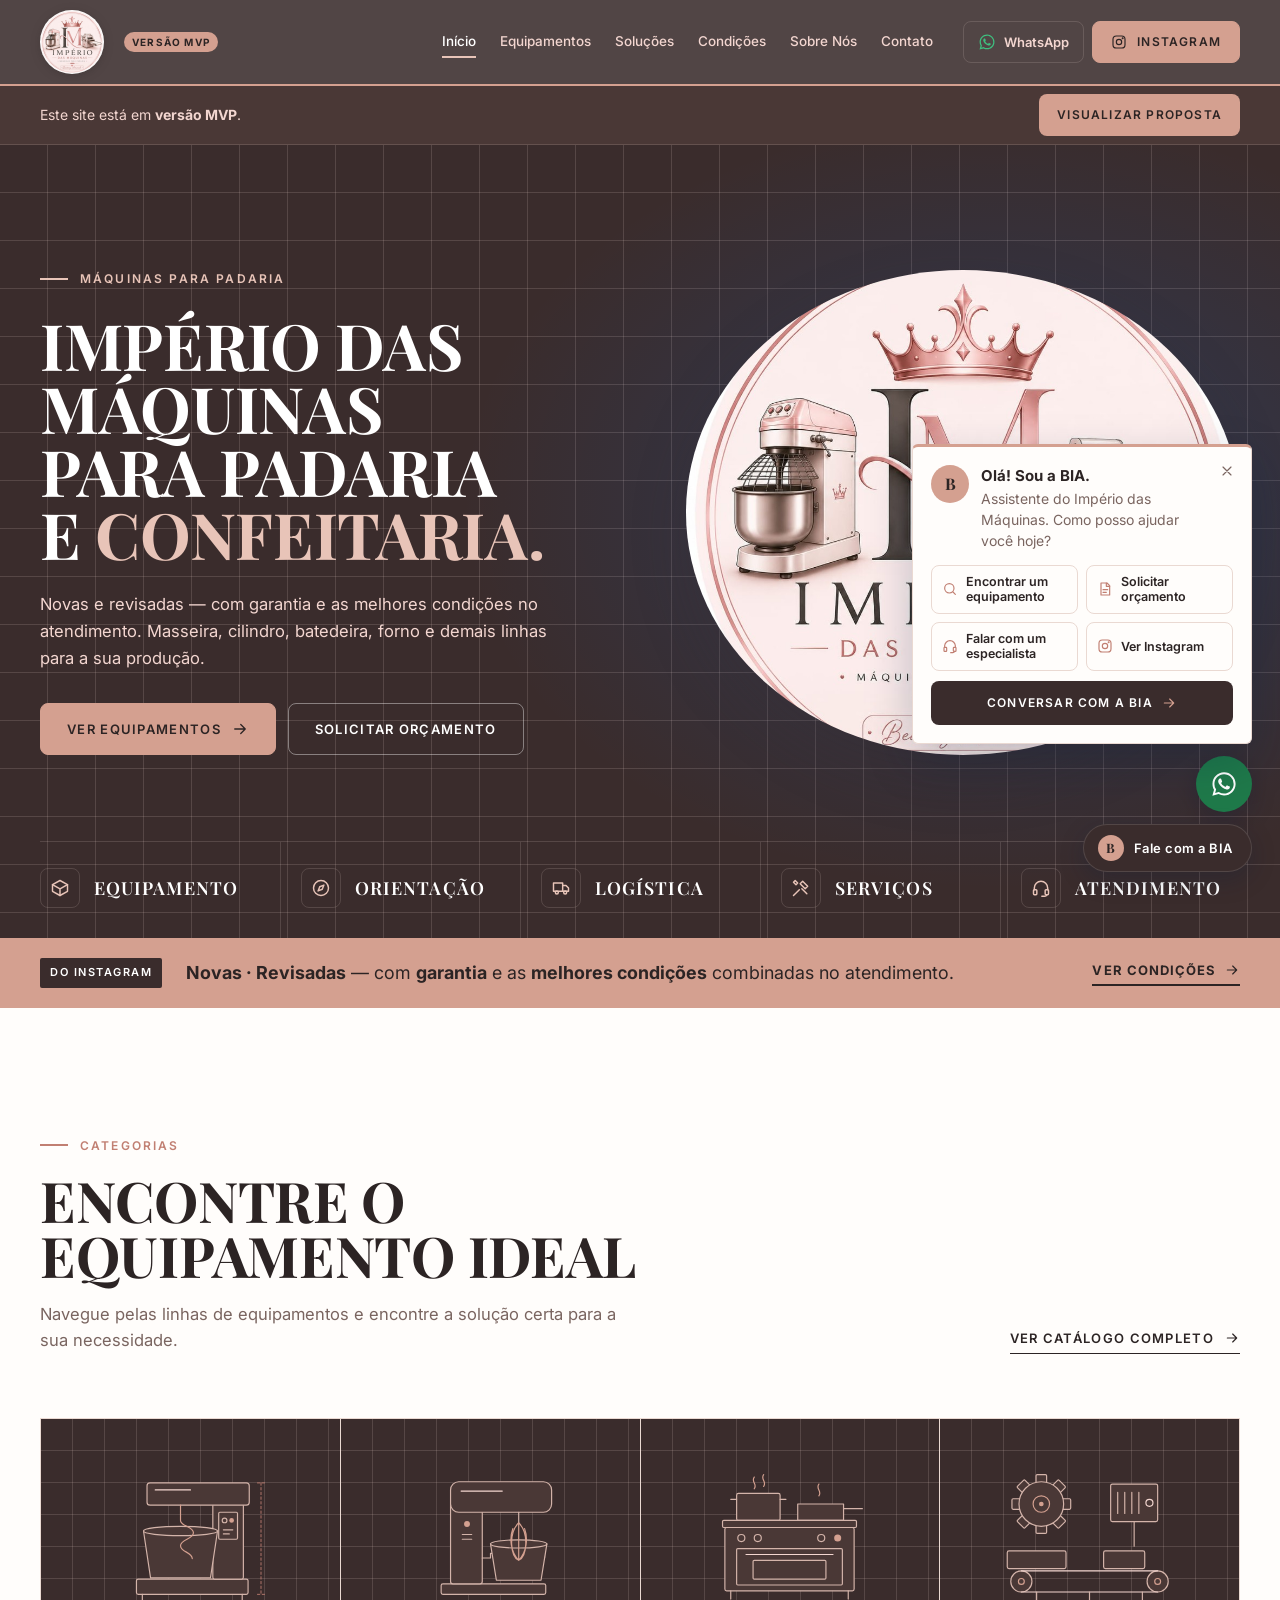
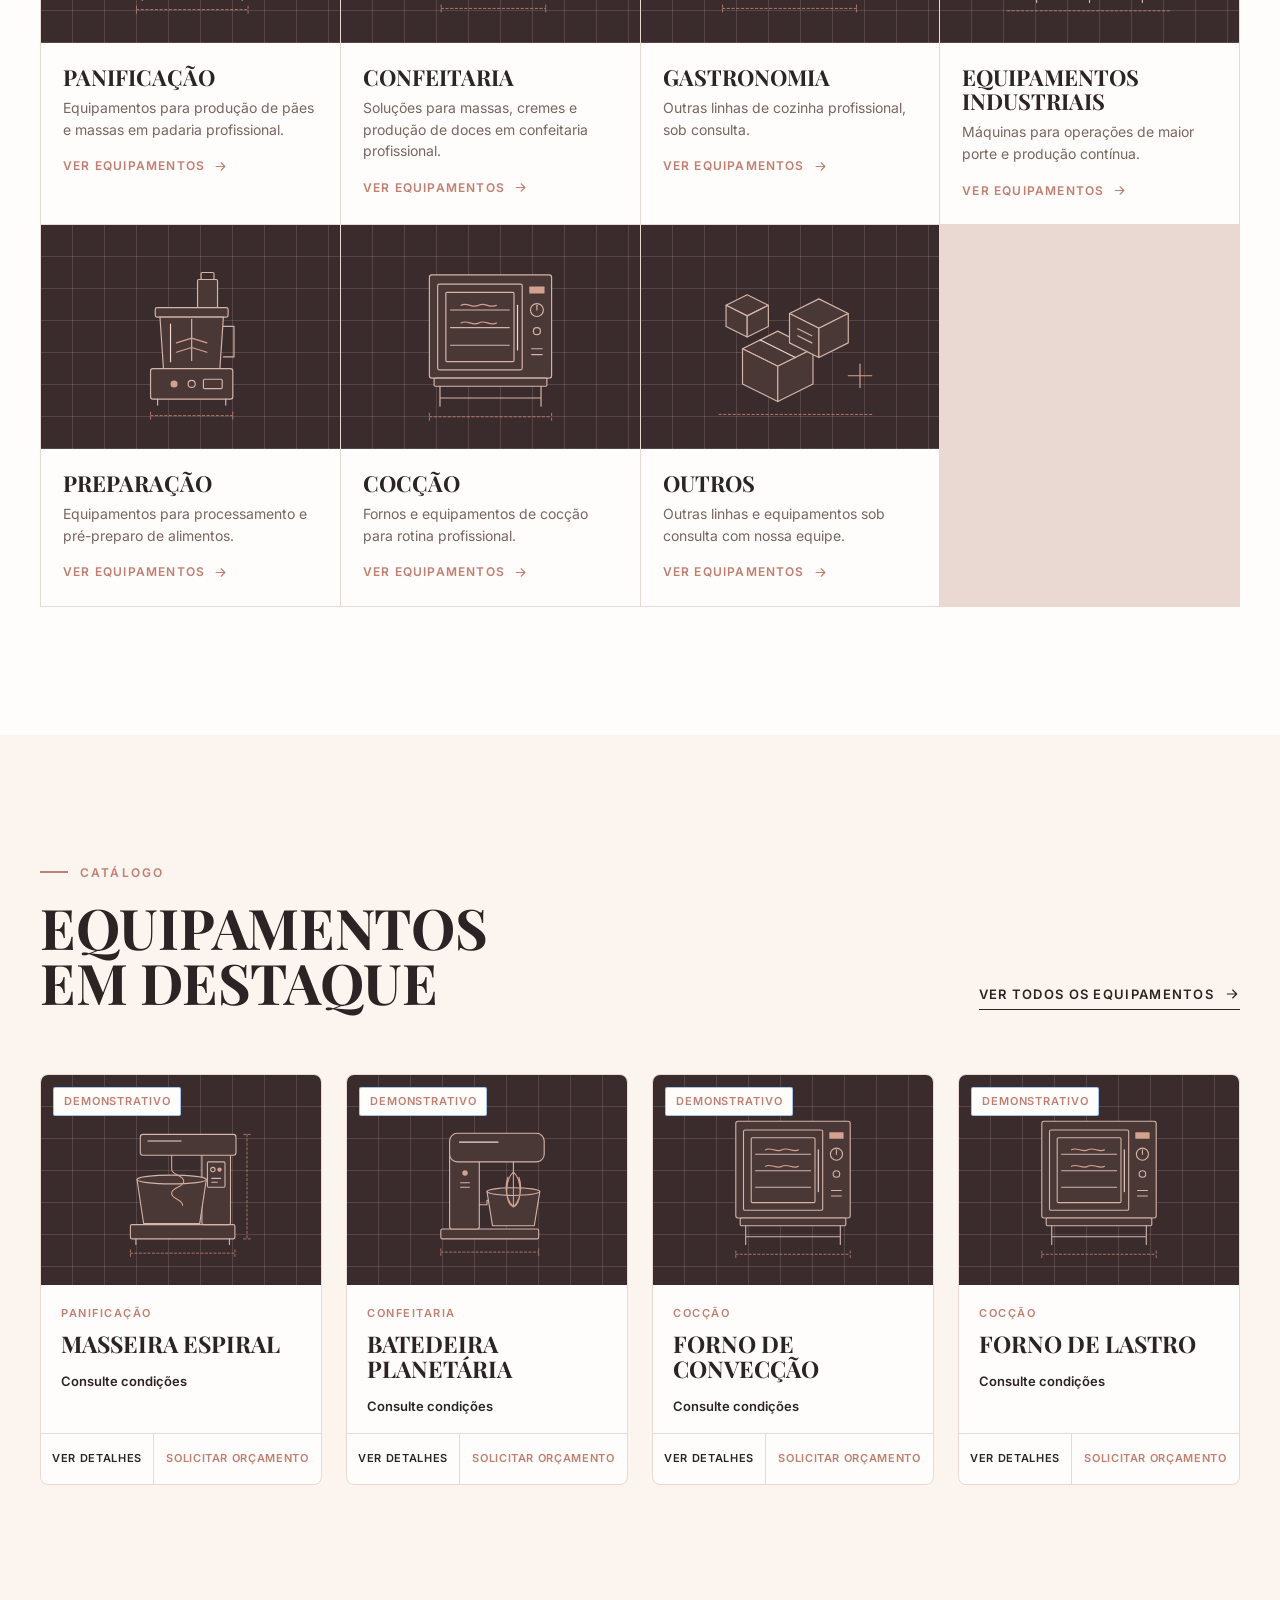
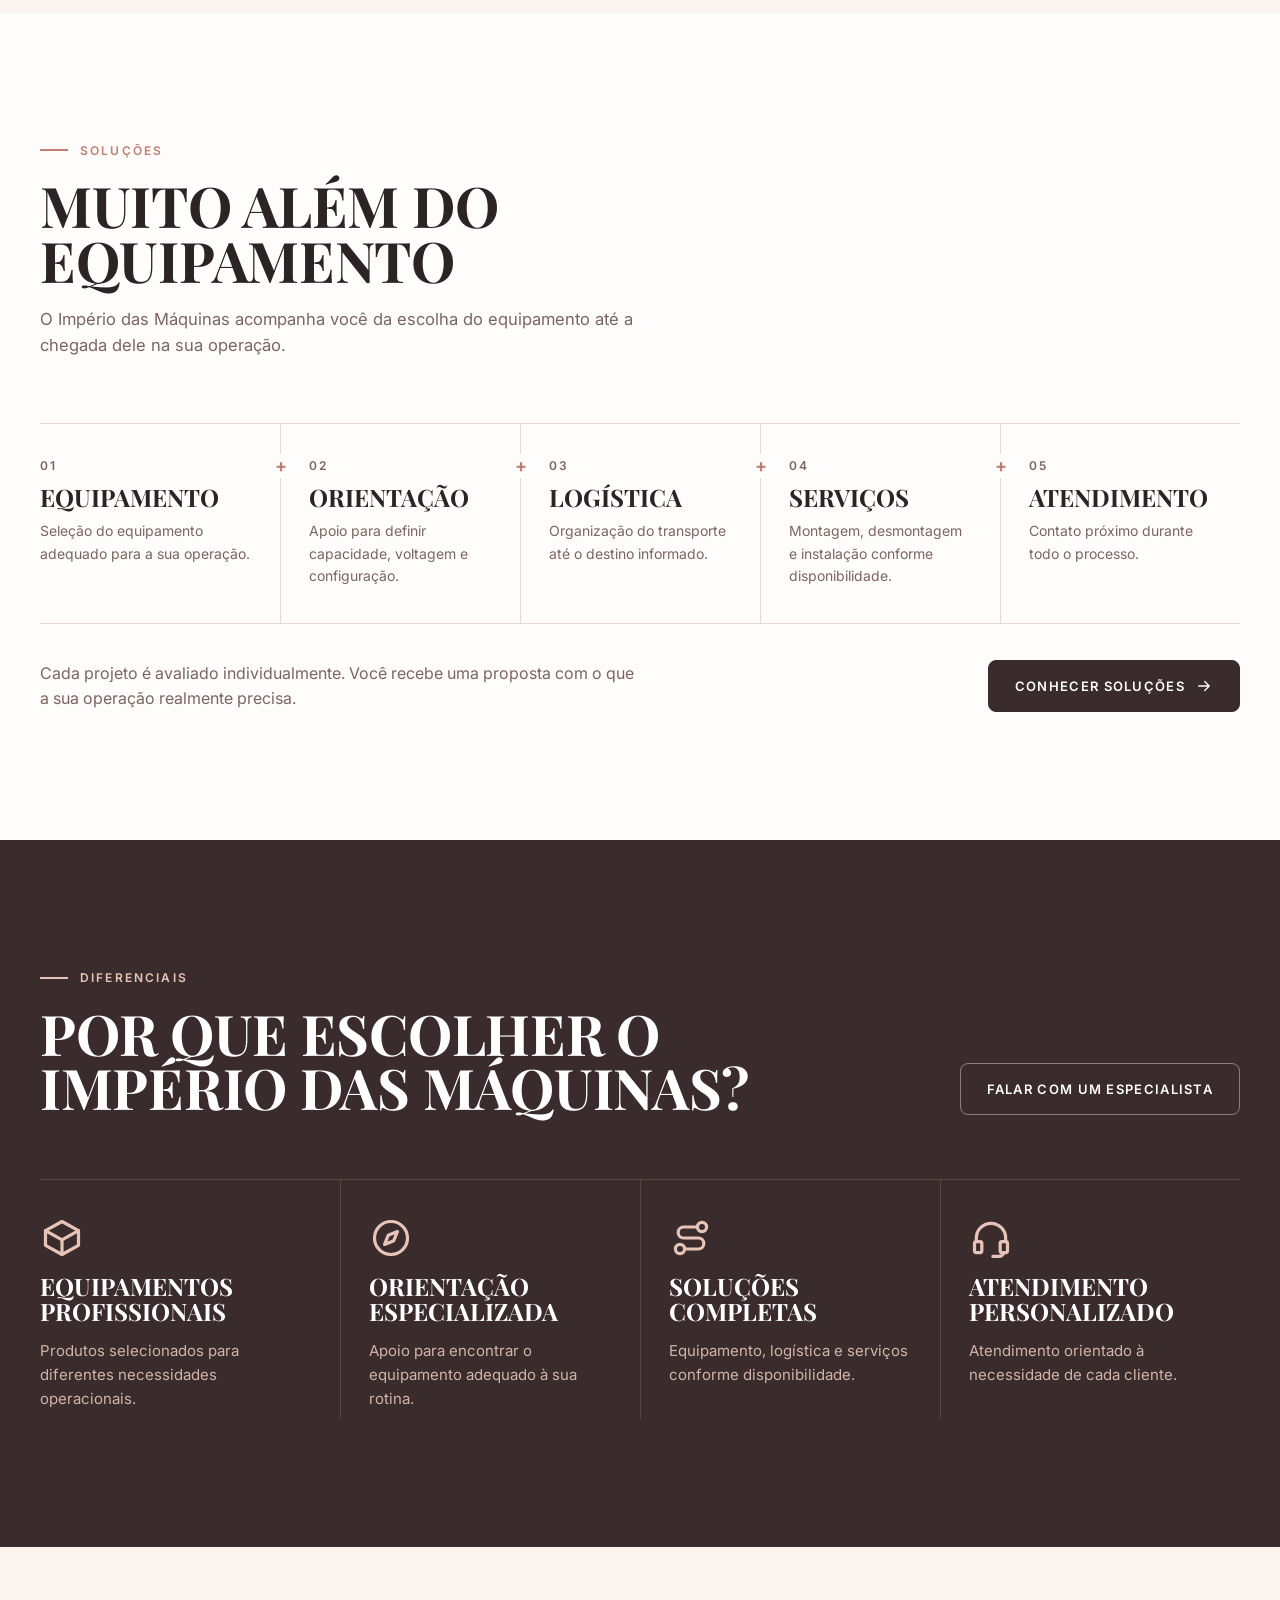
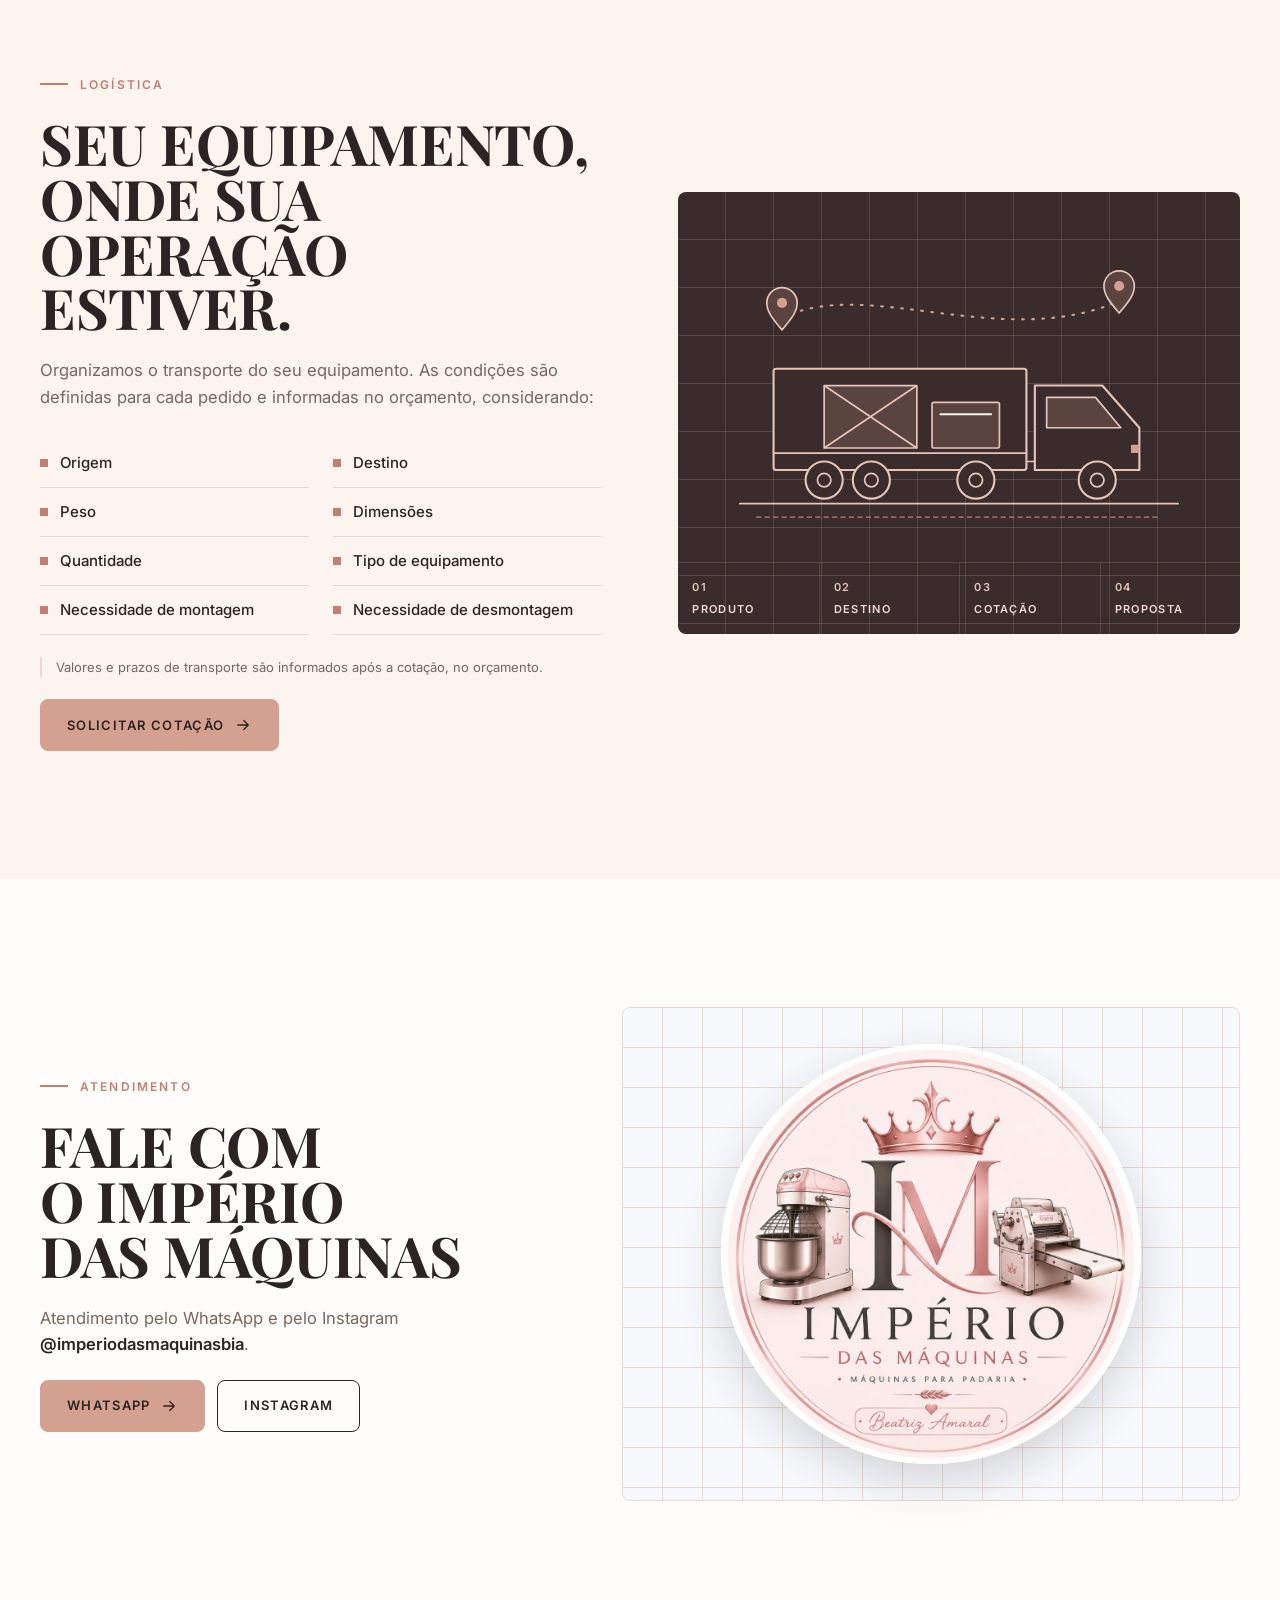
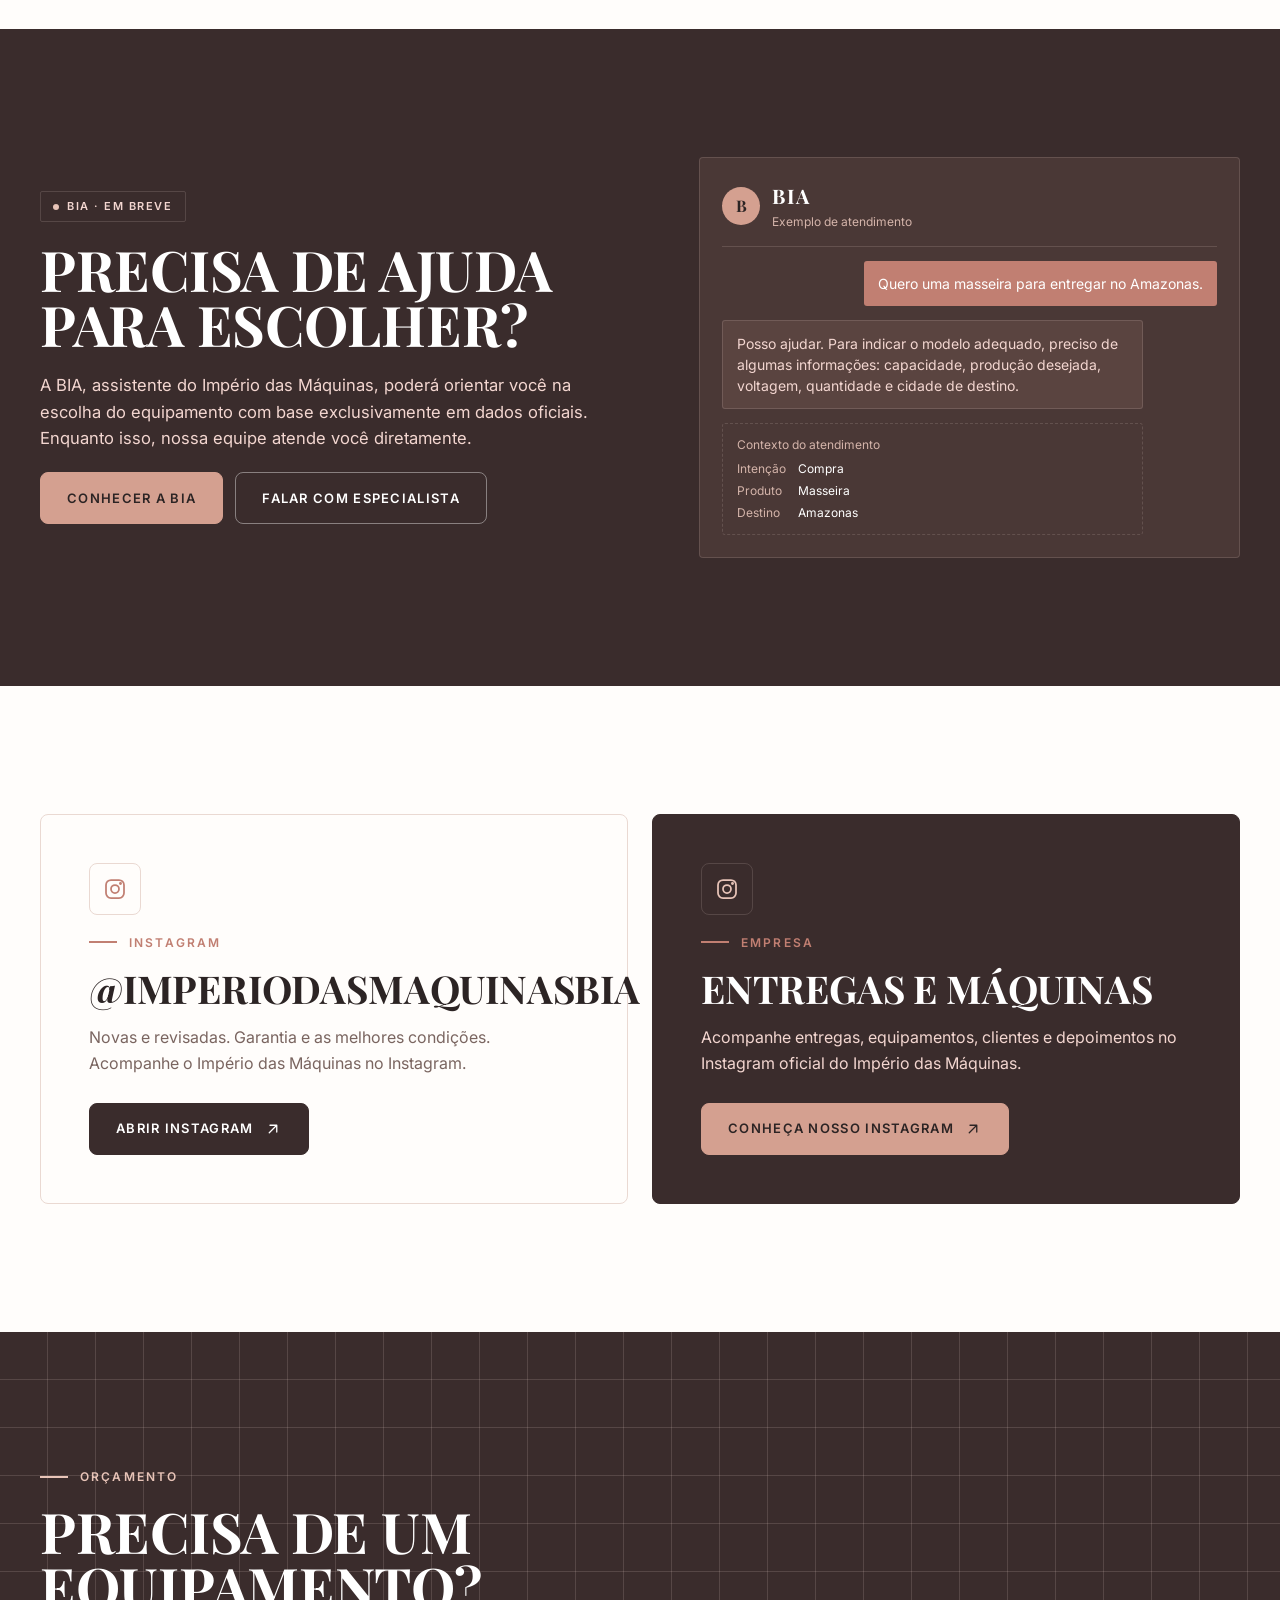
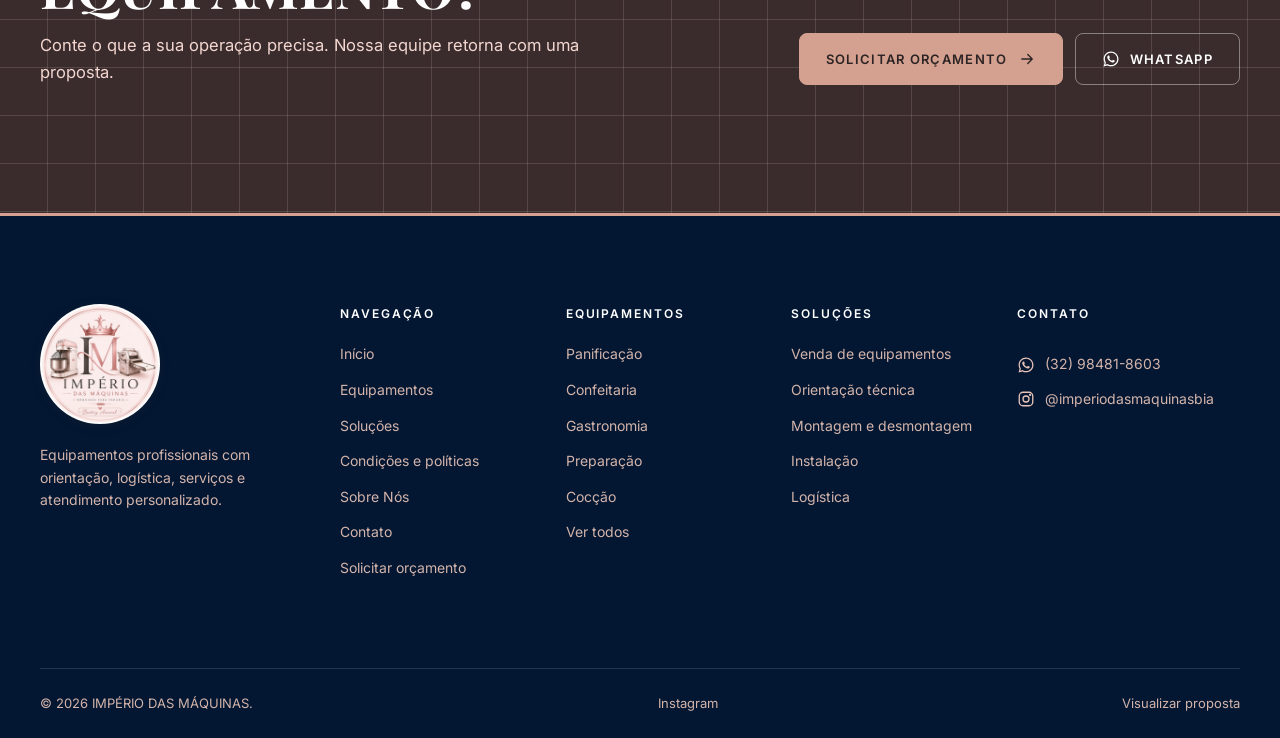
<file: index.html>
<!doctype html>
<html lang="pt-BR" data-root="">
<head>
  <meta charset="utf-8">
  <meta name="viewport" content="width=device-width, initial-scale=1">
  <title>Império das Máquinas | Padaria e confeitaria</title>
  <meta name="description" content="Império das Máquinas — máquinas para padaria. Novas e revisadas, com garantia. Beatriz Amaral. Instagram @imperiodasmaquinasbia.">
  <meta name="theme-color" content="#c48b7c">
  <link rel="icon" href="assets/images/logo-imperio.jpg" type="image/jpeg">
  <link rel="apple-touch-icon" href="assets/images/logo-imperio.jpg">
  <meta property="og:type" content="website">
  <meta property="og:locale" content="pt_BR">
  <meta property="og:site_name" content="Império das Máquinas">
  <meta property="og:title" content="Império das Máquinas | Padaria e confeitaria">
  <meta property="og:description" content="Equipamentos profissionais para padaria e confeitaria, com orientação, logística e serviços.">
  <meta property="og:image" content="assets/images/og-image.png">
  <meta name="twitter:card" content="summary_large_image">
  <link rel="preconnect" href="https://fonts.googleapis.com">
  <link rel="preconnect" href="https://fonts.gstatic.com" crossorigin>
  <link rel="stylesheet" href="https://fonts.googleapis.com/css2?family=Playfair+Display:ital,wght@0,600;0,700;1,500&family=Great+Vibes&family=Inter:wght@400;500;600&display=swap">
  <link rel="preload" as="image" href="assets/illustrations/hero.svg" type="image/svg+xml">
  <script>document.documentElement.classList.add('js');</script>
  <link rel="stylesheet" href="css/global.css">
  <link rel="stylesheet" href="css/header.css">
  <link rel="stylesheet" href="css/home.css">
  <link rel="stylesheet" href="css/products.css">
  <link rel="stylesheet" href="css/axia.css">
  <link rel="stylesheet" href="css/footer.css">
  <link rel="stylesheet" href="css/responsive.css">
</head>
<body data-page="home">
  <a class="skip-link" href="#conteudo">Pular para o conteúdo</a>

  <header class="site-header">
    <div class="container site-header__inner">
      <a class="brand" href="index.html" aria-label="Império das Máquinas — página inicial">
        <img class="brand__logo" src="assets/images/logo-imperio.jpg" width="480" height="445" alt="Império das Máquinas">
      </a>
      <nav class="nav" id="site-nav" aria-label="Navegação principal">
        <ul class="nav__list">
          <li><a class="nav__link" href="index.html" aria-current="page">Início</a></li>
          <li><a class="nav__link" href="pages/equipamentos.html">Equipamentos</a></li>
          <li><a class="nav__link" href="pages/solucoes.html">Soluções</a></li>
          <li><a class="nav__link" href="pages/condicoes.html">Condições</a></li>
          <li><a class="nav__link" href="pages/sobre.html">Sobre Nós</a></li>
          <li><a class="nav__link" href="pages/contato.html">Contato</a></li>
        </ul>
        <div class="nav__mobile-actions">
          <a class="btn btn--whatsapp" href="pages/contato.html#canais" data-whatsapp><span data-icon="whatsapp"></span>Falar pelo WhatsApp</a>
          <a class="btn" href="https://www.instagram.com/imperiodasmaquinasbia/" data-config-link="instagram" target="_blank" rel="noopener"><span data-icon="instagram"></span>Instagram</a>
        </div>
      </nav>
      <div class="header-actions">
        <a class="header-wa" href="pages/contato.html#canais" data-whatsapp><span data-icon="whatsapp"></span>WhatsApp</a>
        <a class="btn btn--sm header-client" href="https://www.instagram.com/imperiodasmaquinasbia/" data-config-link="instagram" target="_blank" rel="noopener"><span data-icon="instagram"></span>Instagram</a>
      </div>
      <button class="nav-toggle" type="button" aria-controls="site-nav" aria-expanded="false" aria-label="Abrir menu"><span></span></button>
    </div>
  </header>

  <main id="conteudo">
    <!-- HERO -->
    <section class="hero blueprint" aria-labelledby="hero-title">
      <div class="container">
        <div class="hero__grid">
          <div class="hero__content on-dark">
            <span class="eyebrow">Máquinas para padaria</span>
            <h1 id="hero-title" class="display h1">Império das Máquinas para padaria e <em>confeitaria.</em></h1>
            <p class="lead">Novas e revisadas — com garantia e as melhores condições no atendimento. Masseira, cilindro, batedeira, forno e demais linhas para a sua produção.</p>
            <div class="btn-row">
              <a class="btn" href="pages/equipamentos.html">Ver equipamentos <span class="arrow" data-icon="arrow"></span></a>
              <a class="btn btn--ghost-light" href="pages/orcamento.html">Solicitar orçamento</a>
            </div>
          </div>
          <!-- Para usar foto real: troque o src por assets/images/hero.webp e adicione a classe hero__visual--photo -->
          <div class="hero__visual hero__visual--photo">
            <img src="assets/images/logo-imperio.jpg" alt="Logo Império das Máquinas — Beatriz Amaral" width="640" height="640" fetchpriority="high">
          </div>
        </div>
        <ul class="pillars" aria-label="O que o Império das Máquinas oferece">
          <li class="pillar"><span class="pillar__icon" data-icon="box"></span><span class="pillar__label">Equipamento</span></li>
          <li class="pillar"><span class="pillar__icon" data-icon="compass"></span><span class="pillar__label">Orientação</span></li>
          <li class="pillar"><span class="pillar__icon" data-icon="truck"></span><span class="pillar__label">Logística</span></li>
          <li class="pillar"><span class="pillar__icon" data-icon="tools"></span><span class="pillar__label">Serviços</span></li>
          <li class="pillar"><span class="pillar__icon" data-icon="headset"></span><span class="pillar__label">Atendimento</span></li>
        </ul>
      </div>
    </section>

    <!-- CONDIÇÃO DE PAGAMENTO -->
    <section class="paybar" aria-label="Condição de pagamento">
      <div class="container paybar__inner">
        <span class="paybar__badge">Do Instagram</span>
        <p class="paybar__text"><strong>Novas · Revisadas</strong> — com <strong>garantia</strong> e as <strong>melhores condições</strong> combinadas no atendimento.</p>
        <a class="paybar__link" href="pages/condicoes.html">Ver condições <span data-icon="arrow"></span></a>
      </div>
    </section>

    <!-- CATEGORIAS -->
    <section class="section" aria-labelledby="cat-title">
      <div class="container">
        <div class="section-head section-head--split">
          <div class="section-head reveal" style="margin:0">
            <span class="eyebrow">Categorias</span>
            <h2 id="cat-title" class="display h2">Encontre o equipamento ideal</h2>
            <p class="lead">Navegue pelas linhas de equipamentos e encontre a solução certa para a sua necessidade.</p>
          </div>
          <a class="link-arrow reveal" href="pages/equipamentos.html">Ver catálogo completo <span data-icon="arrow"></span></a>
        </div>
        <div class="cat-grid" data-categories></div>
      </div>
    </section>

    <!-- DESTAQUES -->
    <section class="section section--muted" aria-labelledby="feat-title">
      <div class="container">
        <div class="section-head section-head--split">
          <div class="section-head reveal" style="margin:0">
            <span class="eyebrow">Catálogo</span>
            <h2 id="feat-title" class="display h2">Equipamentos em destaque</h2>
          </div>
          <a class="link-arrow reveal" href="pages/equipamentos.html">Ver todos os equipamentos <span data-icon="arrow"></span></a>
        </div>
        <div class="product-grid product-grid--4" data-featured></div>
      </div>
    </section>

    <!-- MUITO ALÉM DO EQUIPAMENTO -->
    <section class="section" aria-labelledby="sol-title">
      <div class="container">
        <div class="section-head reveal">
          <span class="eyebrow">Soluções</span>
          <h2 id="sol-title" class="display h2">Muito além do equipamento</h2>
          <p class="lead">O Império das Máquinas acompanha você da escolha do equipamento até a chegada dele na sua operação.</p>
        </div>
        <ol class="chain">
          <li class="chain__item reveal"><span class="chain__index">01</span><h3 class="chain__title">Equipamento</h3><p class="chain__text">Seleção do equipamento adequado para a sua operação.</p></li>
          <li class="chain__item reveal" style="--delay:.06s"><span class="chain__index">02</span><h3 class="chain__title">Orientação</h3><p class="chain__text">Apoio para definir capacidade, voltagem e configuração.</p></li>
          <li class="chain__item reveal" style="--delay:.12s"><span class="chain__index">03</span><h3 class="chain__title">Logística</h3><p class="chain__text">Organização do transporte até o destino informado.</p></li>
          <li class="chain__item reveal" style="--delay:.18s"><span class="chain__index">04</span><h3 class="chain__title">Serviços</h3><p class="chain__text">Montagem, desmontagem e instalação conforme disponibilidade.</p></li>
          <li class="chain__item reveal" style="--delay:.24s"><span class="chain__index">05</span><h3 class="chain__title">Atendimento</h3><p class="chain__text">Contato próximo durante todo o processo.</p></li>
        </ol>
        <div class="chain-foot reveal">
          <p>Cada projeto é avaliado individualmente. Você recebe uma proposta com o que a sua operação realmente precisa.</p>
          <a class="btn btn--dark" href="pages/solucoes.html">Conhecer soluções <span class="arrow" data-icon="arrow"></span></a>
        </div>
      </div>
    </section>

    <!-- DIFERENCIAIS -->
    <section class="section section--dark" aria-labelledby="diff-title">
      <div class="container">
        <div class="section-head section-head--split">
          <div class="section-head reveal" style="margin:0">
            <span class="eyebrow">Diferenciais</span>
            <h2 id="diff-title" class="display h2">Por que escolher o Império das Máquinas?</h2>
          </div>
          <a class="btn btn--ghost-light reveal" href="pages/contato.html#canais" data-whatsapp>Falar com um especialista</a>
        </div>
        <div class="diff-grid">
          <article class="diff reveal"><span class="diff__icon" data-icon="box"></span><h3 class="diff__title">Equipamentos profissionais</h3><p class="diff__text">Produtos selecionados para diferentes necessidades operacionais.</p></article>
          <article class="diff reveal" style="--delay:.06s"><span class="diff__icon" data-icon="compass"></span><h3 class="diff__title">Orientação especializada</h3><p class="diff__text">Apoio para encontrar o equipamento adequado à sua rotina.</p></article>
          <article class="diff reveal" style="--delay:.12s"><span class="diff__icon" data-icon="route"></span><h3 class="diff__title">Soluções completas</h3><p class="diff__text">Equipamento, logística e serviços conforme disponibilidade.</p></article>
          <article class="diff reveal" style="--delay:.18s"><span class="diff__icon" data-icon="headset"></span><h3 class="diff__title">Atendimento personalizado</h3><p class="diff__text">Atendimento orientado à necessidade de cada cliente.</p></article>
        </div>
      </div>
    </section>

    <!-- LOGÍSTICA -->
    <section class="section section--muted" aria-labelledby="log-title">
      <div class="container logistics">
        <div class="logistics__content reveal">
          <span class="eyebrow">Logística</span>
          <h2 id="log-title" class="display h2">Seu equipamento, onde sua operação estiver.</h2>
          <p class="lead">Organizamos o transporte do seu equipamento. As condições são definidas para cada pedido e informadas no orçamento, considerando:</p>
          <ul class="factor-list">
            <li>Origem</li><li>Destino</li><li>Peso</li><li>Dimensões</li><li>Quantidade</li><li>Tipo de equipamento</li><li>Necessidade de montagem</li><li>Necessidade de desmontagem</li>
          </ul>
          <p class="note">Valores e prazos de transporte são informados após a cotação, no orçamento.</p>
          <a class="btn" href="pages/orcamento.html">Solicitar cotação <span class="arrow" data-icon="arrow"></span></a>
        </div>
        <div class="logistics__visual blueprint reveal" style="--delay:.1s">
          <img src="assets/illustrations/logistica.svg" alt="Ilustração de caminhão transportando equipamentos entre origem e destino" width="560" height="320" loading="lazy">
          <ol class="flow">
            <li><span>01</span>Produto</li>
            <li><span>02</span>Destino</li>
            <li><span>03</span>Cotação</li>
            <li><span>04</span>Proposta</li>
          </ol>
        </div>
      </div>
    </section>

    <section class="section" aria-labelledby="presence-title">
      <div class="container presence">
        <div class="presence__content reveal">
          <span class="eyebrow">Atendimento</span>
          <h2 id="presence-title" class="display h2">Fale com o Império das Máquinas</h2>
          <p class="lead">Atendimento pelo WhatsApp e pelo Instagram <strong>@imperiodasmaquinasbia</strong>.</p>
          <div class="btn-row">
            <a class="btn" href="pages/contato.html#canais" data-whatsapp>WhatsApp <span class="arrow" data-icon="arrow"></span></a>
            <a class="btn btn--ghost" href="https://www.instagram.com/imperiodasmaquinasbia/" data-config-link="instagram" target="_blank" rel="noopener">Instagram</a>
          </div>
        </div>
        <div class="presence__map reveal" style="--delay:.1s">
          <img src="assets/images/logo-imperio.jpg" alt="Logo circular Império das Máquinas" width="480" height="480" loading="lazy" style="width:min(420px,100%);height:auto;border-radius:50%;margin:0 auto;display:block;box-shadow:0 16px 48px rgba(58,44,44,.18)">
        </div>
      </div>
    </section>

    <!-- BIA -->
    <section class="section section--dark" aria-labelledby="axia-title-home">
      <div class="container axia-band">
        <div class="axia-band__content reveal">
          <span class="badge-soon">BIA · Em breve</span>
          <h2 id="axia-title-home" class="display h2" style="color:#fff">Precisa de ajuda para escolher?</h2>
          <p class="lead">A BIA, assistente do Império das Máquinas, poderá orientar você na escolha do equipamento com base exclusivamente em dados oficiais. Enquanto isso, nossa equipe atende você diretamente.</p>
          <div class="btn-row">
            <button type="button" class="btn" data-axia-open>Conhecer a BIA</button>
            <a class="btn btn--ghost-light" href="pages/contato.html#canais" data-whatsapp>Falar com especialista</a>
          </div>
        </div>
        <div class="axia-mock reveal" style="--delay:.1s" aria-label="Exemplo ilustrativo de atendimento da BIA" role="img">
          <div class="axia-mock__head"><span class="axia__avatar" aria-hidden="true">B</span><div><strong>BIA</strong><small>Exemplo de atendimento</small></div></div>
          <p class="bubble bubble--user">Quero uma masseira para entregar no Amazonas.</p>
          <p class="bubble bubble--bot">Posso ajudar. Para indicar o modelo adequado, preciso de algumas informações: capacidade, produção desejada, voltagem, quantidade e cidade de destino.</p>
          <div class="bubble bubble--meta">
            Contexto do atendimento
            <dl><dt>Intenção</dt><dd>Compra</dd><dt>Produto</dt><dd>Masseira</dd><dt>Destino</dt><dd>Amazonas</dd></dl>
          </div>
        </div>
      </div>
    </section>

    <!-- CLIENTES + INSTAGRAM -->
    <section class="section" aria-label="Instagram">
      <div class="container duo">
        <article class="panel reveal">
          <span class="panel__icon" data-icon="instagram"></span>
          <span class="eyebrow">Instagram</span>
          <h2 class="display">@imperiodasmaquinasbia</h2>
          <p>Novas e revisadas. Garantia e as melhores condições. Acompanhe o Império das Máquinas no Instagram.</p>
          <div class="btn-row">
            <a class="btn btn--dark" href="https://www.instagram.com/imperiodasmaquinasbia/" data-config-link="instagram" target="_blank" rel="noopener">Abrir Instagram <span class="arrow" data-icon="arrow-up-right"></span></a>
          </div>
        </article>
        <article class="panel panel--dark reveal" style="--delay:.08s">
          <span class="panel__icon" data-icon="instagram"></span>
          <span class="eyebrow">Empresa</span>
          <h2 class="display">Entregas e máquinas</h2>
          <p>Acompanhe entregas, equipamentos, clientes e depoimentos no Instagram oficial do Império das Máquinas.</p>
          <div class="btn-row">
            <a class="btn" href="https://www.instagram.com/imperiodasmaquinasbia/" data-config-link="instagram" target="_blank" rel="noopener">Conheça nosso Instagram <span class="arrow" data-icon="arrow-up-right"></span></a>
          </div>
        </article>
      </div>
    </section>

    <!-- CTA FINAL -->
    <section class="section cta-final blueprint" aria-labelledby="cta-title">
      <div class="container cta-final__inner on-dark">
        <div class="reveal">
          <span class="eyebrow">Orçamento</span>
          <h2 id="cta-title" class="display h2" style="margin-top:18px">Precisa de um equipamento?</h2>
          <p class="lead">Conte o que a sua operação precisa. Nossa equipe retorna com uma proposta.</p>
        </div>
        <div class="btn-row reveal" style="--delay:.08s">
          <a class="btn" href="pages/orcamento.html">Solicitar orçamento <span class="arrow" data-icon="arrow"></span></a>
          <a class="btn btn--ghost-light" href="pages/contato.html#canais" data-whatsapp><span data-icon="whatsapp"></span>WhatsApp</a>
        </div>
      </div>
    </section>
  </main>

  <footer class="site-footer">
    <div class="container">
      <div class="footer-top">
        <div class="footer-brand">
          <a class="brand" href="index.html" aria-label="Império das Máquinas — página inicial">
            <img class="brand__logo brand__logo--footer" src="assets/images/logo-imperio.jpg" width="480" height="445" alt="Império das Máquinas">
          </a>
          <p>Equipamentos profissionais com orientação, logística, serviços e atendimento personalizado.</p>
        </div>
        <nav class="footer-col" aria-label="Navegação do rodapé">
          <h2>Navegação</h2>
          <ul>
            <li><a href="index.html">Início</a></li>
            <li><a href="pages/equipamentos.html">Equipamentos</a></li>
            <li><a href="pages/solucoes.html">Soluções</a></li>
            <li><a href="pages/condicoes.html">Condições e políticas</a></li>
            <li><a href="pages/sobre.html">Sobre Nós</a></li>
            <li><a href="pages/contato.html">Contato</a></li>
            <li><a href="pages/orcamento.html">Solicitar orçamento</a></li>
          </ul>
        </nav>
        <div class="footer-col">
          <h2>Equipamentos</h2>
          <ul>
            <li><a href="pages/equipamentos.html?categoria=panificacao">Panificação</a></li>
            <li><a href="pages/equipamentos.html?categoria=confeitaria">Confeitaria</a></li>
            <li><a href="pages/equipamentos.html?categoria=gastronomia">Gastronomia</a></li>
            <li><a href="pages/equipamentos.html?categoria=preparacao">Preparação</a></li>
            <li><a href="pages/equipamentos.html?categoria=coccao">Cocção</a></li>
            <li><a href="pages/equipamentos.html">Ver todos</a></li>
          </ul>
        </div>
        <div class="footer-col">
          <h2>Soluções</h2>
          <ul>
            <li><a href="pages/solucoes.html#venda">Venda de equipamentos</a></li>
            <li><a href="pages/solucoes.html#orientacao">Orientação técnica</a></li>
            <li><a href="pages/solucoes.html#montagem">Montagem e desmontagem</a></li>
            <li><a href="pages/solucoes.html#instalacao">Instalação</a></li>
            <li><a href="pages/solucoes.html#logistica">Logística</a></li>
          </ul>
        </div>
        <div class="footer-col footer-contact">
          <h2>Contato</h2>
          <a href="pages/contato.html#canais" data-whatsapp><span data-icon="whatsapp"></span><span data-whatsapp-number>WhatsApp</span></a>
          <a data-config-link="email" hidden><span data-icon="mail"></span><span data-label></span></a>
          <a data-config-link="telefone" hidden><span data-icon="phone"></span><span data-label></span></a>
          <a href="https://www.instagram.com/imperiodasmaquinasbia/" data-config-link="instagram" target="_blank" rel="noopener"><span data-icon="instagram"></span>@imperiodasmaquinasbia</a>
        </div>
      </div>
      <div class="footer-bottom">
        <p>© <span data-year>2026</span> IMPÉRIO DAS MÁQUINAS. <span data-empresa-cnpj></span></p>
        <a href="https://www.instagram.com/imperiodasmaquinasbia/" data-config-link="instagram" target="_blank" rel="noopener">Instagram</a>
      </div>
    </div>
  </footer>

  <script src="js/config.js"></script>
  <script src="js/icons.js"></script>
  <script src="js/whatsapp.js"></script>
  <script src="js/data/categories.js"></script>
  <script src="js/data/products.js"></script>
  <script src="js/services/product-service.js"></script>
  <script src="js/services/axia-service.js"></script>
  <script src="js/data/brasil-mapa.js"></script>
  <script src="js/main.js"></script>
  <script src="js/products.js"></script>
  <script src="js/map.js"></script>
  <script src="js/axia.js"></script>
</body>
</html>
</file>
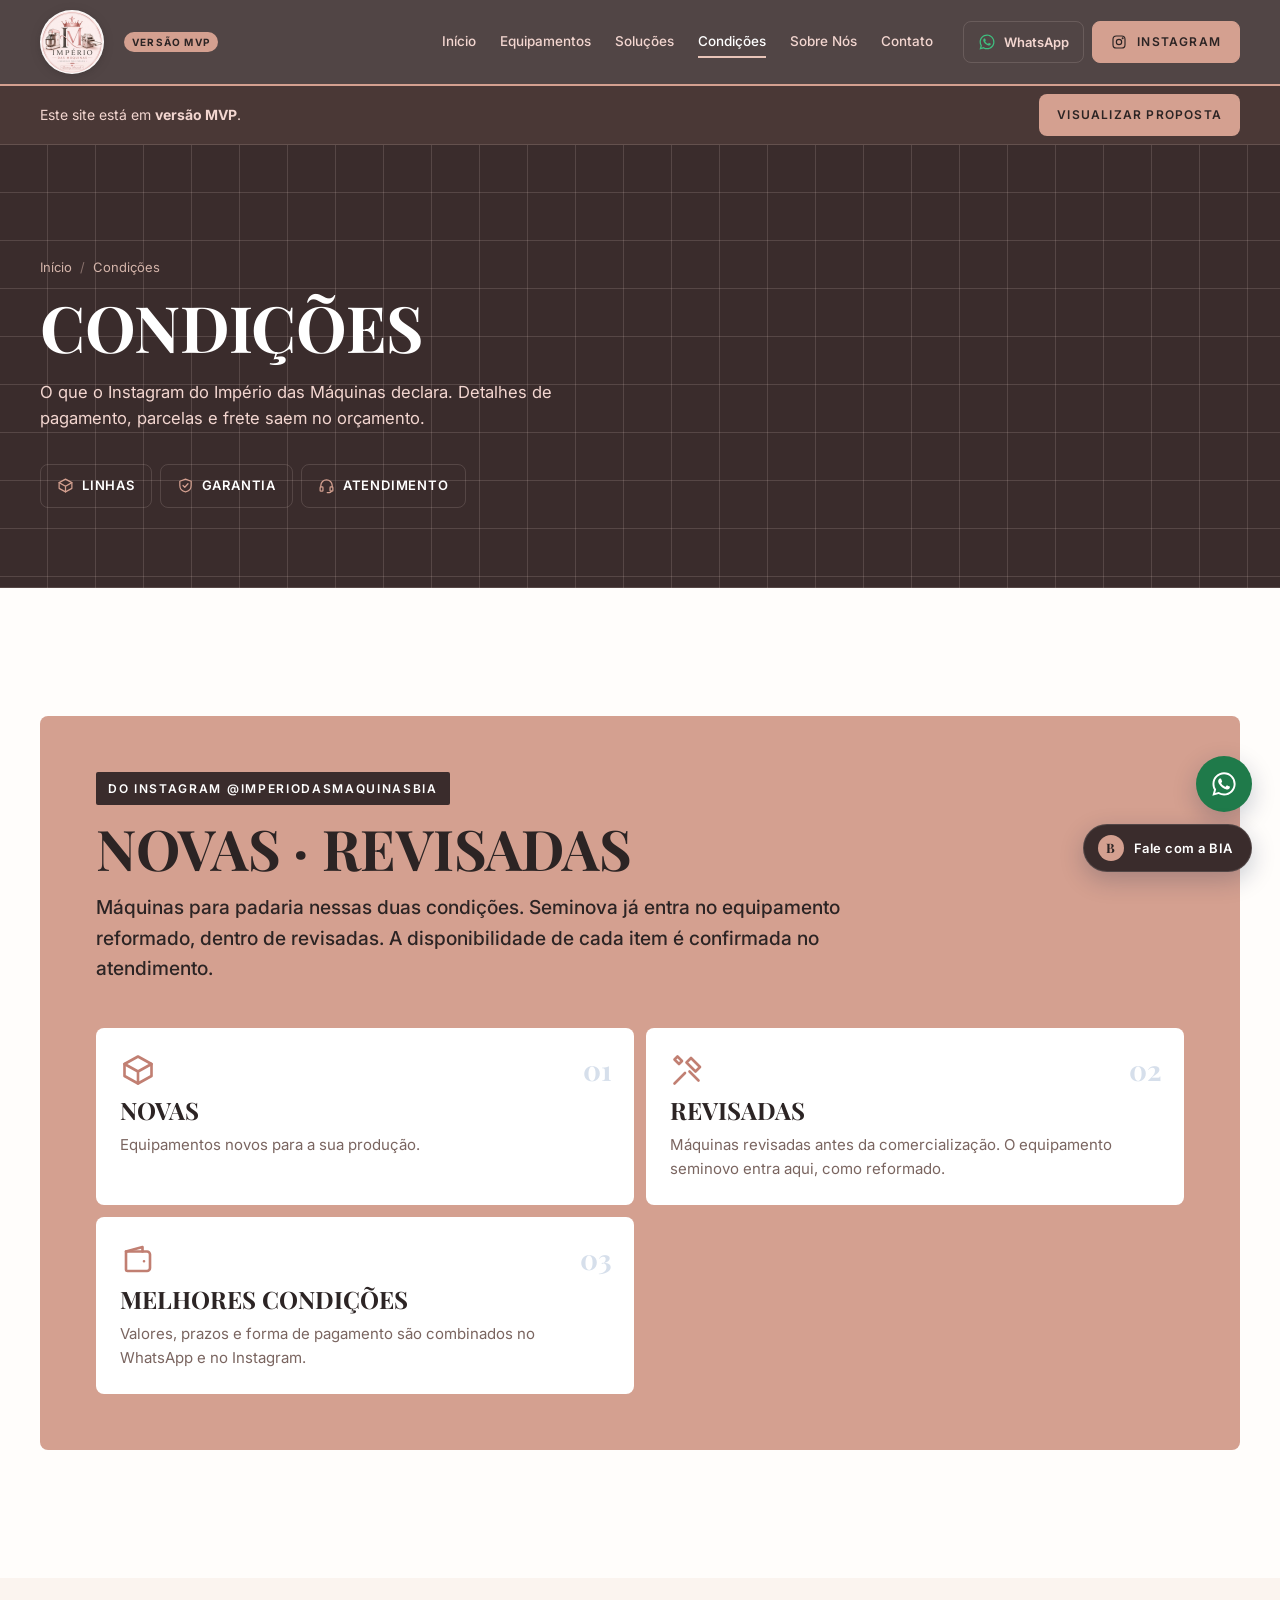
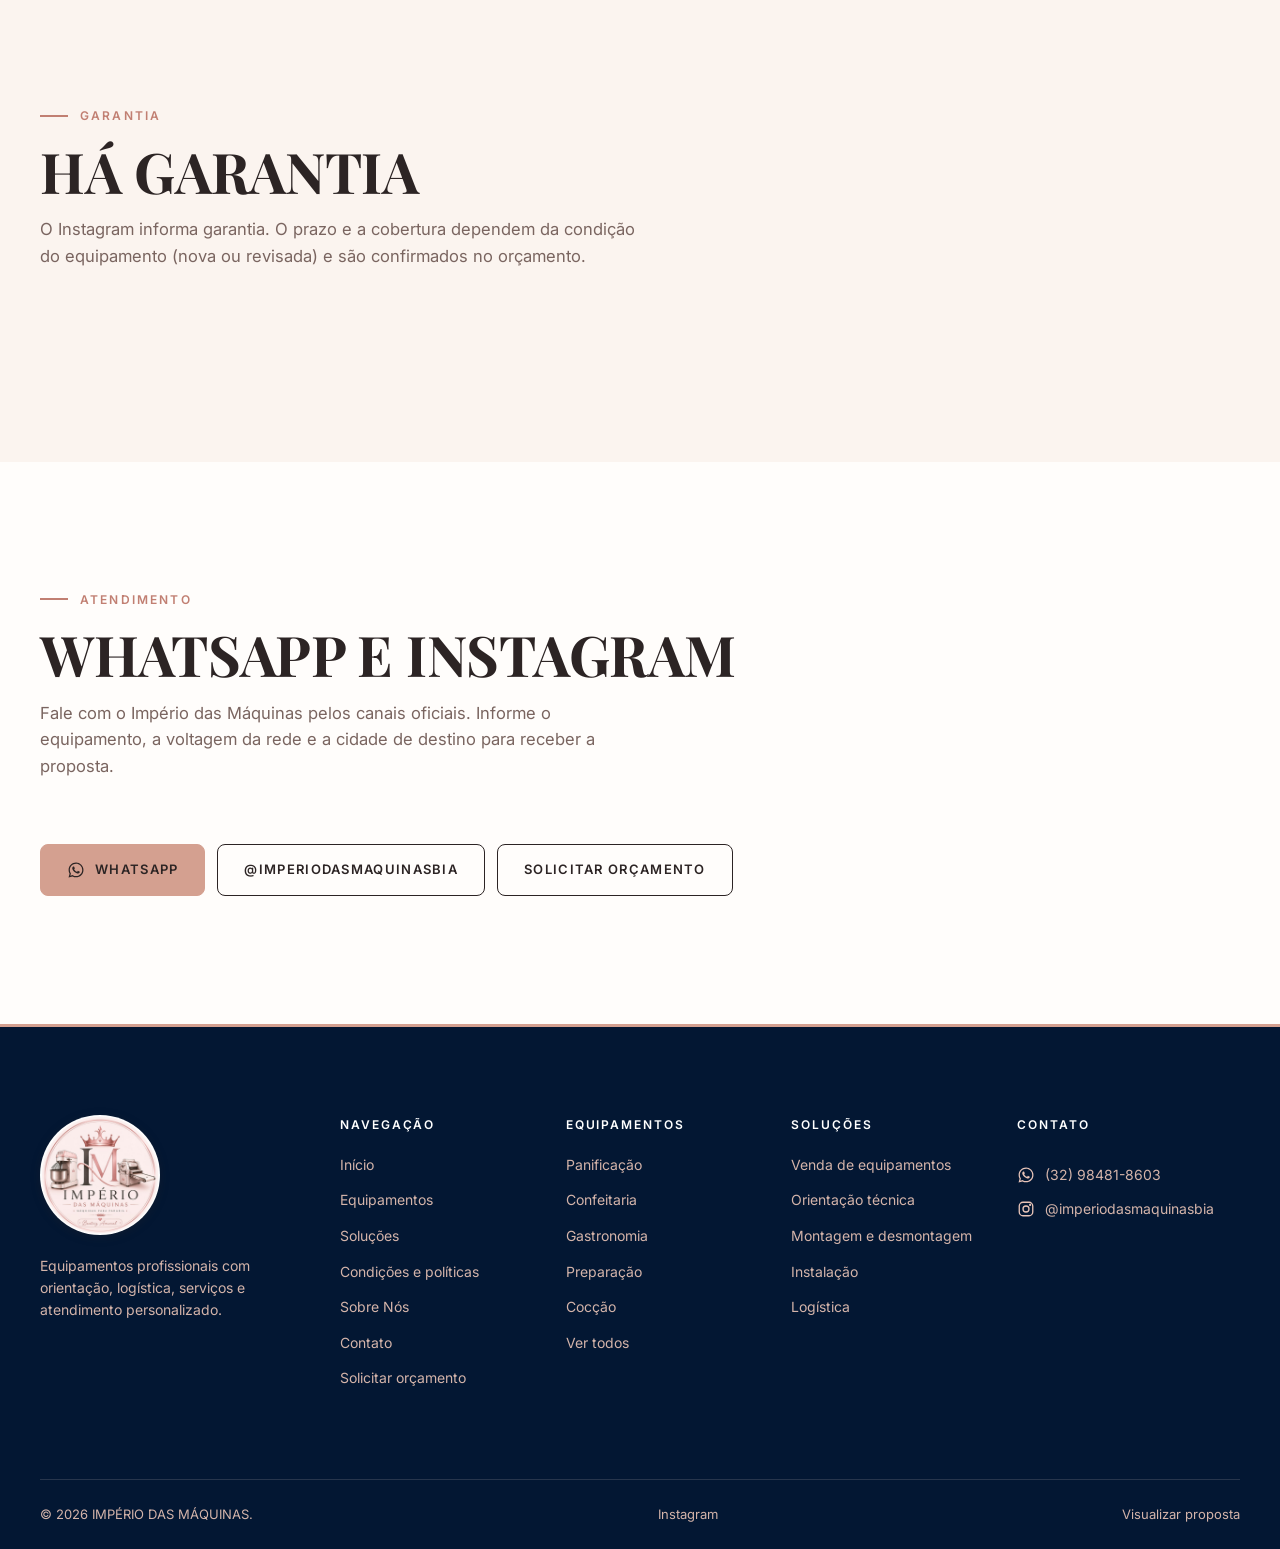
<file: pages/condicoes.html>
<!doctype html>
<html lang="pt-BR" data-root="../">
<head>
  <meta charset="utf-8">
  <meta name="viewport" content="width=device-width, initial-scale=1">
  <title>Condições e Políticas | Império das Máquinas</title>
  <meta name="description" content="Império das Máquinas: novas e revisadas, com garantia e as melhores condições no atendimento.">
  <meta name="theme-color" content="#c48b7c">
  <link rel="icon" href="../assets/images/logo-imperio.jpg" type="image/jpeg">
  <link rel="apple-touch-icon" href="../assets/images/logo-imperio.jpg">
  <meta property="og:type" content="website">
  <meta property="og:locale" content="pt_BR">
  <meta property="og:site_name" content="Império das Máquinas">
  <meta property="og:title" content="Condições e Políticas | Império das Máquinas">
  <meta property="og:description" content="Pagamento, frete, recebimento, garantia e regras de manuseio dos equipamentos Império das Máquinas.">
  <meta property="og:image" content="../assets/images/og-image.png">
  <meta name="twitter:card" content="summary_large_image">
  <link rel="preconnect" href="https://fonts.googleapis.com">
  <link rel="preconnect" href="https://fonts.gstatic.com" crossorigin>
  <link rel="stylesheet" href="https://fonts.googleapis.com/css2?family=Playfair+Display:ital,wght@0,600;0,700;1,500&family=Great+Vibes&family=Inter:wght@400;500;600&display=swap">
  <script>document.documentElement.classList.add('js');</script>
  <link rel="stylesheet" href="../css/global.css">
  <link rel="stylesheet" href="../css/header.css">
  <link rel="stylesheet" href="../css/home.css">
  <link rel="stylesheet" href="../css/policies.css">
  <link rel="stylesheet" href="../css/axia.css">
  <link rel="stylesheet" href="../css/footer.css">
  <link rel="stylesheet" href="../css/responsive.css">
</head>
<body data-page="condicoes">
  <a class="skip-link" href="#conteudo">Pular para o conteúdo</a>

  <header class="site-header">
    <div class="container site-header__inner">
      <a class="brand" href="../index.html" aria-label="Império das Máquinas — página inicial">
        <img class="brand__logo" src="../assets/images/logo-imperio.jpg" width="480" height="445" alt="Império das Máquinas">
      </a>
      <nav class="nav" id="site-nav" aria-label="Navegação principal">
        <ul class="nav__list">
          <li><a class="nav__link" href="../index.html">Início</a></li>
          <li><a class="nav__link" href="equipamentos.html">Equipamentos</a></li>
          <li><a class="nav__link" href="solucoes.html">Soluções</a></li>
          <li><a class="nav__link" href="condicoes.html" aria-current="page">Condições</a></li>
          <li><a class="nav__link" href="sobre.html">Sobre Nós</a></li>
          <li><a class="nav__link" href="contato.html">Contato</a></li>
        </ul>
        <div class="nav__mobile-actions">
          <a class="btn btn--whatsapp" href="contato.html#canais" data-whatsapp><span data-icon="whatsapp"></span>Falar pelo WhatsApp</a>
          <a class="btn" href="https://www.instagram.com/imperiodasmaquinasbia/" data-config-link="instagram" target="_blank" rel="noopener"><span data-icon="instagram"></span>Instagram</a>
        </div>
      </nav>
      <div class="header-actions">
        <a class="header-wa" href="contato.html#canais" data-whatsapp><span data-icon="whatsapp"></span>WhatsApp</a>
        <a class="btn btn--sm header-client" href="https://www.instagram.com/imperiodasmaquinasbia/" data-config-link="instagram" target="_blank" rel="noopener"><span data-icon="instagram"></span>Instagram</a>
      </div>
      <button class="nav-toggle" type="button" aria-controls="site-nav" aria-expanded="false" aria-label="Abrir menu"><span></span></button>
    </div>
  </header>

  <main id="conteudo">
    <section class="page-hero blueprint">
      <div class="container on-dark">
        <ol class="breadcrumb" aria-label="Você está em">
          <li><a href="../index.html">Início</a></li>
          <li aria-current="page">Condições</li>
        </ol>
        <h1 class="display h1">Condições</h1>
        <p class="lead">O que o Instagram do Império das Máquinas declara. Detalhes de pagamento, parcelas e frete saem no orçamento.</p>
        <nav class="policy-nav" aria-label="Seções desta página">
          <a href="#linhas"><span data-icon="box"></span>Linhas</a>
          <a href="#garantia"><span data-icon="shield"></span>Garantia</a>
          <a href="#atendimento"><span data-icon="headset"></span>Atendimento</a>
        </nav>
      </div>
    </section>

    <section class="section" id="linhas" aria-labelledby="pay-title">
      <div class="container">
        <div class="pay reveal">
          <div class="pay__intro">
            <span class="pay__badge">Do Instagram @imperiodasmaquinasbia</span>
            <h2 id="pay-title" class="display h2">Novas · Revisadas</h2>
            <p>Máquinas para padaria nessas duas condições. Seminova já entra no equipamento reformado, dentro de revisadas. A disponibilidade de cada item é confirmada no atendimento.</p>
          </div>
          <ol class="pay__steps">
            <li>
              <span class="pay__num">01</span>
              <span data-icon="box"></span>
              <h3>Novas</h3>
              <p>Equipamentos novos para a sua produção.</p>
            </li>
            <li>
              <span class="pay__num">02</span>
              <span data-icon="tools"></span>
              <h3>Revisadas</h3>
              <p>Máquinas revisadas antes da comercialização. O equipamento seminovo entra aqui, como reformado.</p>
            </li>
            <li>
              <span class="pay__num">03</span>
              <span data-icon="wallet"></span>
              <h3>Melhores condições</h3>
              <p>Valores, prazos e forma de pagamento são combinados no WhatsApp e no Instagram.</p>
            </li>
          </ol>
        </div>
      </div>
    </section>

    <section class="section section--muted" id="garantia" aria-labelledby="gar-title">
      <div class="container">
        <div class="section-head reveal">
          <span class="eyebrow">Garantia</span>
          <h2 id="gar-title" class="display h2">Há garantia</h2>
          <p class="lead">O Instagram informa garantia. O prazo e a cobertura dependem da condição do equipamento (nova ou revisada) e são confirmados no orçamento.</p>
        </div>
      </div>
    </section>

    <section class="section" id="atendimento" aria-labelledby="at-title">
      <div class="container">
        <div class="section-head reveal">
          <span class="eyebrow">Atendimento</span>
          <h2 id="at-title" class="display h2">WhatsApp e Instagram</h2>
          <p class="lead">Fale com o Império das Máquinas pelos canais oficiais. Informe o equipamento, a voltagem da rede e a cidade de destino para receber a proposta.</p>
        </div>
        <div class="btn-row reveal">
          <a class="btn" href="contato.html#canais" data-whatsapp><span data-icon="whatsapp"></span>WhatsApp</a>
          <a class="btn btn--ghost" href="https://www.instagram.com/imperiodasmaquinasbia/" data-config-link="instagram" target="_blank" rel="noopener">@imperiodasmaquinasbia</a>
          <a class="btn btn--ghost" href="orcamento.html">Solicitar orçamento</a>
        </div>
      </div>
    </section>
  </main>

  <footer class="site-footer">
    <div class="container">
      <div class="footer-top">
        <div class="footer-brand">
          <a class="brand" href="../index.html" aria-label="Império das Máquinas — página inicial">
            <img class="brand__logo brand__logo--footer" src="../assets/images/logo-imperio.jpg" width="480" height="445" alt="Império das Máquinas">
          </a>
          <p>Equipamentos profissionais com orientação, logística, serviços e atendimento personalizado.</p>
        </div>
        <nav class="footer-col" aria-label="Navegação do rodapé">
          <h2>Navegação</h2>
          <ul>
            <li><a href="../index.html">Início</a></li>
            <li><a href="equipamentos.html">Equipamentos</a></li>
            <li><a href="solucoes.html">Soluções</a></li>
            <li><a href="condicoes.html">Condições e políticas</a></li>
            <li><a href="sobre.html">Sobre Nós</a></li>
            <li><a href="contato.html">Contato</a></li>
            <li><a href="orcamento.html">Solicitar orçamento</a></li>
          </ul>
        </nav>
        <div class="footer-col">
          <h2>Equipamentos</h2>
          <ul>
            <li><a href="equipamentos.html?categoria=panificacao">Panificação</a></li>
            <li><a href="equipamentos.html?categoria=confeitaria">Confeitaria</a></li>
            <li><a href="equipamentos.html?categoria=gastronomia">Gastronomia</a></li>
            <li><a href="equipamentos.html?categoria=preparacao">Preparação</a></li>
            <li><a href="equipamentos.html?categoria=coccao">Cocção</a></li>
            <li><a href="equipamentos.html">Ver todos</a></li>
          </ul>
        </div>
        <div class="footer-col">
          <h2>Soluções</h2>
          <ul>
            <li><a href="solucoes.html#venda">Venda de equipamentos</a></li>
            <li><a href="solucoes.html#orientacao">Orientação técnica</a></li>
            <li><a href="solucoes.html#montagem">Montagem e desmontagem</a></li>
            <li><a href="solucoes.html#instalacao">Instalação</a></li>
            <li><a href="solucoes.html#logistica">Logística</a></li>
          </ul>
        </div>
        <div class="footer-col footer-contact">
          <h2>Contato</h2>
          <a href="contato.html#canais" data-whatsapp><span data-icon="whatsapp"></span><span data-whatsapp-number>WhatsApp</span></a>
          <a data-config-link="email" hidden><span data-icon="mail"></span><span data-label></span></a>
          <a data-config-link="telefone" hidden><span data-icon="phone"></span><span data-label></span></a>
          <a href="https://www.instagram.com/imperiodasmaquinasbia/" data-config-link="instagram" target="_blank" rel="noopener"><span data-icon="instagram"></span>@imperiodasmaquinasbia</a>
        </div>
      </div>
      <div class="footer-bottom">
        <p>© <span data-year>2026</span> IMPÉRIO DAS MÁQUINAS. <span data-empresa-cnpj></span></p>
        <a href="https://www.instagram.com/imperiodasmaquinasbia/" data-config-link="instagram" target="_blank" rel="noopener">Instagram</a>
      </div>
    </div>
  </footer>

  <script src="../js/config.js"></script>
  <script src="../js/icons.js"></script>
  <script src="../js/whatsapp.js"></script>
  <script src="../js/services/axia-service.js"></script>
  <script src="../js/main.js"></script>
  <script src="../js/axia.js"></script>
</body>
</html>
</file>
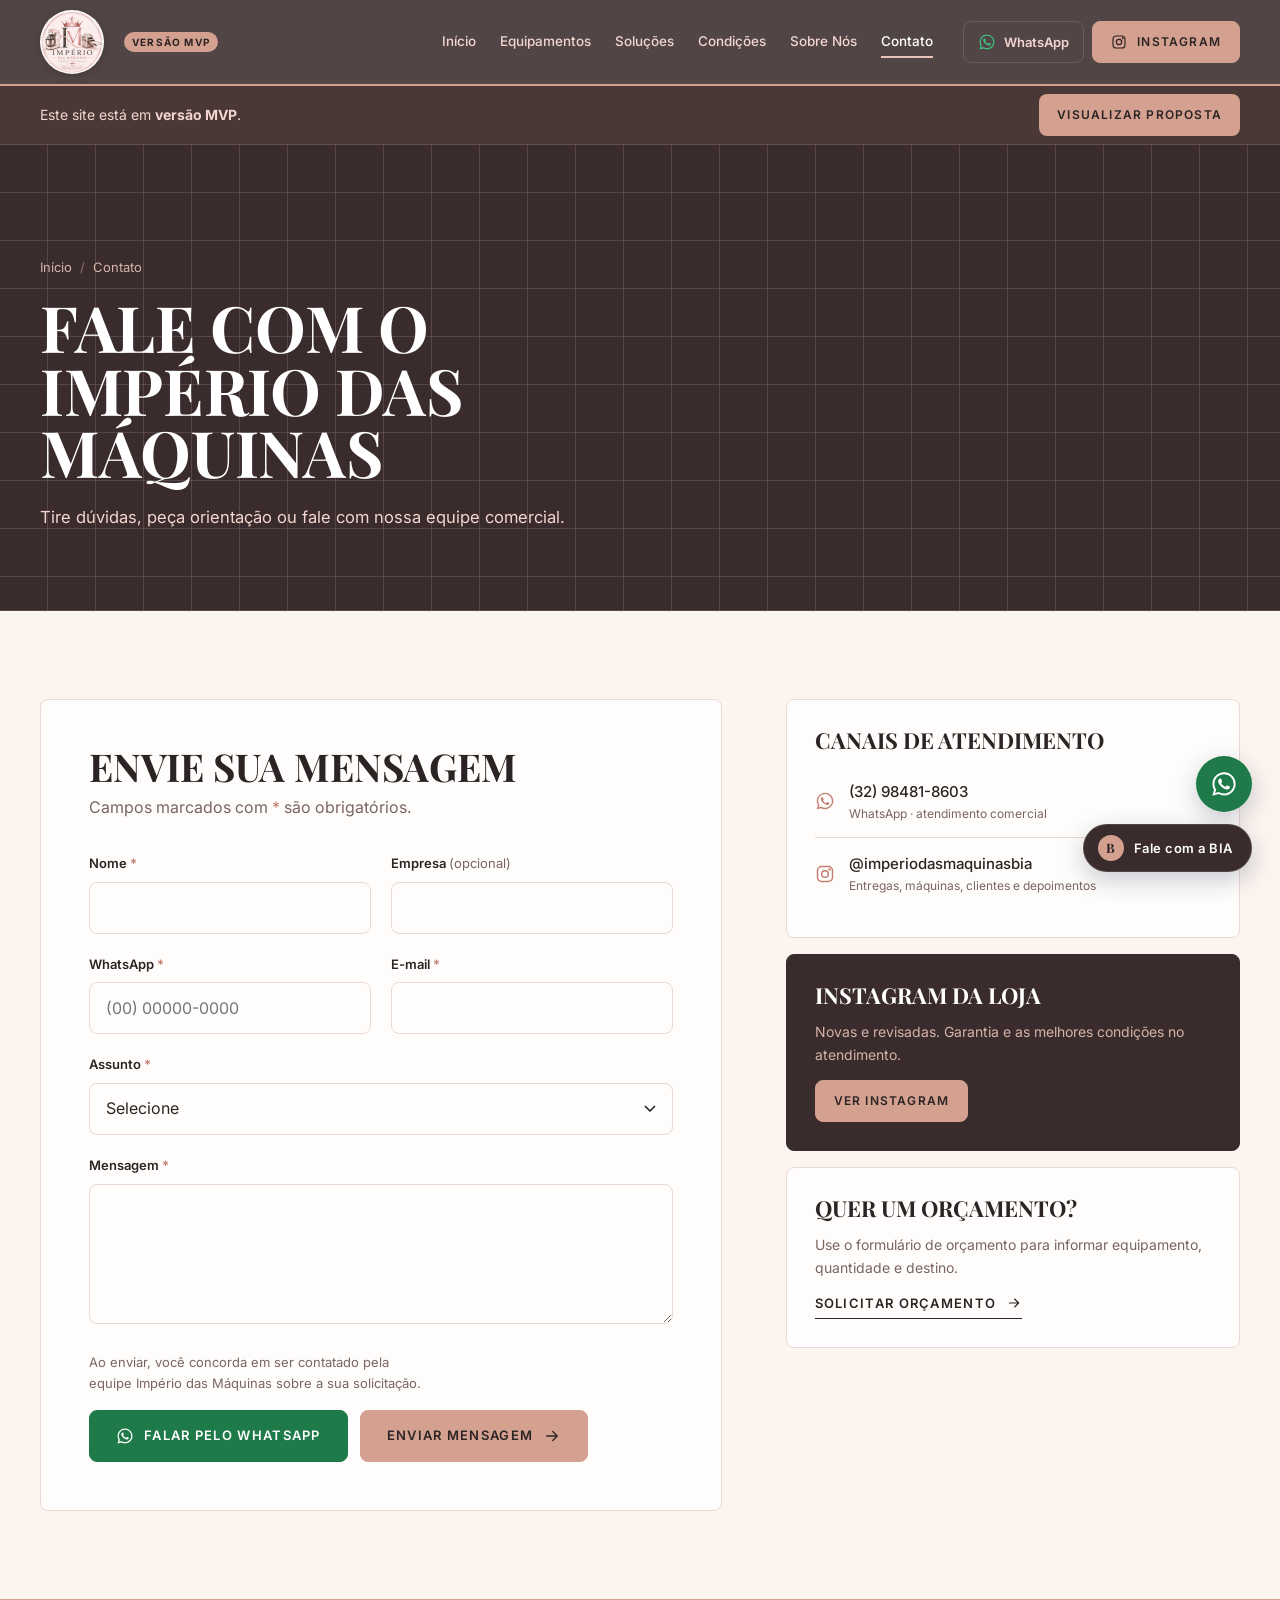
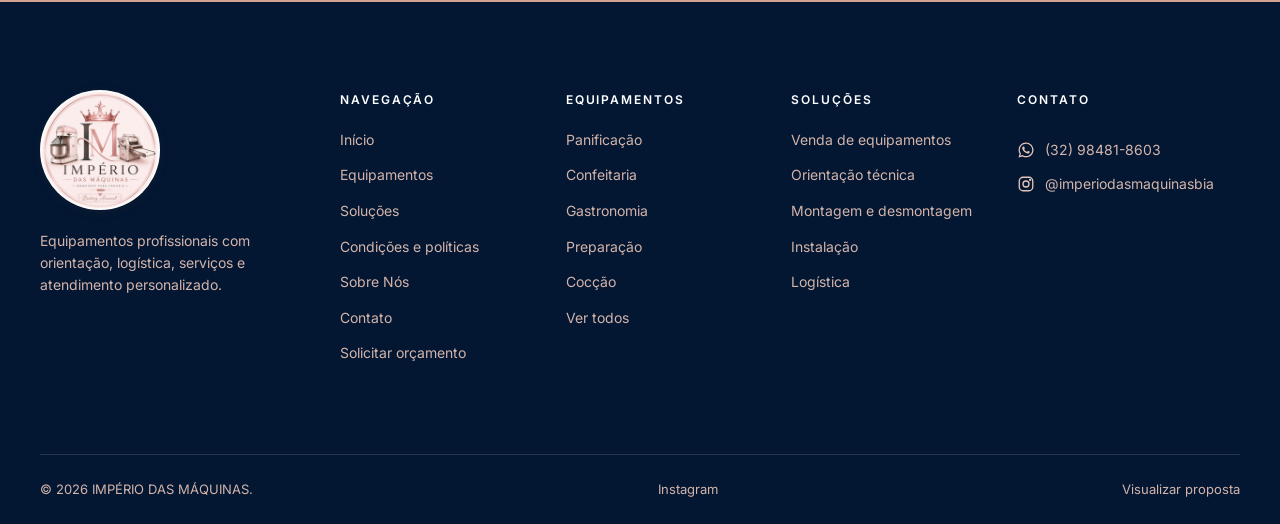
<file: pages/contato.html>
<!doctype html>
<html lang="pt-BR" data-root="../">
<head>
  <meta charset="utf-8">
  <meta name="viewport" content="width=device-width, initial-scale=1">
  <title>Contato | Império das Máquinas</title>
  <meta name="description" content="Fale com a Império das Máquinas. Tire dúvidas, solicite orientação ou peça um orçamento para o seu equipamento.">
  <meta name="theme-color" content="#c48b7c">
  <link rel="icon" href="../assets/images/logo-imperio.jpg" type="image/jpeg">
  <link rel="apple-touch-icon" href="../assets/images/logo-imperio.jpg">
  <meta property="og:type" content="website">
  <meta property="og:locale" content="pt_BR">
  <meta property="og:site_name" content="Império das Máquinas">
  <meta property="og:title" content="Contato | Império das Máquinas">
  <meta property="og:description" content="Fale com a Império das Máquinas.">
  <meta property="og:image" content="../assets/images/og-image.png">
  <meta name="twitter:card" content="summary_large_image">
  <link rel="preconnect" href="https://fonts.googleapis.com">
  <link rel="preconnect" href="https://fonts.gstatic.com" crossorigin>
  <link rel="stylesheet" href="https://fonts.googleapis.com/css2?family=Playfair+Display:ital,wght@0,600;0,700;1,500&family=Great+Vibes&family=Inter:wght@400;500;600&display=swap">
  <script>document.documentElement.classList.add('js');</script>
  <link rel="stylesheet" href="../css/global.css">
  <link rel="stylesheet" href="../css/header.css">
  <link rel="stylesheet" href="../css/forms.css">
  <link rel="stylesheet" href="../css/axia.css">
  <link rel="stylesheet" href="../css/footer.css">
  <link rel="stylesheet" href="../css/responsive.css">
</head>
<body data-page="contato">
  <a class="skip-link" href="#conteudo">Pular para o conteúdo</a>

  <header class="site-header">
    <div class="container site-header__inner">
      <a class="brand" href="../index.html" aria-label="Império das Máquinas — página inicial">
        <img class="brand__logo" src="../assets/images/logo-imperio.jpg" width="480" height="445" alt="Império das Máquinas">
      </a>
      <nav class="nav" id="site-nav" aria-label="Navegação principal">
        <ul class="nav__list">
          <li><a class="nav__link" href="../index.html">Início</a></li>
          <li><a class="nav__link" href="equipamentos.html">Equipamentos</a></li>
          <li><a class="nav__link" href="solucoes.html">Soluções</a></li>
          <li><a class="nav__link" href="condicoes.html">Condições</a></li>
          <li><a class="nav__link" href="sobre.html">Sobre Nós</a></li>
          <li><a class="nav__link" href="contato.html" aria-current="page">Contato</a></li>
        </ul>
        <div class="nav__mobile-actions">
          <a class="btn btn--whatsapp" href="contato.html#canais" data-whatsapp><span data-icon="whatsapp"></span>Falar pelo WhatsApp</a>
          <a class="btn" href="https://www.instagram.com/imperiodasmaquinasbia/" data-config-link="instagram" target="_blank" rel="noopener"><span data-icon="instagram"></span>Instagram</a>
        </div>
      </nav>
      <div class="header-actions">
        <a class="header-wa" href="contato.html#canais" data-whatsapp><span data-icon="whatsapp"></span>WhatsApp</a>
        <a class="btn btn--sm header-client" href="https://www.instagram.com/imperiodasmaquinasbia/" data-config-link="instagram" target="_blank" rel="noopener"><span data-icon="instagram"></span>Instagram</a>
      </div>
      <button class="nav-toggle" type="button" aria-controls="site-nav" aria-expanded="false" aria-label="Abrir menu"><span></span></button>
    </div>
  </header>

  <main id="conteudo">
    <section class="page-hero blueprint">
      <div class="container on-dark">
        <ol class="breadcrumb" aria-label="Você está em">
          <li><a href="../index.html">Início</a></li>
          <li aria-current="page">Contato</li>
        </ol>
        <h1 class="display h1">Fale com o Império das Máquinas</h1>
        <p class="lead">Tire dúvidas, peça orientação ou fale com nossa equipe comercial.</p>
      </div>
    </section>

    <section class="section section--muted section--tight">
      <div class="container form-layout">
        <form class="form-card" data-lead-form="contato" aria-labelledby="form-title">
          <div class="form-card__head">
            <h2 id="form-title" class="display">Envie sua mensagem</h2>
            <p>Campos marcados com <span class="req" style="color:var(--c-accent)">*</span> são obrigatórios.</p>
          </div>
          <div class="form-grid">
            <div class="field">
              <label for="c-nome">Nome <span class="req" aria-hidden="true">*</span></label>
              <input class="input" id="c-nome" name="nome" type="text" autocomplete="name" required aria-describedby="c-nome-err">
              <p class="field__error" id="c-nome-err"></p>
            </div>
            <div class="field">
              <label for="c-empresa">Empresa <span class="opt">(opcional)</span></label>
              <input class="input" id="c-empresa" name="empresa" type="text" autocomplete="organization">
            </div>
            <div class="field">
              <label for="c-whatsapp">WhatsApp <span class="req" aria-hidden="true">*</span></label>
              <input class="input" id="c-whatsapp" name="whatsapp" type="tel" inputmode="tel" autocomplete="tel" placeholder="(00) 00000-0000" required data-type="phone" aria-describedby="c-whatsapp-err">
              <p class="field__error" id="c-whatsapp-err"></p>
            </div>
            <div class="field">
              <label for="c-email">E-mail <span class="req" aria-hidden="true">*</span></label>
              <input class="input" id="c-email" name="email" type="email" autocomplete="email" required aria-describedby="c-email-err">
              <p class="field__error" id="c-email-err"></p>
            </div>
            <div class="field field--full">
              <label for="c-assunto">Assunto <span class="req" aria-hidden="true">*</span></label>
              <select id="c-assunto" name="assunto" required aria-describedby="c-assunto-err" data-msg-required="Selecione um assunto.">
                <option value="">Selecione</option>
                <option>Orçamento de equipamento</option>
                <option>Dúvida técnica</option>
                <option>Logística e transporte</option>
                <option>Montagem ou instalação</option>
                <option>Pós-venda</option>
                <option>Outro assunto</option>
              </select>
              <p class="field__error" id="c-assunto-err"></p>
            </div>
            <div class="field field--full">
              <label for="c-mensagem">Mensagem <span class="req" aria-hidden="true">*</span></label>
              <textarea class="textarea" id="c-mensagem" name="mensagem" required aria-describedby="c-mensagem-err" maxlength="2000"></textarea>
              <p class="field__error" id="c-mensagem-err"></p>
            </div>
          </div>
          <div class="hp" aria-hidden="true"><label for="c-website">Não preencha</label><input id="c-website" name="website" type="text" tabindex="-1" autocomplete="off"></div>
          <div class="form-foot">
            <small>Ao enviar, você concorda em ser contatado pela equipe Império das Máquinas sobre a sua solicitação.</small>
            <div class="form-actions">
              <a class="btn btn--whatsapp" href="#canais" data-whatsapp data-whatsapp-optional><span data-icon="whatsapp"></span>Falar pelo WhatsApp</a>
              <button class="btn" type="submit">Enviar mensagem <span class="arrow" data-icon="arrow"></span></button>
            </div>
          </div>
          <div class="form-status" role="status" tabindex="-1"></div>
        </form>

        <aside class="aside" id="canais" aria-label="Canais de atendimento">
          <div class="aside-card">
            <h3>Canais de atendimento</h3>
            <div class="channel-list">
              <a class="channel" href="#" data-whatsapp data-whatsapp-optional><span data-icon="whatsapp"></span><span><span data-whatsapp-number>WhatsApp</span><small>WhatsApp · atendimento comercial</small></span></a>
              <a class="channel" data-config-link="email" hidden><span data-icon="mail"></span><span><span data-label></span><small>E-mail</small></span></a>
              <a class="channel" data-config-link="telefone" hidden><span data-icon="phone"></span><span><span data-label></span><small>Telefone</small></span></a>
              <a class="channel" href="https://www.instagram.com/imperiodasmaquinasbia/" data-config-link="instagram" target="_blank" rel="noopener"><span data-icon="instagram"></span><span><span data-config-text="instagramUsuario">@imperiodasmaquinasbia</span><small>Entregas, máquinas, clientes e depoimentos</small></span></a>
            </div>
          </div>
          <div class="aside-card aside-card--dark">
            <h3>Instagram da loja</h3>
            <p>Novas e revisadas. Garantia e as melhores condições no atendimento.</p>
            <a class="btn btn--sm" href="https://www.instagram.com/imperiodasmaquinasbia/" data-config-link="instagram" target="_blank" rel="noopener" style="justify-self:start">Ver Instagram</a>
          </div>
          <div class="aside-card">
            <h3>Quer um orçamento?</h3>
            <p>Use o formulário de orçamento para informar equipamento, quantidade e destino.</p>
            <a class="link-arrow" href="orcamento.html" style="justify-self:start">Solicitar orçamento <span data-icon="arrow"></span></a>
          </div>
        </aside>
      </div>
    </section>
  </main>

  <footer class="site-footer">
    <div class="container">
      <div class="footer-top">
        <div class="footer-brand">
          <a class="brand" href="../index.html" aria-label="Império das Máquinas — página inicial">
            <img class="brand__logo brand__logo--footer" src="../assets/images/logo-imperio.jpg" width="480" height="445" alt="Império das Máquinas">
          </a>
          <p>Equipamentos profissionais com orientação, logística, serviços e atendimento personalizado.</p>
        </div>
        <nav class="footer-col" aria-label="Navegação do rodapé">
          <h2>Navegação</h2>
          <ul>
            <li><a href="../index.html">Início</a></li>
            <li><a href="equipamentos.html">Equipamentos</a></li>
            <li><a href="solucoes.html">Soluções</a></li>
            <li><a href="condicoes.html">Condições e políticas</a></li>
            <li><a href="sobre.html">Sobre Nós</a></li>
            <li><a href="contato.html">Contato</a></li>
            <li><a href="orcamento.html">Solicitar orçamento</a></li>
          </ul>
        </nav>
        <div class="footer-col">
          <h2>Equipamentos</h2>
          <ul>
            <li><a href="equipamentos.html?categoria=panificacao">Panificação</a></li>
            <li><a href="equipamentos.html?categoria=confeitaria">Confeitaria</a></li>
            <li><a href="equipamentos.html?categoria=gastronomia">Gastronomia</a></li>
            <li><a href="equipamentos.html?categoria=preparacao">Preparação</a></li>
            <li><a href="equipamentos.html?categoria=coccao">Cocção</a></li>
            <li><a href="equipamentos.html">Ver todos</a></li>
          </ul>
        </div>
        <div class="footer-col">
          <h2>Soluções</h2>
          <ul>
            <li><a href="solucoes.html#venda">Venda de equipamentos</a></li>
            <li><a href="solucoes.html#orientacao">Orientação técnica</a></li>
            <li><a href="solucoes.html#montagem">Montagem e desmontagem</a></li>
            <li><a href="solucoes.html#instalacao">Instalação</a></li>
            <li><a href="solucoes.html#logistica">Logística</a></li>
          </ul>
        </div>
        <div class="footer-col footer-contact">
          <h2>Contato</h2>
          <a href="contato.html#canais" data-whatsapp><span data-icon="whatsapp"></span><span data-whatsapp-number>WhatsApp</span></a>
          <a data-config-link="email" hidden><span data-icon="mail"></span><span data-label></span></a>
          <a data-config-link="telefone" hidden><span data-icon="phone"></span><span data-label></span></a>
          <a href="https://www.instagram.com/imperiodasmaquinasbia/" data-config-link="instagram" target="_blank" rel="noopener"><span data-icon="instagram"></span>@imperiodasmaquinasbia</a>
        </div>
      </div>
      <div class="footer-bottom">
        <p>© <span data-year>2026</span> IMPÉRIO DAS MÁQUINAS. <span data-empresa-cnpj></span></p>
        <a href="https://www.instagram.com/imperiodasmaquinasbia/" data-config-link="instagram" target="_blank" rel="noopener">Instagram</a>
      </div>
    </div>
  </footer>

  <script src="../js/config.js"></script>
  <script src="../js/icons.js"></script>
  <script src="../js/whatsapp.js"></script>
  <script src="../js/services/lead-service.js"></script>
  <script src="../js/services/axia-service.js"></script>
  <script src="../js/main.js"></script>
  <script src="../js/forms.js"></script>
  <script src="../js/axia.js"></script>
</body>
</html>
</file>
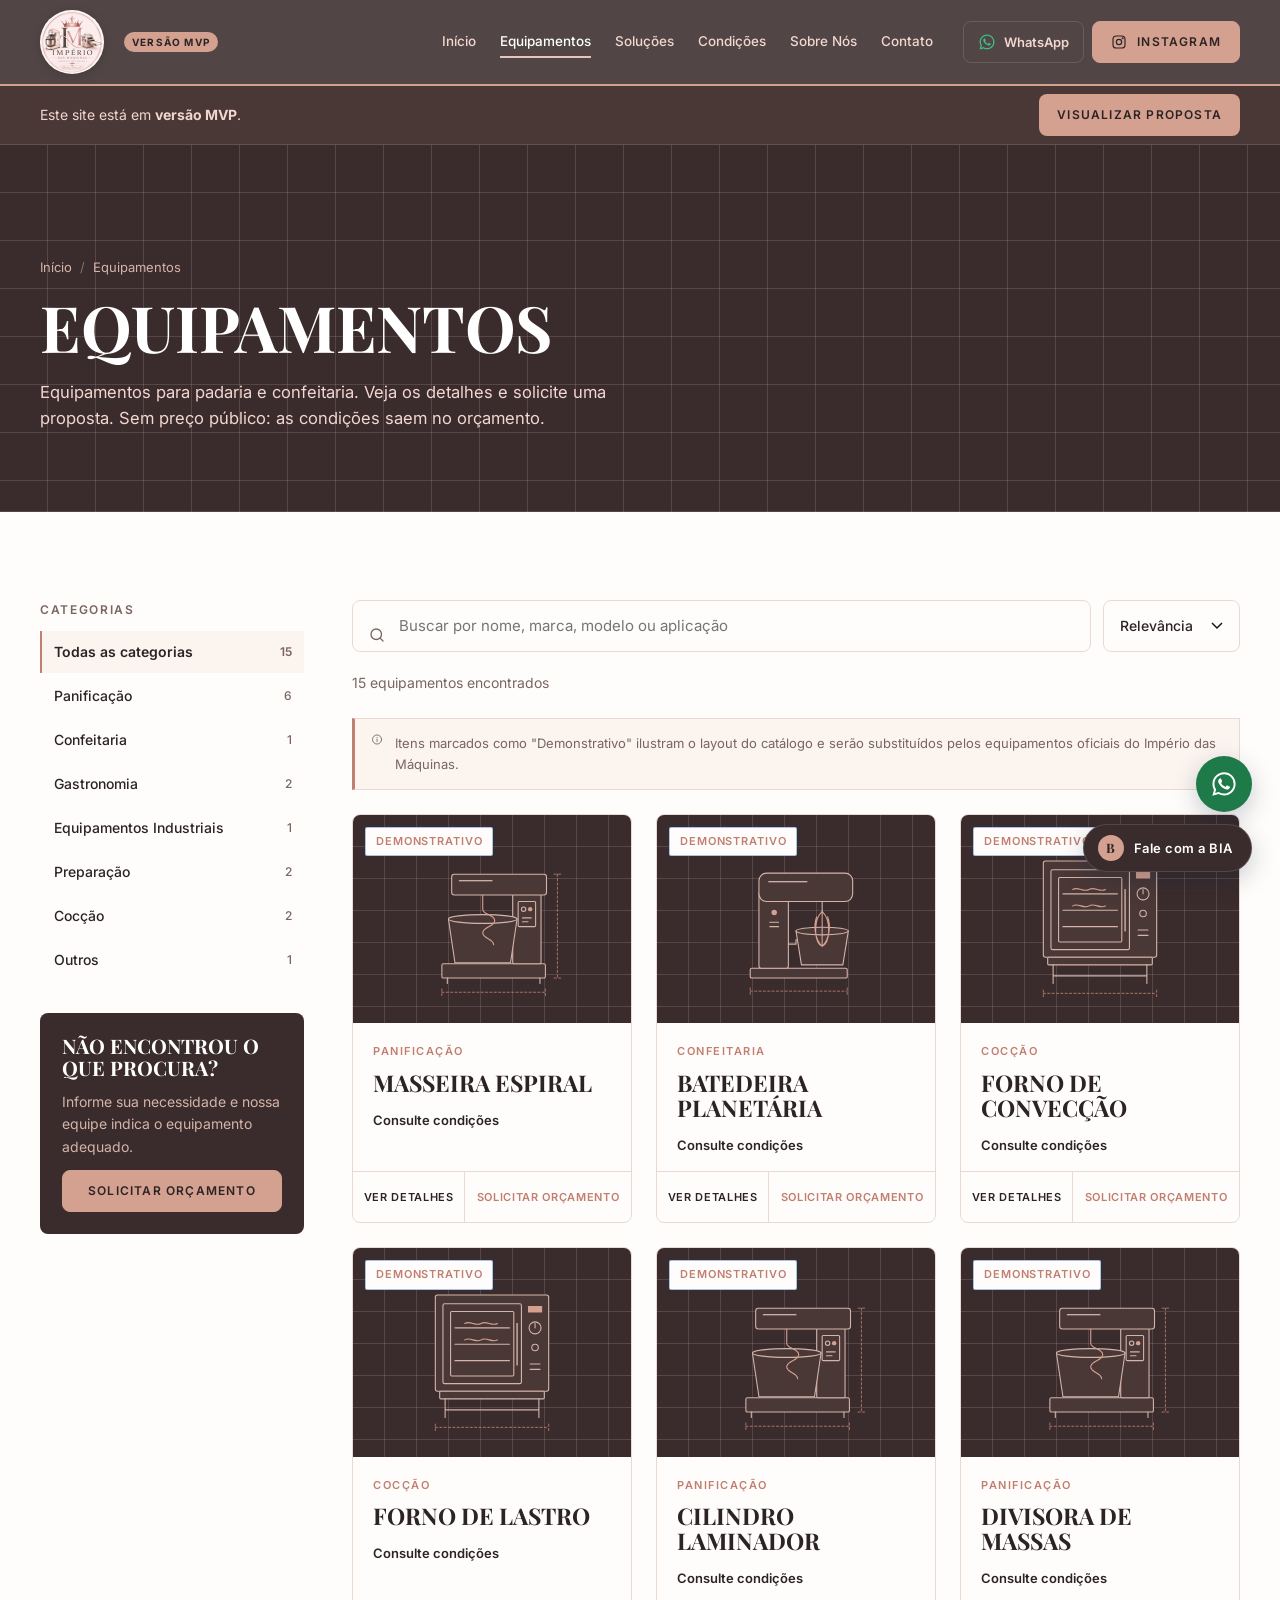
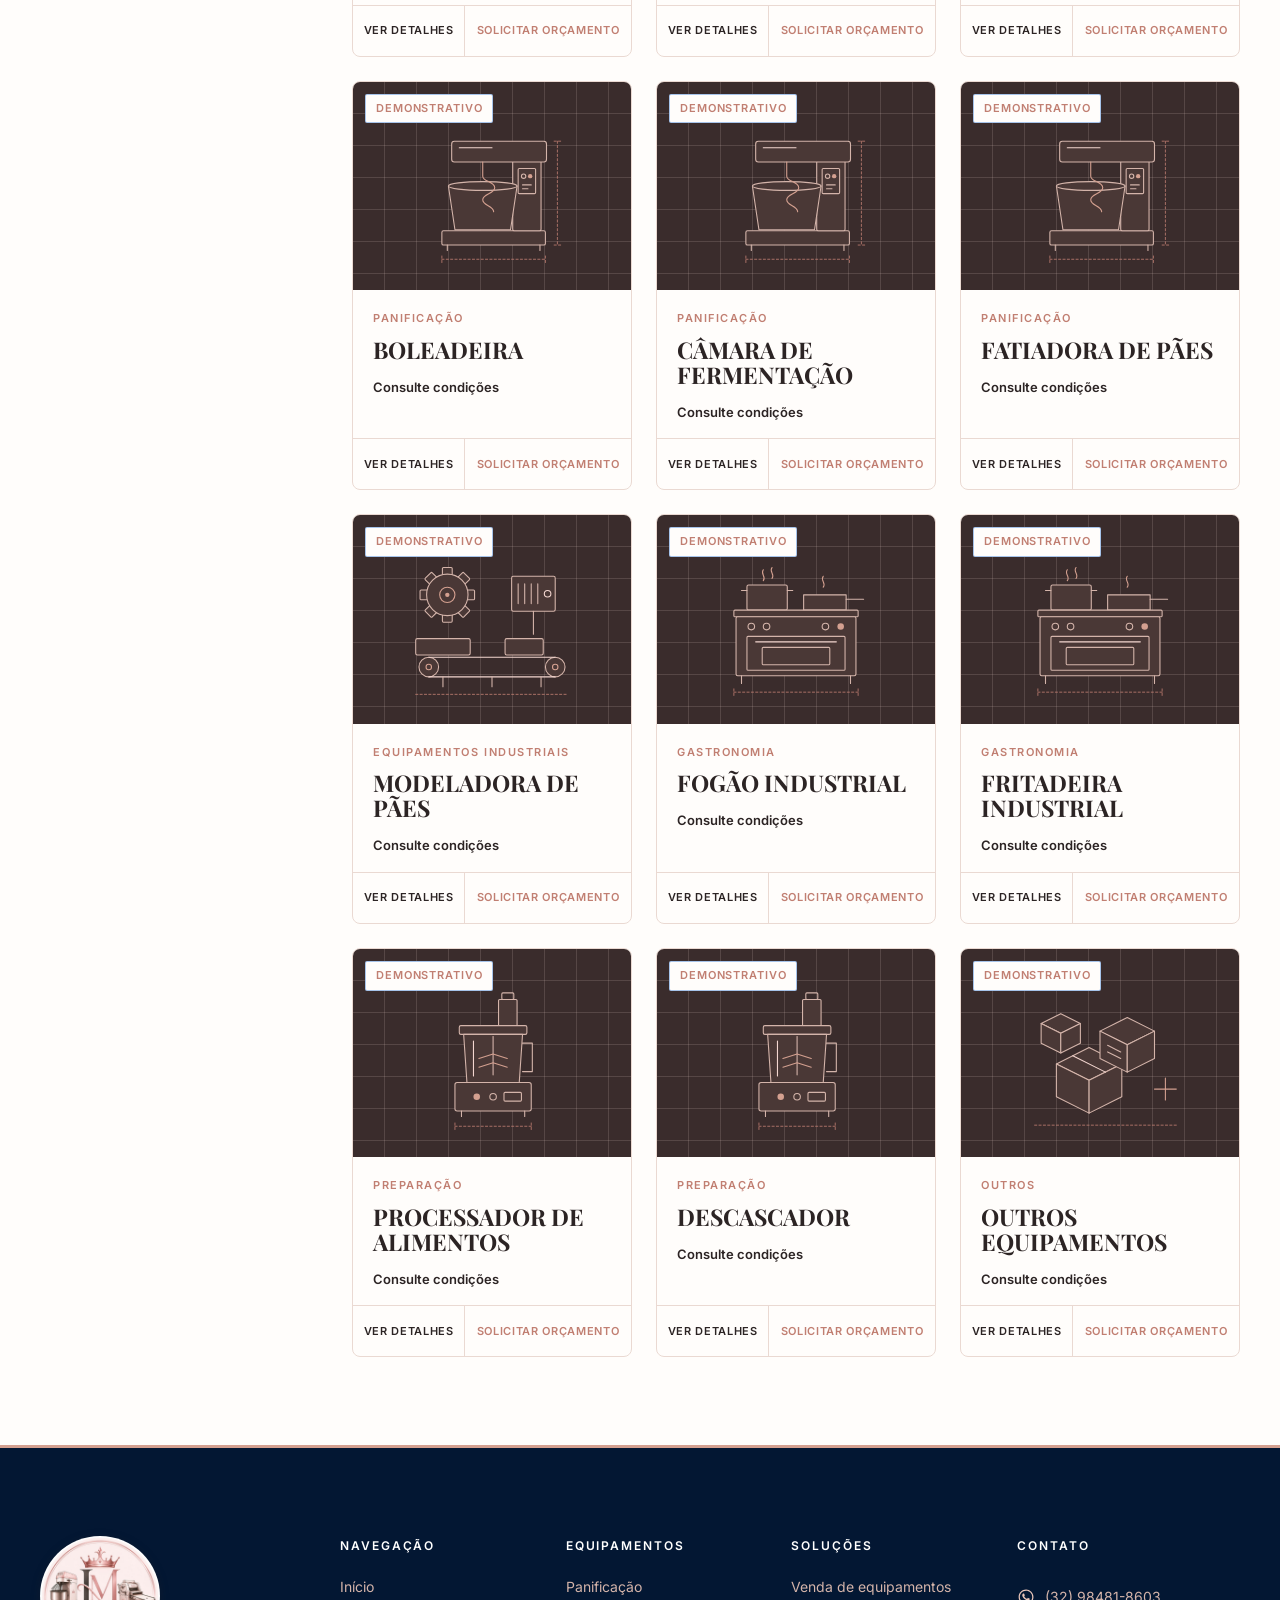
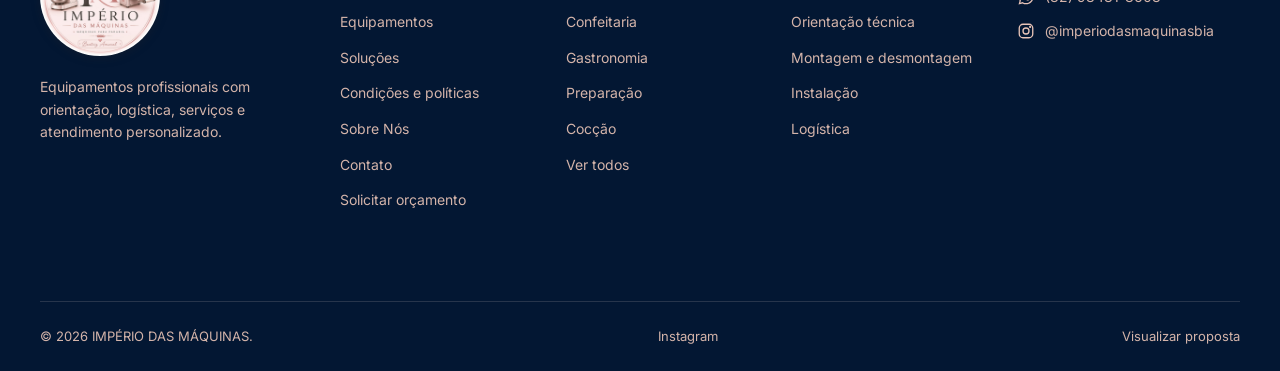
<file: pages/equipamentos.html>
<!doctype html>
<html lang="pt-BR" data-root="../">
<head>
  <meta charset="utf-8">
  <meta name="viewport" content="width=device-width, initial-scale=1">
  <title>Equipamentos | Império das Máquinas</title>
  <meta name="description" content="Catálogo de equipamentos profissionais Império das Máquinas. Busque por categoria, veja detalhes e solicite um orçamento.">
  <meta name="theme-color" content="#c48b7c">
  <link rel="icon" href="../assets/images/logo-imperio.jpg" type="image/jpeg">
  <link rel="apple-touch-icon" href="../assets/images/logo-imperio.jpg">
  <meta property="og:type" content="website">
  <meta property="og:locale" content="pt_BR">
  <meta property="og:site_name" content="Império das Máquinas">
  <meta property="og:title" content="Equipamentos | Império das Máquinas">
  <meta property="og:description" content="Catálogo de equipamentos profissionais Império das Máquinas.">
  <meta property="og:image" content="../assets/images/og-image.png">
  <meta name="twitter:card" content="summary_large_image">
  <link rel="preconnect" href="https://fonts.googleapis.com">
  <link rel="preconnect" href="https://fonts.gstatic.com" crossorigin>
  <link rel="stylesheet" href="https://fonts.googleapis.com/css2?family=Playfair+Display:ital,wght@0,600;0,700;1,500&family=Great+Vibes&family=Inter:wght@400;500;600&display=swap">
  <script>document.documentElement.classList.add('js');</script>
  <link rel="stylesheet" href="../css/global.css">
  <link rel="stylesheet" href="../css/header.css">
  <link rel="stylesheet" href="../css/products.css">
  <link rel="stylesheet" href="../css/axia.css">
  <link rel="stylesheet" href="../css/footer.css">
  <link rel="stylesheet" href="../css/responsive.css">
</head>
<body data-page="catalogo">
  <a class="skip-link" href="#conteudo">Pular para o conteúdo</a>

  <header class="site-header">
    <div class="container site-header__inner">
      <a class="brand" href="../index.html" aria-label="Império das Máquinas — página inicial">
        <img class="brand__logo" src="../assets/images/logo-imperio.jpg" width="480" height="445" alt="Império das Máquinas">
      </a>
      <nav class="nav" id="site-nav" aria-label="Navegação principal">
        <ul class="nav__list">
          <li><a class="nav__link" href="../index.html">Início</a></li>
          <li><a class="nav__link" href="equipamentos.html" aria-current="page">Equipamentos</a></li>
          <li><a class="nav__link" href="solucoes.html">Soluções</a></li>
          <li><a class="nav__link" href="condicoes.html">Condições</a></li>
          <li><a class="nav__link" href="sobre.html">Sobre Nós</a></li>
          <li><a class="nav__link" href="contato.html">Contato</a></li>
        </ul>
        <div class="nav__mobile-actions">
          <a class="btn btn--whatsapp" href="contato.html#canais" data-whatsapp><span data-icon="whatsapp"></span>Falar pelo WhatsApp</a>
          <a class="btn" href="https://www.instagram.com/imperiodasmaquinasbia/" data-config-link="instagram" target="_blank" rel="noopener"><span data-icon="instagram"></span>Instagram</a>
        </div>
      </nav>
      <div class="header-actions">
        <a class="header-wa" href="contato.html#canais" data-whatsapp><span data-icon="whatsapp"></span>WhatsApp</a>
        <a class="btn btn--sm header-client" href="https://www.instagram.com/imperiodasmaquinasbia/" data-config-link="instagram" target="_blank" rel="noopener"><span data-icon="instagram"></span>Instagram</a>
      </div>
      <button class="nav-toggle" type="button" aria-controls="site-nav" aria-expanded="false" aria-label="Abrir menu"><span></span></button>
    </div>
  </header>

  <main id="conteudo">
    <section class="page-hero blueprint">
      <div class="container on-dark">
        <ol class="breadcrumb" aria-label="Você está em">
          <li><a href="../index.html">Início</a></li>
          <li aria-current="page">Equipamentos</li>
        </ol>
        <h1 class="display h1" data-catalog-title>Equipamentos</h1>
        <p class="lead" data-catalog-lead>Equipamentos para padaria e confeitaria. Veja os detalhes e solicite uma proposta. Sem preço público: as condições saem no orçamento.</p>
      </div>
    </section>

    <section class="section section--tight">
      <div class="container catalog">
        <aside class="filters" data-filters aria-label="Filtros do catálogo"></aside>

        <div>
          <form class="toolbar" role="search" data-search-form>
            <div class="search">
              <span data-icon="search"></span>
              <label class="sr-only" for="catalog-search">Buscar equipamentos</label>
              <input id="catalog-search" type="search" placeholder="Buscar por nome, marca, modelo ou aplicação" autocomplete="off">
            </div>
            <div>
              <label class="sr-only" for="catalog-sort">Ordenar por</label>
              <select id="catalog-sort" class="select">
                <option value="relevancia">Relevância</option>
                <option value="nome-asc">Nome (A–Z)</option>
                <option value="nome-desc">Nome (Z–A)</option>
                <option value="categoria">Categoria</option>
              </select>
            </div>
          </form>

          <div class="chips" data-chips role="group" aria-label="Categorias"></div>

          <div class="results-bar">
            <p data-results-count aria-live="polite"></p>
            <button type="button" data-clear-filters hidden>Limpar filtros</button>
          </div>

          <p class="demo-notice" data-demo-notice hidden>
            <span data-icon="info"></span>
            Itens marcados como "Demonstrativo" ilustram o layout do catálogo e serão substituídos pelos equipamentos oficiais do Império das Máquinas.
          </p>

          <div class="product-grid" data-catalog-grid>
            <div class="skeleton" style="aspect-ratio:3/4"></div>
            <div class="skeleton" style="aspect-ratio:3/4"></div>
            <div class="skeleton" style="aspect-ratio:3/4"></div>
          </div>
        </div>
      </div>
    </section>
  </main>

  <footer class="site-footer">
    <div class="container">
      <div class="footer-top">
        <div class="footer-brand">
          <a class="brand" href="../index.html" aria-label="Império das Máquinas — página inicial">
            <img class="brand__logo brand__logo--footer" src="../assets/images/logo-imperio.jpg" width="480" height="445" alt="Império das Máquinas">
          </a>
          <p>Equipamentos profissionais com orientação, logística, serviços e atendimento personalizado.</p>
        </div>
        <nav class="footer-col" aria-label="Navegação do rodapé">
          <h2>Navegação</h2>
          <ul>
            <li><a href="../index.html">Início</a></li>
            <li><a href="equipamentos.html">Equipamentos</a></li>
            <li><a href="solucoes.html">Soluções</a></li>
            <li><a href="condicoes.html">Condições e políticas</a></li>
            <li><a href="sobre.html">Sobre Nós</a></li>
            <li><a href="contato.html">Contato</a></li>
            <li><a href="orcamento.html">Solicitar orçamento</a></li>
          </ul>
        </nav>
        <div class="footer-col">
          <h2>Equipamentos</h2>
          <ul>
            <li><a href="equipamentos.html?categoria=panificacao">Panificação</a></li>
            <li><a href="equipamentos.html?categoria=confeitaria">Confeitaria</a></li>
            <li><a href="equipamentos.html?categoria=gastronomia">Gastronomia</a></li>
            <li><a href="equipamentos.html?categoria=preparacao">Preparação</a></li>
            <li><a href="equipamentos.html?categoria=coccao">Cocção</a></li>
            <li><a href="equipamentos.html">Ver todos</a></li>
          </ul>
        </div>
        <div class="footer-col">
          <h2>Soluções</h2>
          <ul>
            <li><a href="solucoes.html#venda">Venda de equipamentos</a></li>
            <li><a href="solucoes.html#orientacao">Orientação técnica</a></li>
            <li><a href="solucoes.html#montagem">Montagem e desmontagem</a></li>
            <li><a href="solucoes.html#instalacao">Instalação</a></li>
            <li><a href="solucoes.html#logistica">Logística</a></li>
          </ul>
        </div>
        <div class="footer-col footer-contact">
          <h2>Contato</h2>
          <a href="contato.html#canais" data-whatsapp><span data-icon="whatsapp"></span><span data-whatsapp-number>WhatsApp</span></a>
          <a data-config-link="email" hidden><span data-icon="mail"></span><span data-label></span></a>
          <a data-config-link="telefone" hidden><span data-icon="phone"></span><span data-label></span></a>
          <a href="https://www.instagram.com/imperiodasmaquinasbia/" data-config-link="instagram" target="_blank" rel="noopener"><span data-icon="instagram"></span>@imperiodasmaquinasbia</a>
        </div>
      </div>
      <div class="footer-bottom">
        <p>© <span data-year>2026</span> IMPÉRIO DAS MÁQUINAS. <span data-empresa-cnpj></span></p>
        <a href="https://www.instagram.com/imperiodasmaquinasbia/" data-config-link="instagram" target="_blank" rel="noopener">Instagram</a>
      </div>
    </div>
  </footer>

  <script src="../js/config.js"></script>
  <script src="../js/icons.js"></script>
  <script src="../js/whatsapp.js"></script>
  <script src="../js/data/categories.js"></script>
  <script src="../js/data/products.js"></script>
  <script src="../js/services/product-service.js"></script>
  <script src="../js/services/axia-service.js"></script>
  <script src="../js/main.js"></script>
  <script src="../js/products.js"></script>
  <script src="../js/axia.js"></script>
</body>
</html>
</file>
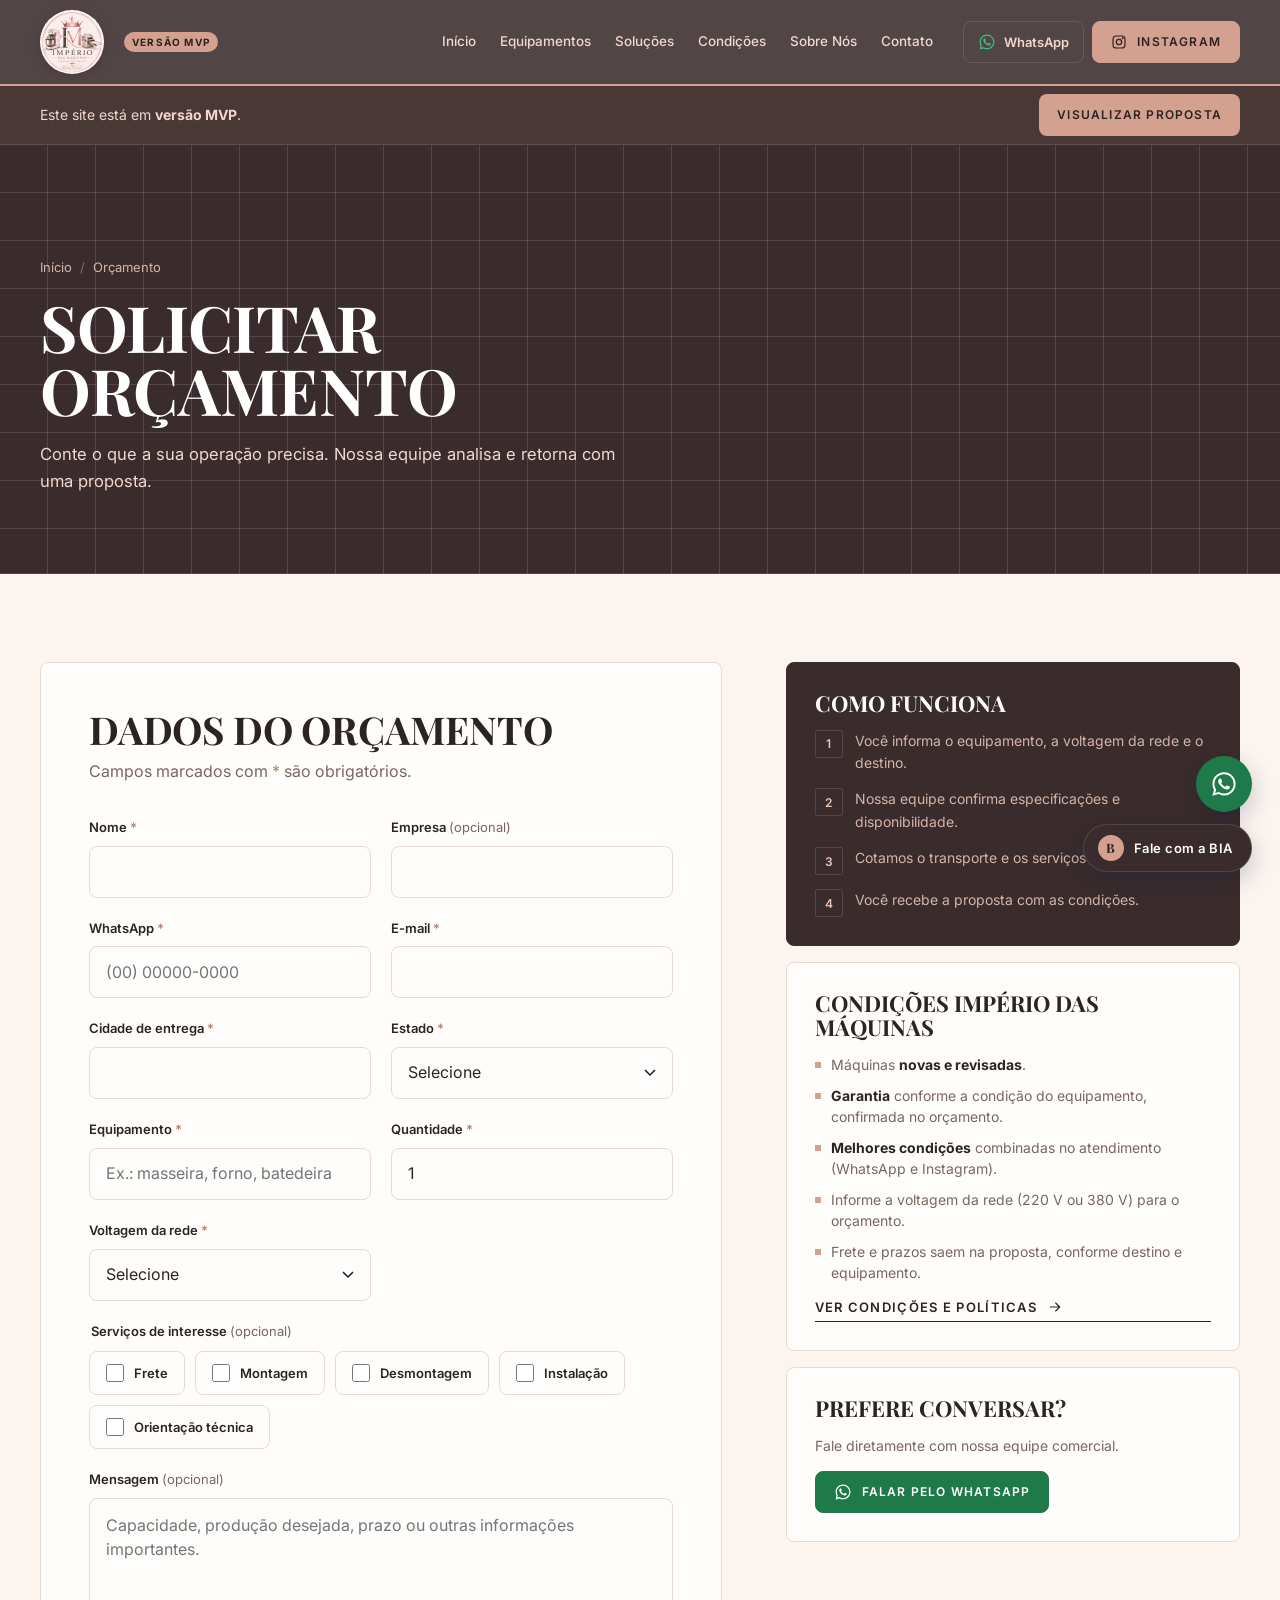
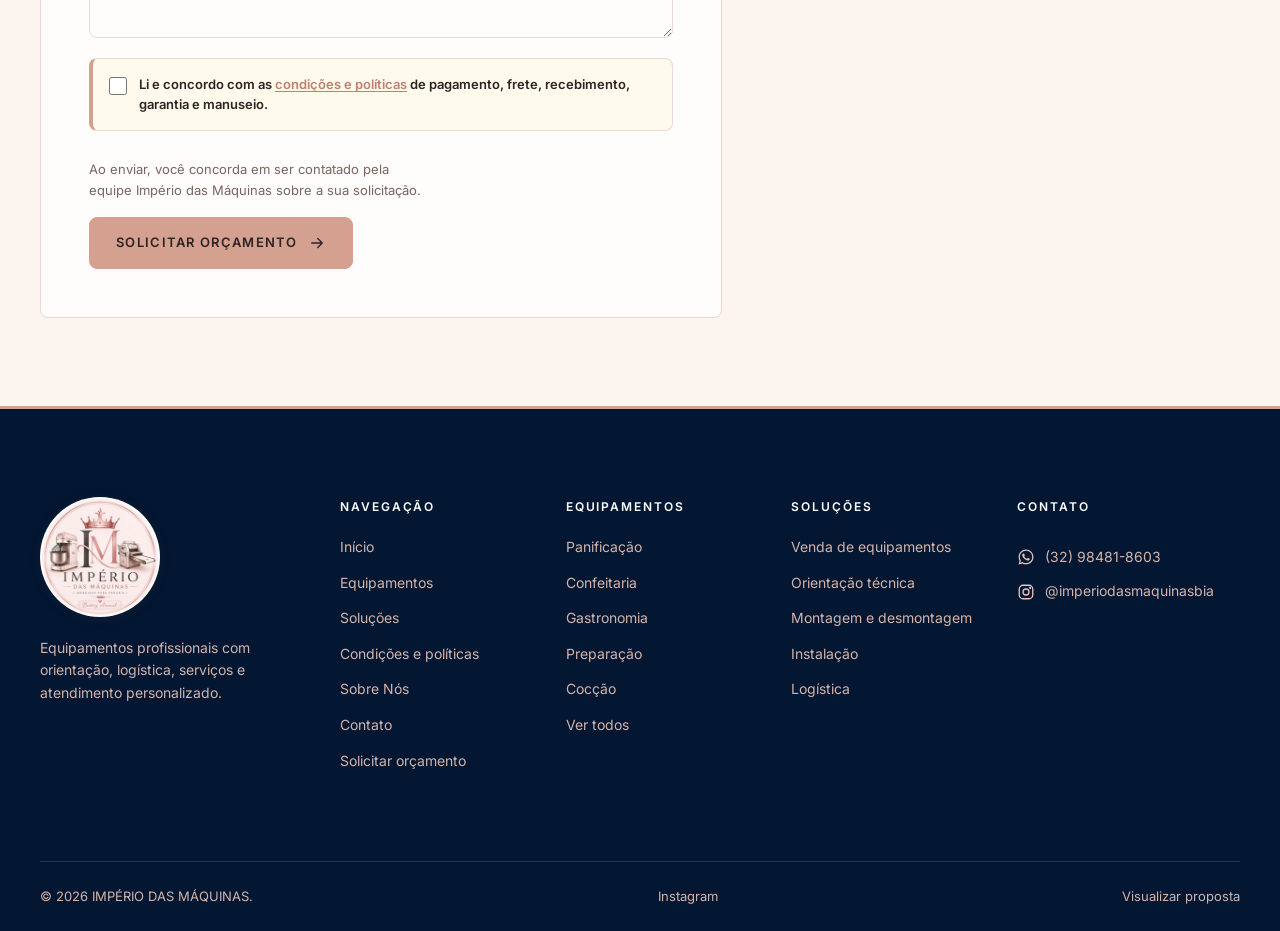
<file: pages/orcamento.html>
<!doctype html>
<html lang="pt-BR" data-root="../">
<head>
  <meta charset="utf-8">
  <meta name="viewport" content="width=device-width, initial-scale=1">
  <title>Solicitar Orçamento | Império das Máquinas</title>
  <meta name="description" content="Solicite um orçamento de equipamento com o Império das Máquinas. Informe equipamento, quantidade, destino e serviços de interesse.">
  <meta name="theme-color" content="#c48b7c">
  <link rel="icon" href="../assets/images/logo-imperio.jpg" type="image/jpeg">
  <link rel="apple-touch-icon" href="../assets/images/logo-imperio.jpg">
  <meta property="og:type" content="website">
  <meta property="og:locale" content="pt_BR">
  <meta property="og:site_name" content="Império das Máquinas">
  <meta property="og:title" content="Solicitar Orçamento | Império das Máquinas">
  <meta property="og:description" content="Solicite um orçamento de equipamento com o Império das Máquinas.">
  <meta property="og:image" content="../assets/images/og-image.png">
  <meta name="twitter:card" content="summary_large_image">
  <link rel="preconnect" href="https://fonts.googleapis.com">
  <link rel="preconnect" href="https://fonts.gstatic.com" crossorigin>
  <link rel="stylesheet" href="https://fonts.googleapis.com/css2?family=Playfair+Display:ital,wght@0,600;0,700;1,500&family=Great+Vibes&family=Inter:wght@400;500;600&display=swap">
  <script>document.documentElement.classList.add('js');</script>
  <link rel="stylesheet" href="../css/global.css">
  <link rel="stylesheet" href="../css/header.css">
  <link rel="stylesheet" href="../css/forms.css">
  <link rel="stylesheet" href="../css/axia.css">
  <link rel="stylesheet" href="../css/footer.css">
  <link rel="stylesheet" href="../css/responsive.css">
</head>
<body data-page="orcamento">
  <a class="skip-link" href="#conteudo">Pular para o conteúdo</a>

  <header class="site-header">
    <div class="container site-header__inner">
      <a class="brand" href="../index.html" aria-label="Império das Máquinas — página inicial">
        <img class="brand__logo" src="../assets/images/logo-imperio.jpg" width="480" height="445" alt="Império das Máquinas">
      </a>
      <nav class="nav" id="site-nav" aria-label="Navegação principal">
        <ul class="nav__list">
          <li><a class="nav__link" href="../index.html">Início</a></li>
          <li><a class="nav__link" href="equipamentos.html">Equipamentos</a></li>
          <li><a class="nav__link" href="solucoes.html">Soluções</a></li>
          <li><a class="nav__link" href="condicoes.html">Condições</a></li>
          <li><a class="nav__link" href="sobre.html">Sobre Nós</a></li>
          <li><a class="nav__link" href="contato.html">Contato</a></li>
        </ul>
        <div class="nav__mobile-actions">
          <a class="btn btn--whatsapp" href="contato.html#canais" data-whatsapp><span data-icon="whatsapp"></span>Falar pelo WhatsApp</a>
          <a class="btn" href="https://www.instagram.com/imperiodasmaquinasbia/" data-config-link="instagram" target="_blank" rel="noopener"><span data-icon="instagram"></span>Instagram</a>
        </div>
      </nav>
      <div class="header-actions">
        <a class="header-wa" href="contato.html#canais" data-whatsapp><span data-icon="whatsapp"></span>WhatsApp</a>
        <a class="btn btn--sm header-client" href="https://www.instagram.com/imperiodasmaquinasbia/" data-config-link="instagram" target="_blank" rel="noopener"><span data-icon="instagram"></span>Instagram</a>
      </div>
      <button class="nav-toggle" type="button" aria-controls="site-nav" aria-expanded="false" aria-label="Abrir menu"><span></span></button>
    </div>
  </header>

  <main id="conteudo">
    <section class="page-hero blueprint">
      <div class="container on-dark">
        <ol class="breadcrumb" aria-label="Você está em">
          <li><a href="../index.html">Início</a></li>
          <li aria-current="page">Orçamento</li>
        </ol>
        <h1 class="display h1">Solicitar orçamento</h1>
        <p class="lead">Conte o que a sua operação precisa. Nossa equipe analisa e retorna com uma proposta.</p>
      </div>
    </section>

    <section class="section section--muted section--tight">
      <div class="container form-layout">
        <form class="form-card" data-lead-form="orcamento" aria-labelledby="form-title">
          <div class="form-card__head">
            <h2 id="form-title" class="display">Dados do orçamento</h2>
            <p>Campos marcados com <span style="color:var(--c-accent)">*</span> são obrigatórios.</p>
          </div>
          <input type="hidden" name="produtoId">
          <div class="form-grid">
            <div class="field">
              <label for="o-nome">Nome <span class="req" aria-hidden="true">*</span></label>
              <input class="input" id="o-nome" name="nome" type="text" autocomplete="name" required aria-describedby="o-nome-err">
              <p class="field__error" id="o-nome-err"></p>
            </div>
            <div class="field">
              <label for="o-empresa">Empresa <span class="opt">(opcional)</span></label>
              <input class="input" id="o-empresa" name="empresa" type="text" autocomplete="organization">
            </div>
            <div class="field">
              <label for="o-whatsapp">WhatsApp <span class="req" aria-hidden="true">*</span></label>
              <input class="input" id="o-whatsapp" name="whatsapp" type="tel" inputmode="tel" autocomplete="tel" placeholder="(00) 00000-0000" required data-type="phone" aria-describedby="o-whatsapp-err">
              <p class="field__error" id="o-whatsapp-err"></p>
            </div>
            <div class="field">
              <label for="o-email">E-mail <span class="req" aria-hidden="true">*</span></label>
              <input class="input" id="o-email" name="email" type="email" autocomplete="email" required aria-describedby="o-email-err">
              <p class="field__error" id="o-email-err"></p>
            </div>
            <div class="field">
              <label for="o-cidade">Cidade de entrega <span class="req" aria-hidden="true">*</span></label>
              <input class="input" id="o-cidade" name="cidade" type="text" autocomplete="address-level2" required aria-describedby="o-cidade-err">
              <p class="field__error" id="o-cidade-err"></p>
            </div>
            <div class="field">
              <label for="o-estado">Estado <span class="req" aria-hidden="true">*</span></label>
              <select id="o-estado" name="estado" required data-uf autocomplete="address-level1" aria-describedby="o-estado-err" data-msg-required="Selecione o estado.">
                <option value="">Selecione</option>
              </select>
              <p class="field__error" id="o-estado-err"></p>
            </div>
            <div class="field">
              <label for="o-equipamento">Equipamento <span class="req" aria-hidden="true">*</span></label>
              <input class="input" id="o-equipamento" name="equipamento" type="text" required placeholder="Ex.: masseira, forno, batedeira" aria-describedby="o-equipamento-err">
              <p class="field__error" id="o-equipamento-err"></p>
            </div>
            <div class="field">
              <label for="o-quantidade">Quantidade <span class="req" aria-hidden="true">*</span></label>
              <input class="input" id="o-quantidade" name="quantidade" type="number" min="1" step="1" value="1" inputmode="numeric" required aria-describedby="o-quantidade-err">
              <p class="field__error" id="o-quantidade-err"></p>
            </div>
            <div class="field">
              <label for="o-voltagem">Voltagem da rede <span class="req" aria-hidden="true">*</span></label>
              <select class="input" id="o-voltagem" name="voltagem" required aria-describedby="o-voltagem-err" data-msg-required="Informe se a rede é 220 V ou 380 V.">
                <option value="">Selecione</option>
                <option value="220 V">220 V</option>
                <option value="380 V">380 V</option>
                <option value="Não sei — preciso de orientação">Não sei — preciso de orientação</option>
              </select>
              <p class="field__error" id="o-voltagem-err"></p>
            </div>
            <fieldset class="field field--full checks">
              <legend>Serviços de interesse <span class="opt">(opcional)</span></legend>
              <label class="check"><input type="checkbox" name="servicos" value="Frete">Frete</label>
              <label class="check"><input type="checkbox" name="servicos" value="Montagem">Montagem</label>
              <label class="check"><input type="checkbox" name="servicos" value="Desmontagem">Desmontagem</label>
              <label class="check"><input type="checkbox" name="servicos" value="Instalação">Instalação</label>
              <label class="check"><input type="checkbox" name="servicos" value="Orientação técnica">Orientação técnica</label>
            </fieldset>
            <div class="field field--full">
              <label for="o-mensagem">Mensagem <span class="opt">(opcional)</span></label>
              <textarea class="textarea" id="o-mensagem" name="mensagem" maxlength="2000" placeholder="Capacidade, produção desejada, prazo ou outras informações importantes."></textarea>
            </div>
            <div class="field field--full field--accept">
              <label class="check check--accept"><input type="checkbox" id="o-aceite" name="aceite" value="Sim" required data-validate data-msg-required="Para continuar, confirme que leu as condições e políticas." aria-describedby="o-aceite-err"><span>Li e concordo com as <a href="condicoes.html" target="_blank" rel="noopener">condições e políticas</a> de pagamento, frete, recebimento, garantia e manuseio.</span></label>
              <p class="field__error" id="o-aceite-err"></p>
            </div>
          </div>
          <div class="hp" aria-hidden="true"><label for="o-website">Não preencha</label><input id="o-website" name="website" type="text" tabindex="-1" autocomplete="off"></div>
          <div class="form-foot">
            <small>Ao enviar, você concorda em ser contatado pela equipe Império das Máquinas sobre a sua solicitação.</small>
            <div class="form-actions">
              <button class="btn" type="submit">Solicitar orçamento <span class="arrow" data-icon="arrow"></span></button>
            </div>
          </div>
          <div class="form-status" role="status" tabindex="-1"></div>
        </form>

        <aside class="aside" aria-label="Informações sobre o orçamento">
          <div class="aside-card aside-card--dark">
            <h3>Como funciona</h3>
            <ol class="steps-mini">
              <li>Você informa o equipamento, a voltagem da rede e o destino.</li>
              <li>Nossa equipe confirma especificações e disponibilidade.</li>
              <li>Cotamos o transporte e os serviços solicitados.</li>
              <li>Você recebe a proposta com as condições.</li>
            </ol>
          </div>
          <div class="aside-card aside-card--terms">
            <h3>Condições Império das Máquinas</h3>
            <ul class="terms-mini">
              <li>Máquinas <strong>novas e revisadas</strong>.</li>
              <li><strong>Garantia</strong> conforme a condição do equipamento, confirmada no orçamento.</li>
              <li><strong>Melhores condições</strong> combinadas no atendimento (WhatsApp e Instagram).</li>
              <li>Informe a voltagem da rede (220 V ou 380 V) para o orçamento.</li>
              <li>Frete e prazos saem na proposta, conforme destino e equipamento.</li>
            </ul>
            <a class="link-arrow" href="condicoes.html">Ver condições e políticas <span data-icon="arrow"></span></a>
          </div>
          <div class="aside-card">
            <h3>Prefere conversar?</h3>
            <p>Fale diretamente com nossa equipe comercial.</p>
            <a class="btn btn--whatsapp btn--sm" href="contato.html#canais" data-whatsapp style="justify-self:start"><span data-icon="whatsapp"></span>Falar pelo WhatsApp</a>
          </div>
        </aside>
      </div>
    </section>
  </main>

  <footer class="site-footer">
    <div class="container">
      <div class="footer-top">
        <div class="footer-brand">
          <a class="brand" href="../index.html" aria-label="Império das Máquinas — página inicial">
            <img class="brand__logo brand__logo--footer" src="../assets/images/logo-imperio.jpg" width="480" height="445" alt="Império das Máquinas">
          </a>
          <p>Equipamentos profissionais com orientação, logística, serviços e atendimento personalizado.</p>
        </div>
        <nav class="footer-col" aria-label="Navegação do rodapé">
          <h2>Navegação</h2>
          <ul>
            <li><a href="../index.html">Início</a></li>
            <li><a href="equipamentos.html">Equipamentos</a></li>
            <li><a href="solucoes.html">Soluções</a></li>
            <li><a href="condicoes.html">Condições e políticas</a></li>
            <li><a href="sobre.html">Sobre Nós</a></li>
            <li><a href="contato.html">Contato</a></li>
            <li><a href="orcamento.html">Solicitar orçamento</a></li>
          </ul>
        </nav>
        <div class="footer-col">
          <h2>Equipamentos</h2>
          <ul>
            <li><a href="equipamentos.html?categoria=panificacao">Panificação</a></li>
            <li><a href="equipamentos.html?categoria=confeitaria">Confeitaria</a></li>
            <li><a href="equipamentos.html?categoria=gastronomia">Gastronomia</a></li>
            <li><a href="equipamentos.html?categoria=preparacao">Preparação</a></li>
            <li><a href="equipamentos.html?categoria=coccao">Cocção</a></li>
            <li><a href="equipamentos.html">Ver todos</a></li>
          </ul>
        </div>
        <div class="footer-col">
          <h2>Soluções</h2>
          <ul>
            <li><a href="solucoes.html#venda">Venda de equipamentos</a></li>
            <li><a href="solucoes.html#orientacao">Orientação técnica</a></li>
            <li><a href="solucoes.html#montagem">Montagem e desmontagem</a></li>
            <li><a href="solucoes.html#instalacao">Instalação</a></li>
            <li><a href="solucoes.html#logistica">Logística</a></li>
          </ul>
        </div>
        <div class="footer-col footer-contact">
          <h2>Contato</h2>
          <a href="contato.html#canais" data-whatsapp><span data-icon="whatsapp"></span><span data-whatsapp-number>WhatsApp</span></a>
          <a data-config-link="email" hidden><span data-icon="mail"></span><span data-label></span></a>
          <a data-config-link="telefone" hidden><span data-icon="phone"></span><span data-label></span></a>
          <a href="https://www.instagram.com/imperiodasmaquinasbia/" data-config-link="instagram" target="_blank" rel="noopener"><span data-icon="instagram"></span>@imperiodasmaquinasbia</a>
        </div>
      </div>
      <div class="footer-bottom">
        <p>© <span data-year>2026</span> IMPÉRIO DAS MÁQUINAS. <span data-empresa-cnpj></span></p>
        <a href="https://www.instagram.com/imperiodasmaquinasbia/" data-config-link="instagram" target="_blank" rel="noopener">Instagram</a>
      </div>
    </div>
  </footer>

  <script src="../js/config.js"></script>
  <script src="../js/icons.js"></script>
  <script src="../js/whatsapp.js"></script>
  <script src="../js/data/categories.js"></script>
  <script src="../js/data/products.js"></script>
  <script src="../js/services/product-service.js"></script>
  <script src="../js/services/logistics-service.js"></script>
  <script src="../js/services/lead-service.js"></script>
  <script src="../js/services/axia-service.js"></script>
  <script src="../js/main.js"></script>
  <script src="../js/forms.js"></script>
  <script src="../js/axia.js"></script>
</body>
</html>
</file>
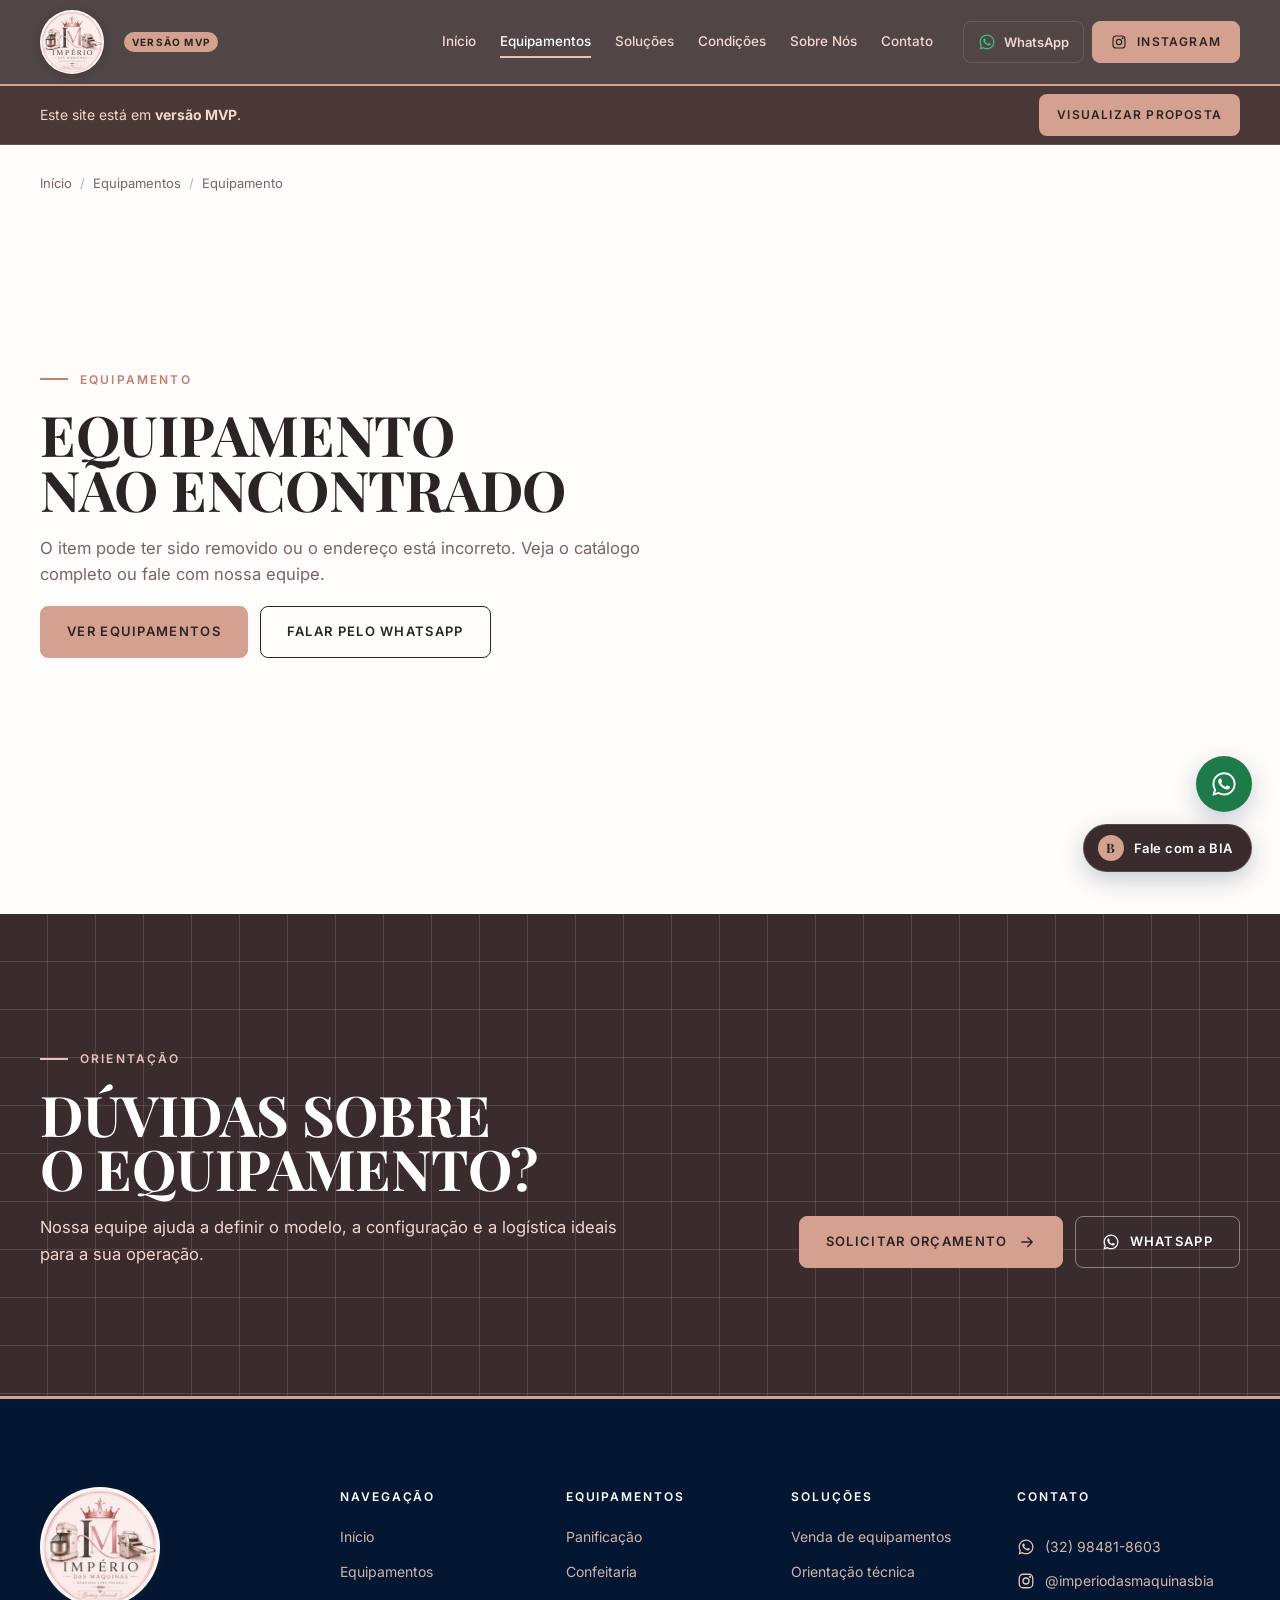
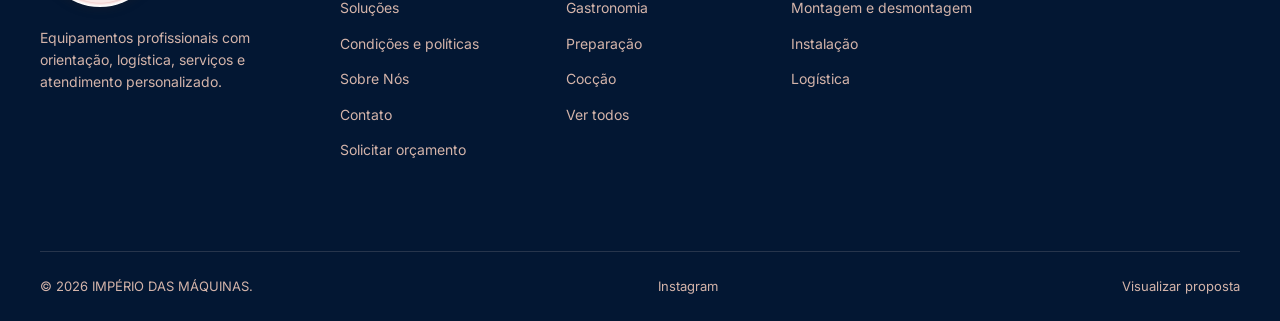
<file: pages/produto.html>
<!doctype html>
<html lang="pt-BR" data-root="../">
<head>
  <meta charset="utf-8">
  <meta name="viewport" content="width=device-width, initial-scale=1">
  <title>Equipamento | Império das Máquinas</title>
  <meta name="description" content="Detalhes, especificações e aplicações do equipamento. Solicite um orçamento com a Império das Máquinas.">
  <meta name="theme-color" content="#c48b7c">
  <link rel="icon" href="../assets/images/logo-imperio.jpg" type="image/jpeg">
  <link rel="apple-touch-icon" href="../assets/images/logo-imperio.jpg">
  <meta property="og:type" content="product">
  <meta property="og:locale" content="pt_BR">
  <meta property="og:site_name" content="Império das Máquinas">
  <meta property="og:title" content="Equipamento | Império das Máquinas">
  <meta property="og:description" content="Detalhes e especificações do equipamento.">
  <meta property="og:image" content="../assets/images/og-image.png">
  <meta name="twitter:card" content="summary_large_image">
  <link rel="preconnect" href="https://fonts.googleapis.com">
  <link rel="preconnect" href="https://fonts.gstatic.com" crossorigin>
  <link rel="stylesheet" href="https://fonts.googleapis.com/css2?family=Playfair+Display:ital,wght@0,600;0,700;1,500&family=Great+Vibes&family=Inter:wght@400;500;600&display=swap">
  <script>document.documentElement.classList.add('js');</script>
  <link rel="stylesheet" href="../css/global.css">
  <link rel="stylesheet" href="../css/header.css">
  <link rel="stylesheet" href="../css/home.css">
  <link rel="stylesheet" href="../css/products.css">
  <link rel="stylesheet" href="../css/axia.css">
  <link rel="stylesheet" href="../css/footer.css">
  <link rel="stylesheet" href="../css/responsive.css">
</head>
<body data-page="produto">
  <a class="skip-link" href="#conteudo">Pular para o conteúdo</a>

  <header class="site-header">
    <div class="container site-header__inner">
      <a class="brand" href="../index.html" aria-label="Império das Máquinas — página inicial">
        <img class="brand__logo" src="../assets/images/logo-imperio.jpg" width="480" height="445" alt="Império das Máquinas">
      </a>
      <nav class="nav" id="site-nav" aria-label="Navegação principal">
        <ul class="nav__list">
          <li><a class="nav__link" href="../index.html">Início</a></li>
          <li><a class="nav__link" href="equipamentos.html" aria-current="page">Equipamentos</a></li>
          <li><a class="nav__link" href="solucoes.html">Soluções</a></li>
          <li><a class="nav__link" href="condicoes.html">Condições</a></li>
          <li><a class="nav__link" href="sobre.html">Sobre Nós</a></li>
          <li><a class="nav__link" href="contato.html">Contato</a></li>
        </ul>
        <div class="nav__mobile-actions">
          <a class="btn btn--whatsapp" href="contato.html#canais" data-whatsapp><span data-icon="whatsapp"></span>Falar pelo WhatsApp</a>
          <a class="btn" href="https://www.instagram.com/imperiodasmaquinasbia/" data-config-link="instagram" target="_blank" rel="noopener"><span data-icon="instagram"></span>Instagram</a>
        </div>
      </nav>
      <div class="header-actions">
        <a class="header-wa" href="contato.html#canais" data-whatsapp><span data-icon="whatsapp"></span>WhatsApp</a>
        <a class="btn btn--sm header-client" href="https://www.instagram.com/imperiodasmaquinasbia/" data-config-link="instagram" target="_blank" rel="noopener"><span data-icon="instagram"></span>Instagram</a>
      </div>
      <button class="nav-toggle" type="button" aria-controls="site-nav" aria-expanded="false" aria-label="Abrir menu"><span></span></button>
    </div>
  </header>

  <main id="conteudo">
    <div class="container">
      <ol class="breadcrumb breadcrumb--light" aria-label="Você está em" style="padding-top:28px">
        <li><a href="../index.html">Início</a></li>
        <li><a href="equipamentos.html">Equipamentos</a></li>
        <li data-crumb-category hidden></li>
        <li aria-current="page" data-crumb-name>Equipamento</li>
      </ol>

      <div class="product" data-product>
        <div class="skeleton" style="aspect-ratio:4/3"></div>
        <div style="display:grid;gap:16px">
          <div class="skeleton" style="height:18px;width:30%"></div>
          <div class="skeleton" style="height:56px;width:80%"></div>
          <div class="skeleton" style="height:90px"></div>
          <div class="skeleton" style="height:52px"></div>
        </div>
      </div>
    </div>

    <section class="specs-section" data-specs-section aria-labelledby="specs-title">
      <div class="container">
        <div class="section-head" style="margin-bottom:28px">
          <span class="eyebrow">Ficha técnica</span>
          <h2 id="specs-title" class="display h2">Especificações técnicas</h2>
        </div>
        <div data-specs></div>
      </div>
    </section>

    <section class="section section--muted" data-related-section aria-labelledby="related-title">
      <div class="container">
        <div class="section-head section-head--split">
          <div class="section-head" style="margin:0">
            <span class="eyebrow">Catálogo</span>
            <h2 id="related-title" class="display h2">Veja também</h2>
          </div>
          <a class="link-arrow" href="equipamentos.html">Ver todos os equipamentos <span data-icon="arrow"></span></a>
        </div>
        <div class="product-grid" data-related></div>
      </div>
    </section>

    <section class="section cta-final blueprint" aria-labelledby="cta-title">
      <div class="container cta-final__inner on-dark">
        <div>
          <span class="eyebrow">Orientação</span>
          <h2 id="cta-title" class="display h2" style="margin-top:18px">Dúvidas sobre o equipamento?</h2>
          <p class="lead">Nossa equipe ajuda a definir o modelo, a configuração e a logística ideais para a sua operação.</p>
        </div>
        <div class="btn-row">
          <a class="btn" href="orcamento.html">Solicitar orçamento <span class="arrow" data-icon="arrow"></span></a>
          <a class="btn btn--ghost-light" href="contato.html#canais" data-whatsapp><span data-icon="whatsapp"></span>WhatsApp</a>
        </div>
      </div>
    </section>
  </main>

  <footer class="site-footer">
    <div class="container">
      <div class="footer-top">
        <div class="footer-brand">
          <a class="brand" href="../index.html" aria-label="Império das Máquinas — página inicial">
            <img class="brand__logo brand__logo--footer" src="../assets/images/logo-imperio.jpg" width="480" height="445" alt="Império das Máquinas">
          </a>
          <p>Equipamentos profissionais com orientação, logística, serviços e atendimento personalizado.</p>
        </div>
        <nav class="footer-col" aria-label="Navegação do rodapé">
          <h2>Navegação</h2>
          <ul>
            <li><a href="../index.html">Início</a></li>
            <li><a href="equipamentos.html">Equipamentos</a></li>
            <li><a href="solucoes.html">Soluções</a></li>
            <li><a href="condicoes.html">Condições e políticas</a></li>
            <li><a href="sobre.html">Sobre Nós</a></li>
            <li><a href="contato.html">Contato</a></li>
            <li><a href="orcamento.html">Solicitar orçamento</a></li>
          </ul>
        </nav>
        <div class="footer-col">
          <h2>Equipamentos</h2>
          <ul>
            <li><a href="equipamentos.html?categoria=panificacao">Panificação</a></li>
            <li><a href="equipamentos.html?categoria=confeitaria">Confeitaria</a></li>
            <li><a href="equipamentos.html?categoria=gastronomia">Gastronomia</a></li>
            <li><a href="equipamentos.html?categoria=preparacao">Preparação</a></li>
            <li><a href="equipamentos.html?categoria=coccao">Cocção</a></li>
            <li><a href="equipamentos.html">Ver todos</a></li>
          </ul>
        </div>
        <div class="footer-col">
          <h2>Soluções</h2>
          <ul>
            <li><a href="solucoes.html#venda">Venda de equipamentos</a></li>
            <li><a href="solucoes.html#orientacao">Orientação técnica</a></li>
            <li><a href="solucoes.html#montagem">Montagem e desmontagem</a></li>
            <li><a href="solucoes.html#instalacao">Instalação</a></li>
            <li><a href="solucoes.html#logistica">Logística</a></li>
          </ul>
        </div>
        <div class="footer-col footer-contact">
          <h2>Contato</h2>
          <a href="contato.html#canais" data-whatsapp><span data-icon="whatsapp"></span><span data-whatsapp-number>WhatsApp</span></a>
          <a data-config-link="email" hidden><span data-icon="mail"></span><span data-label></span></a>
          <a data-config-link="telefone" hidden><span data-icon="phone"></span><span data-label></span></a>
          <a href="https://www.instagram.com/imperiodasmaquinasbia/" data-config-link="instagram" target="_blank" rel="noopener"><span data-icon="instagram"></span>@imperiodasmaquinasbia</a>
        </div>
      </div>
      <div class="footer-bottom">
        <p>© <span data-year>2026</span> IMPÉRIO DAS MÁQUINAS. <span data-empresa-cnpj></span></p>
        <a href="https://www.instagram.com/imperiodasmaquinasbia/" data-config-link="instagram" target="_blank" rel="noopener">Instagram</a>
      </div>
    </div>
  </footer>

  <script src="../js/config.js"></script>
  <script src="../js/icons.js"></script>
  <script src="../js/whatsapp.js"></script>
  <script src="../js/data/categories.js"></script>
  <script src="../js/data/products.js"></script>
  <script src="../js/services/product-service.js"></script>
  <script src="../js/services/axia-service.js"></script>
  <script src="../js/main.js"></script>
  <script src="../js/products.js"></script>
  <script src="../js/axia.js"></script>
</body>
</html>
</file>
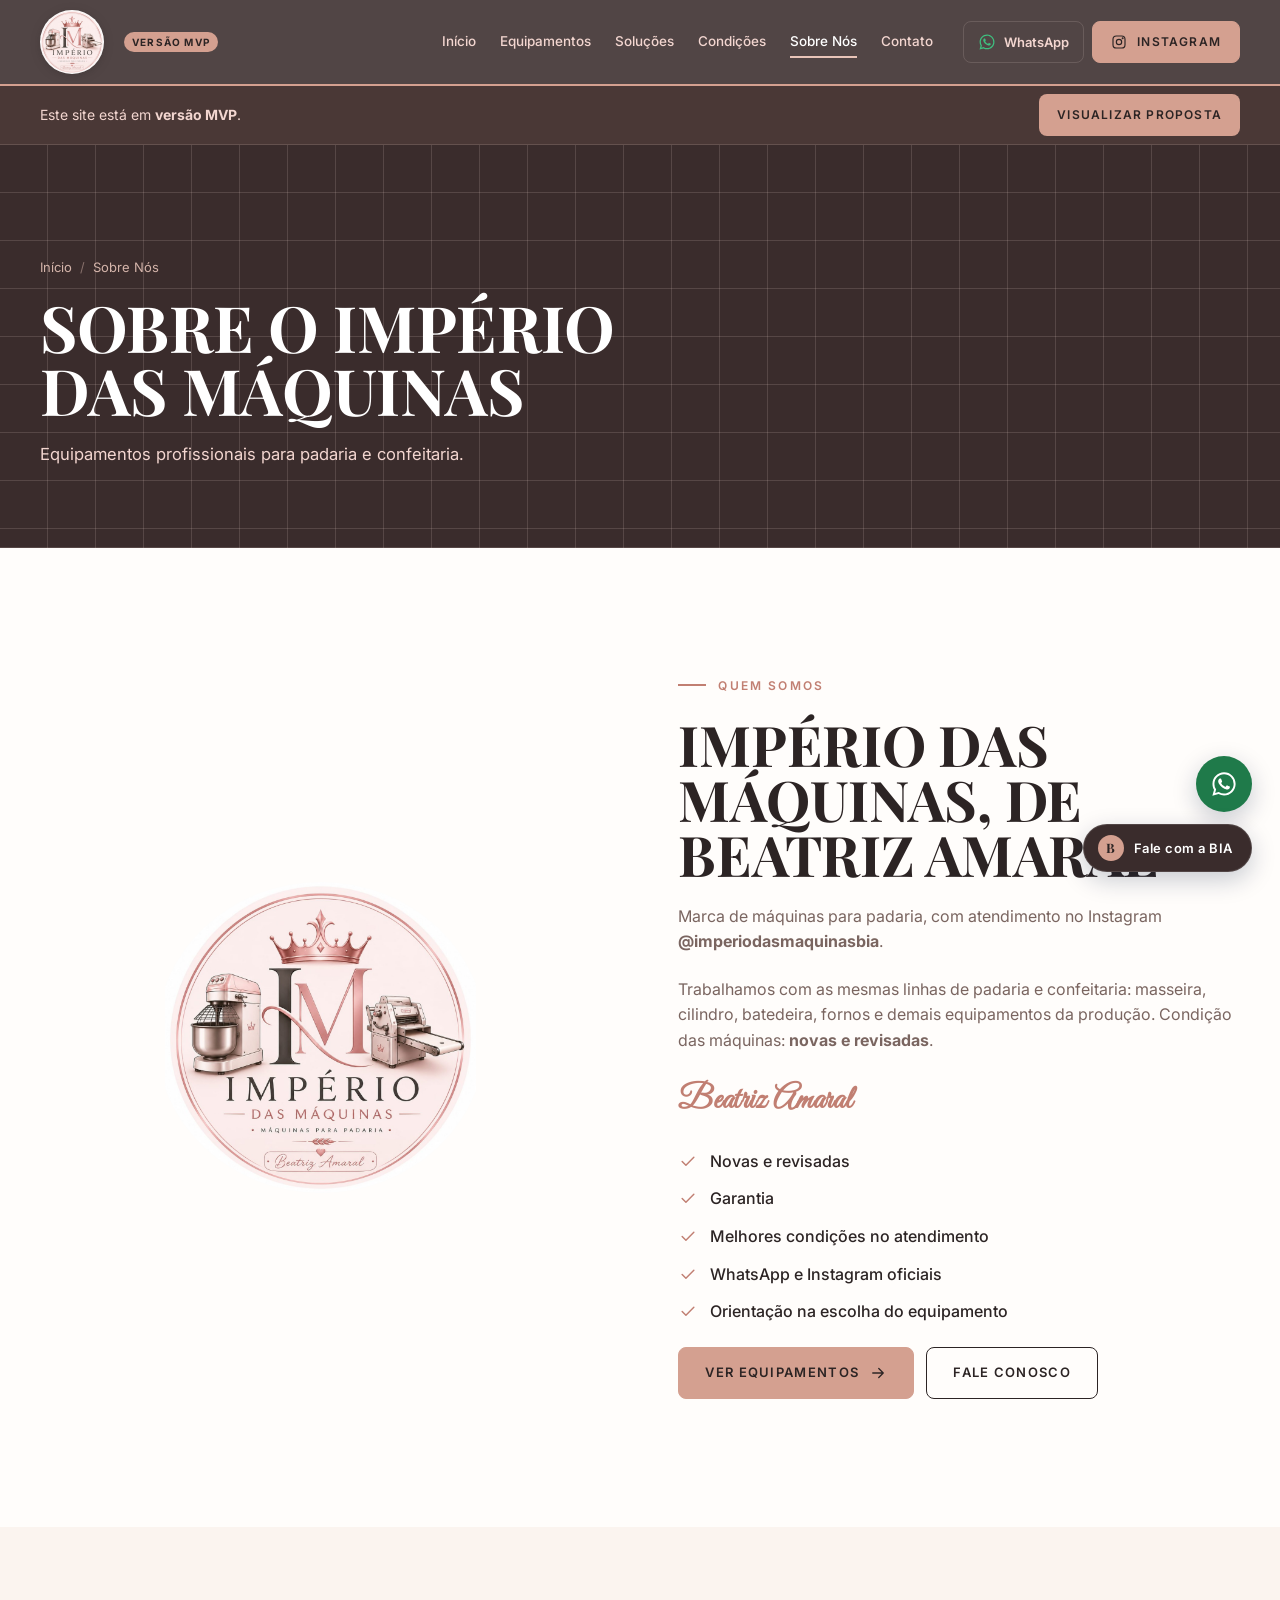
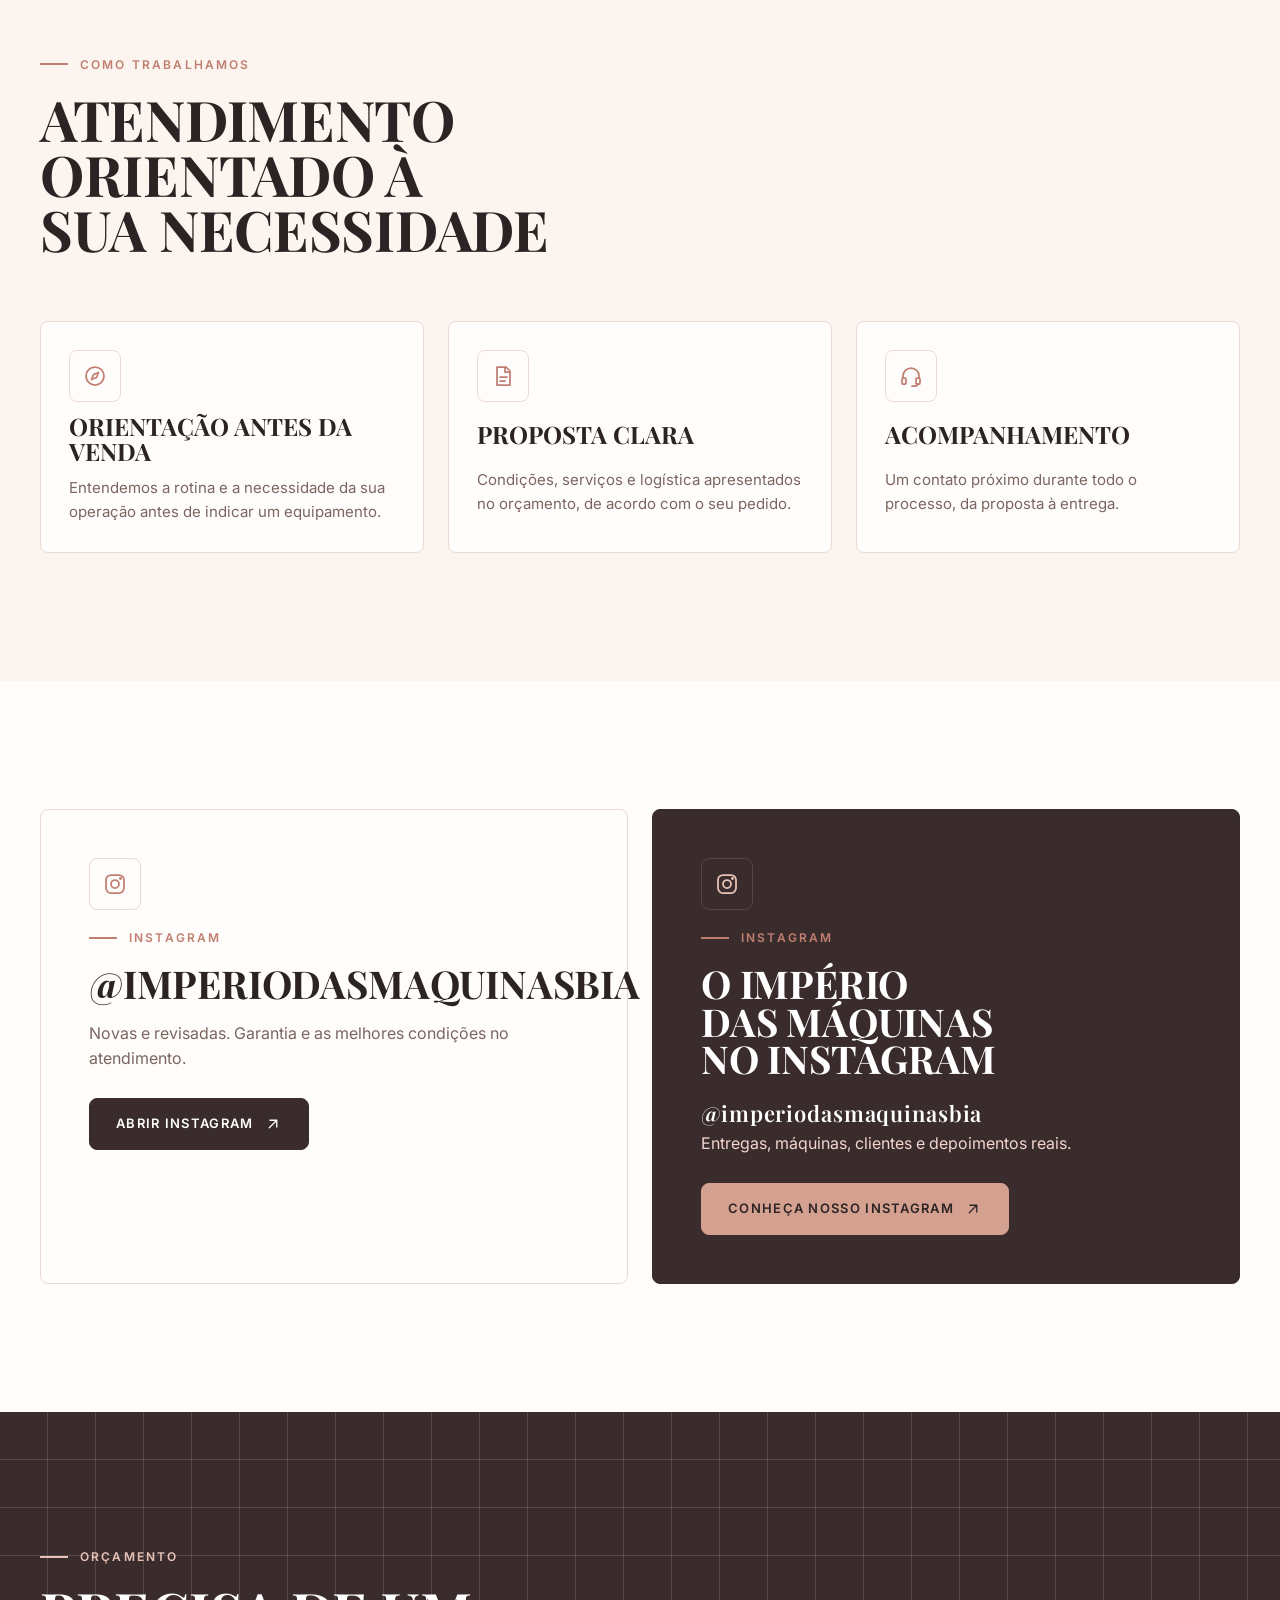
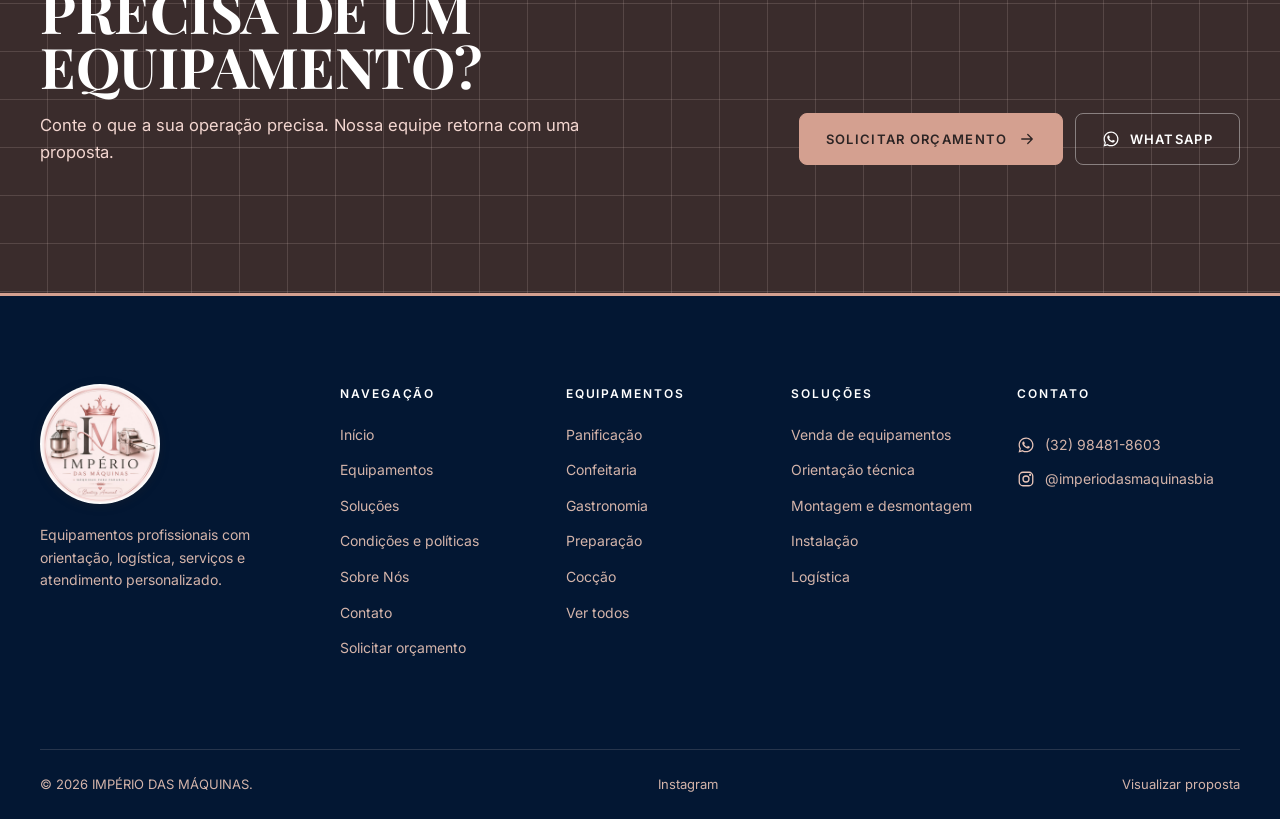
<file: pages/sobre.html>
<!doctype html>
<html lang="pt-BR" data-root="../">
<head>
  <meta charset="utf-8">
  <meta name="viewport" content="width=device-width, initial-scale=1">
  <title>Sobre Nós | Império das Máquinas</title>
  <meta name="description" content="Império das Máquinas, de Beatriz Amaral: máquinas para padaria — novas e revisadas. Instagram @imperiodasmaquinasbia.">
  <meta name="theme-color" content="#c48b7c">
  <link rel="icon" href="../assets/images/logo-imperio.jpg" type="image/jpeg">
  <link rel="apple-touch-icon" href="../assets/images/logo-imperio.jpg">
  <meta property="og:type" content="website">
  <meta property="og:locale" content="pt_BR">
  <meta property="og:site_name" content="Império das Máquinas">
  <meta property="og:title" content="Sobre Nós | Império das Máquinas">
  <meta property="og:description" content="Máquinas para padaria. Novas e revisadas. Beatriz Amaral.">
  <meta property="og:image" content="../assets/images/og-image.png">
  <meta name="twitter:card" content="summary_large_image">
  <link rel="preconnect" href="https://fonts.googleapis.com">
  <link rel="preconnect" href="https://fonts.gstatic.com" crossorigin>
  <link rel="stylesheet" href="https://fonts.googleapis.com/css2?family=Playfair+Display:ital,wght@0,600;0,700;1,500&family=Great+Vibes&family=Inter:wght@400;500;600&display=swap">
  <script>document.documentElement.classList.add('js');</script>
  <link rel="stylesheet" href="../css/global.css">
  <link rel="stylesheet" href="../css/header.css">
  <link rel="stylesheet" href="../css/home.css">
  <link rel="stylesheet" href="../css/solutions.css">
  <link rel="stylesheet" href="../css/axia.css">
  <link rel="stylesheet" href="../css/footer.css">
  <link rel="stylesheet" href="../css/responsive.css">
  <script type="application/ld+json">
  {
    "@context": "https://schema.org",
    "@type": "Organization",
    "name": "Império das Máquinas",
    "founder": "Beatriz Amaral",
    "sameAs": [
      "https://www.instagram.com/imperiodasmaquinasbia/"
    ]
  }
  </script>
</head>
<body data-page="sobre">
  <a class="skip-link" href="#conteudo">Pular para o conteúdo</a>

  <header class="site-header">
    <div class="container site-header__inner">
      <a class="brand" href="../index.html" aria-label="Império das Máquinas — página inicial">
        <img class="brand__logo" src="../assets/images/logo-imperio.jpg" width="480" height="445" alt="Império das Máquinas">
      </a>
      <nav class="nav" id="site-nav" aria-label="Navegação principal">
        <ul class="nav__list">
          <li><a class="nav__link" href="../index.html">Início</a></li>
          <li><a class="nav__link" href="equipamentos.html">Equipamentos</a></li>
          <li><a class="nav__link" href="solucoes.html">Soluções</a></li>
          <li><a class="nav__link" href="condicoes.html">Condições</a></li>
          <li><a class="nav__link" href="sobre.html" aria-current="page">Sobre Nós</a></li>
          <li><a class="nav__link" href="contato.html">Contato</a></li>
        </ul>
        <div class="nav__mobile-actions">
          <a class="btn btn--whatsapp" href="contato.html#canais" data-whatsapp><span data-icon="whatsapp"></span>Falar pelo WhatsApp</a>
          <a class="btn" href="https://www.instagram.com/imperiodasmaquinasbia/" data-config-link="instagram" target="_blank" rel="noopener"><span data-icon="instagram"></span>Instagram</a>
        </div>
      </nav>
      <div class="header-actions">
        <a class="header-wa" href="contato.html#canais" data-whatsapp><span data-icon="whatsapp"></span>WhatsApp</a>
        <a class="btn btn--sm header-client" href="https://www.instagram.com/imperiodasmaquinasbia/" data-config-link="instagram" target="_blank" rel="noopener"><span data-icon="instagram"></span>Instagram</a>
      </div>
      <button class="nav-toggle" type="button" aria-controls="site-nav" aria-expanded="false" aria-label="Abrir menu"><span></span></button>
    </div>
  </header>

  <main id="conteudo">
    <section class="page-hero blueprint">
      <div class="container on-dark">
        <ol class="breadcrumb" aria-label="Você está em">
          <li><a href="../index.html">Início</a></li>
          <li aria-current="page">Sobre Nós</li>
        </ol>
        <h1 class="display h1">Sobre o Império das Máquinas</h1>
        <p class="lead">Equipamentos profissionais para padaria e confeitaria.</p>
      </div>
    </section>

    <section class="section" aria-labelledby="about-title">
      <div class="container split">
        <!-- Para usar foto real da empresa: troque o src e adicione a classe split__media--photo -->
        <div class="split__media reveal">
          <img src="../assets/images/logo-imperio.jpg" alt="Logo Império das Máquinas — Beatriz Amaral" width="560" height="560" loading="lazy" style="border-radius:50%;max-width:420px;margin:0 auto;display:block">
        </div>
        <div class="split__content reveal" style="--delay:.08s">
          <span class="eyebrow">Quem somos</span>
          <h2 id="about-title" class="display h2">Império das Máquinas, de Beatriz Amaral</h2>
          <p>Marca de máquinas para padaria, com atendimento no Instagram <strong>@imperiodasmaquinasbia</strong>.</p>
          <p>Trabalhamos com as mesmas linhas de padaria e confeitaria: masseira, cilindro, batedeira, fornos e demais equipamentos da produção. Condição das máquinas: <strong>novas e revisadas</strong>.</p>
          <p class="legal-line signature" style="font-family:var(--f-script);font-size:2rem;color:var(--c-accent)">Beatriz Amaral</p>
          <ul class="check-list">
            <li><span data-icon="check"></span>Novas e revisadas</li>
            <li><span data-icon="check"></span>Garantia</li>
            <li><span data-icon="check"></span>Melhores condições no atendimento</li>
            <li><span data-icon="check"></span>WhatsApp e Instagram oficiais</li>
            <li><span data-icon="check"></span>Orientação na escolha do equipamento</li>
          </ul>
          <div class="btn-row">
            <a class="btn" href="equipamentos.html">Ver equipamentos <span class="arrow" data-icon="arrow"></span></a>
            <a class="btn btn--ghost" href="contato.html">Fale conosco</a>
          </div>
        </div>
      </div>
    </section>

    <section class="section section--muted" aria-labelledby="how-title">
      <div class="container">
        <div class="section-head reveal">
          <span class="eyebrow">Como trabalhamos</span>
          <h2 id="how-title" class="display h2">Atendimento orientado à sua necessidade</h2>
        </div>
        <div class="values">
          <article class="value reveal"><span class="service__icon" data-icon="compass"></span><h3>Orientação antes da venda</h3><p>Entendemos a rotina e a necessidade da sua operação antes de indicar um equipamento.</p></article>
          <article class="value reveal" style="--delay:.06s"><span class="service__icon" data-icon="doc"></span><h3>Proposta clara</h3><p>Condições, serviços e logística apresentados no orçamento, de acordo com o seu pedido.</p></article>
          <article class="value reveal" style="--delay:.12s"><span class="service__icon" data-icon="headset"></span><h3>Acompanhamento</h3><p>Um contato próximo durante todo o processo, da proposta à entrega.</p></article>
        </div>
      </div>
    </section>

    <section class="section" aria-labelledby="client-title">
      <div class="container duo">
        <article class="panel reveal">
          <span class="panel__icon" data-icon="instagram"></span>
          <span class="eyebrow">Instagram</span>
          <h2 id="client-title" class="display">@imperiodasmaquinasbia</h2>
          <p>Novas e revisadas. Garantia e as melhores condições no atendimento.</p>
          <div class="btn-row">
            <a class="btn btn--dark" href="https://www.instagram.com/imperiodasmaquinasbia/" data-config-link="instagram" target="_blank" rel="noopener">Abrir Instagram <span class="arrow" data-icon="arrow-up-right"></span></a>
          </div>
        </article>
        <article class="panel panel--dark reveal" style="--delay:.08s">
          <span class="panel__icon" data-icon="instagram"></span>
          <span class="eyebrow">Instagram</span>
          <h2 class="display">O Império das Máquinas no Instagram</h2>
          <p><span class="handle" data-config-text="instagramUsuario">@imperiodasmaquinasbia</span><br>Entregas, máquinas, clientes e depoimentos reais.</p>
          <div class="btn-row">
            <a class="btn" href="https://www.instagram.com/imperiodasmaquinasbia/" data-config-link="instagram" target="_blank" rel="noopener">Conheça nosso Instagram <span class="arrow" data-icon="arrow-up-right"></span></a>
          </div>
        </article>
      </div>
    </section>

    <section class="section cta-final blueprint" aria-labelledby="cta-title">
      <div class="container cta-final__inner on-dark">
        <div class="reveal">
          <span class="eyebrow">Orçamento</span>
          <h2 id="cta-title" class="display h2" style="margin-top:18px">Precisa de um equipamento?</h2>
          <p class="lead">Conte o que a sua operação precisa. Nossa equipe retorna com uma proposta.</p>
        </div>
        <div class="btn-row reveal" style="--delay:.08s">
          <a class="btn" href="orcamento.html">Solicitar orçamento <span class="arrow" data-icon="arrow"></span></a>
          <a class="btn btn--ghost-light" href="contato.html#canais" data-whatsapp><span data-icon="whatsapp"></span>WhatsApp</a>
        </div>
      </div>
    </section>
  </main>

  <footer class="site-footer">
    <div class="container">
      <div class="footer-top">
        <div class="footer-brand">
          <a class="brand" href="../index.html" aria-label="Império das Máquinas — página inicial">
            <img class="brand__logo brand__logo--footer" src="../assets/images/logo-imperio.jpg" width="480" height="445" alt="Império das Máquinas">
          </a>
          <p>Equipamentos profissionais com orientação, logística, serviços e atendimento personalizado.</p>
        </div>
        <nav class="footer-col" aria-label="Navegação do rodapé">
          <h2>Navegação</h2>
          <ul>
            <li><a href="../index.html">Início</a></li>
            <li><a href="equipamentos.html">Equipamentos</a></li>
            <li><a href="solucoes.html">Soluções</a></li>
            <li><a href="condicoes.html">Condições e políticas</a></li>
            <li><a href="sobre.html">Sobre Nós</a></li>
            <li><a href="contato.html">Contato</a></li>
            <li><a href="orcamento.html">Solicitar orçamento</a></li>
          </ul>
        </nav>
        <div class="footer-col">
          <h2>Equipamentos</h2>
          <ul>
            <li><a href="equipamentos.html?categoria=panificacao">Panificação</a></li>
            <li><a href="equipamentos.html?categoria=confeitaria">Confeitaria</a></li>
            <li><a href="equipamentos.html?categoria=gastronomia">Gastronomia</a></li>
            <li><a href="equipamentos.html?categoria=preparacao">Preparação</a></li>
            <li><a href="equipamentos.html?categoria=coccao">Cocção</a></li>
            <li><a href="equipamentos.html">Ver todos</a></li>
          </ul>
        </div>
        <div class="footer-col">
          <h2>Soluções</h2>
          <ul>
            <li><a href="solucoes.html#venda">Venda de equipamentos</a></li>
            <li><a href="solucoes.html#orientacao">Orientação técnica</a></li>
            <li><a href="solucoes.html#montagem">Montagem e desmontagem</a></li>
            <li><a href="solucoes.html#instalacao">Instalação</a></li>
            <li><a href="solucoes.html#logistica">Logística</a></li>
          </ul>
        </div>
        <div class="footer-col footer-contact">
          <h2>Contato</h2>
          <a href="contato.html#canais" data-whatsapp><span data-icon="whatsapp"></span><span data-whatsapp-number>WhatsApp</span></a>
          <a data-config-link="email" hidden><span data-icon="mail"></span><span data-label></span></a>
          <a data-config-link="telefone" hidden><span data-icon="phone"></span><span data-label></span></a>
          <a href="https://www.instagram.com/imperiodasmaquinasbia/" data-config-link="instagram" target="_blank" rel="noopener"><span data-icon="instagram"></span>@imperiodasmaquinasbia</a>
        </div>
      </div>
      <div class="footer-bottom">
        <p>© <span data-year>2026</span> IMPÉRIO DAS MÁQUINAS. <span data-empresa-cnpj></span></p>
        <a href="https://www.instagram.com/imperiodasmaquinasbia/" data-config-link="instagram" target="_blank" rel="noopener">Instagram</a>
      </div>
    </div>
  </footer>

  <script src="../js/config.js"></script>
  <script src="../js/icons.js"></script>
  <script src="../js/whatsapp.js"></script>
  <script src="../js/services/axia-service.js"></script>
  <script src="../js/main.js"></script>
  <script src="../js/axia.js"></script>
</body>
</html>
</file>
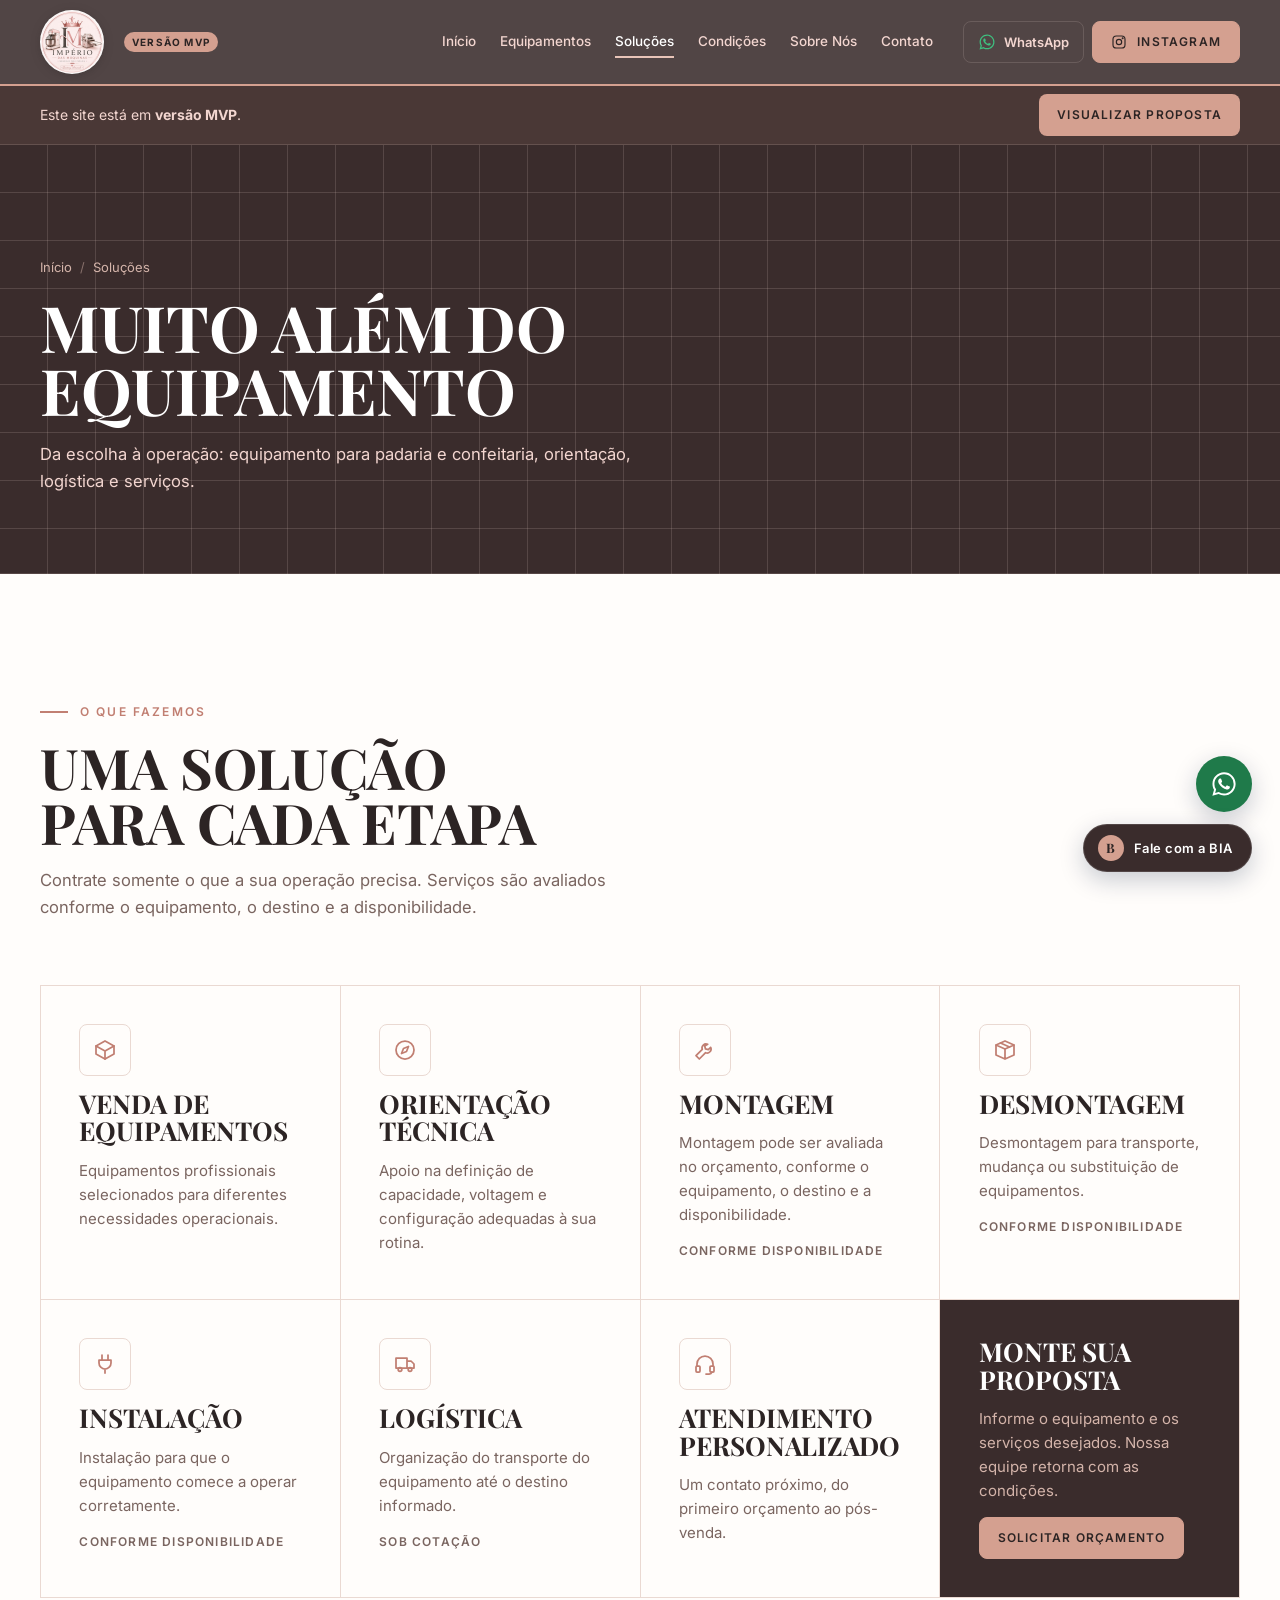
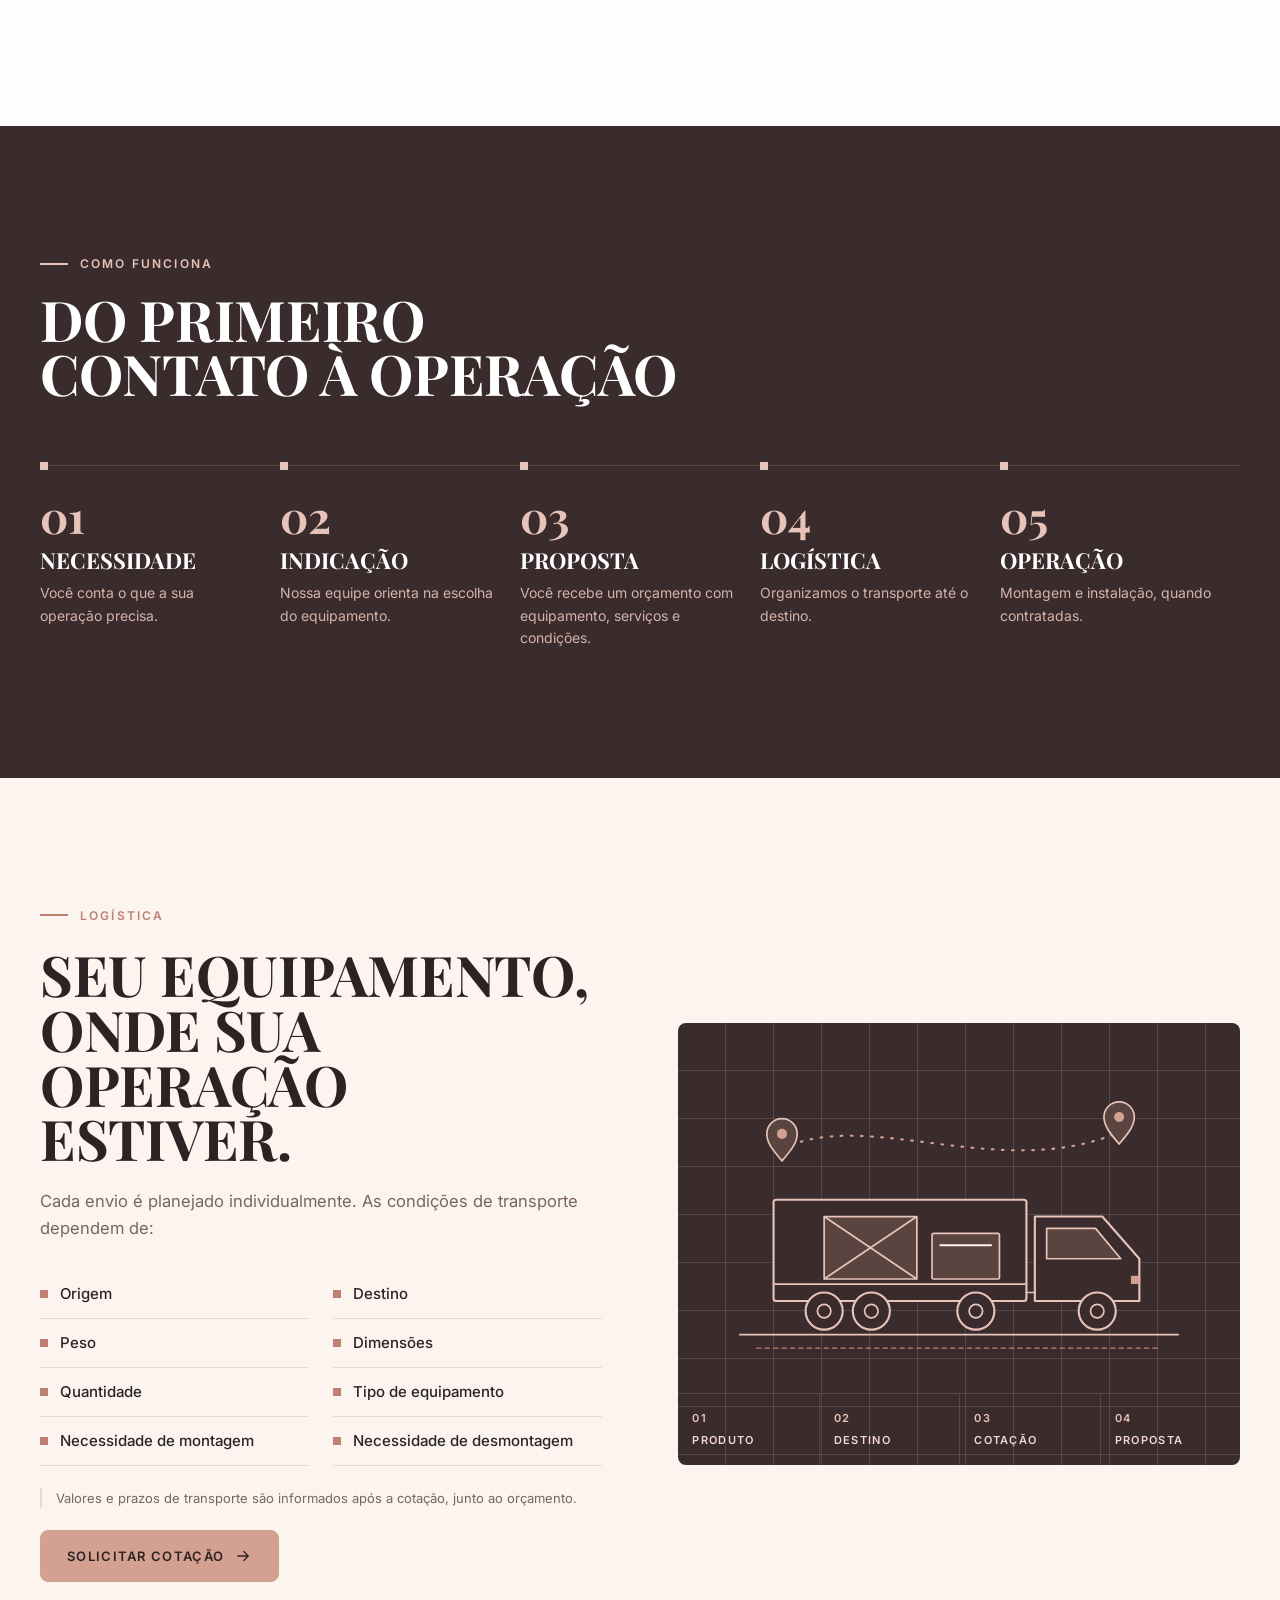
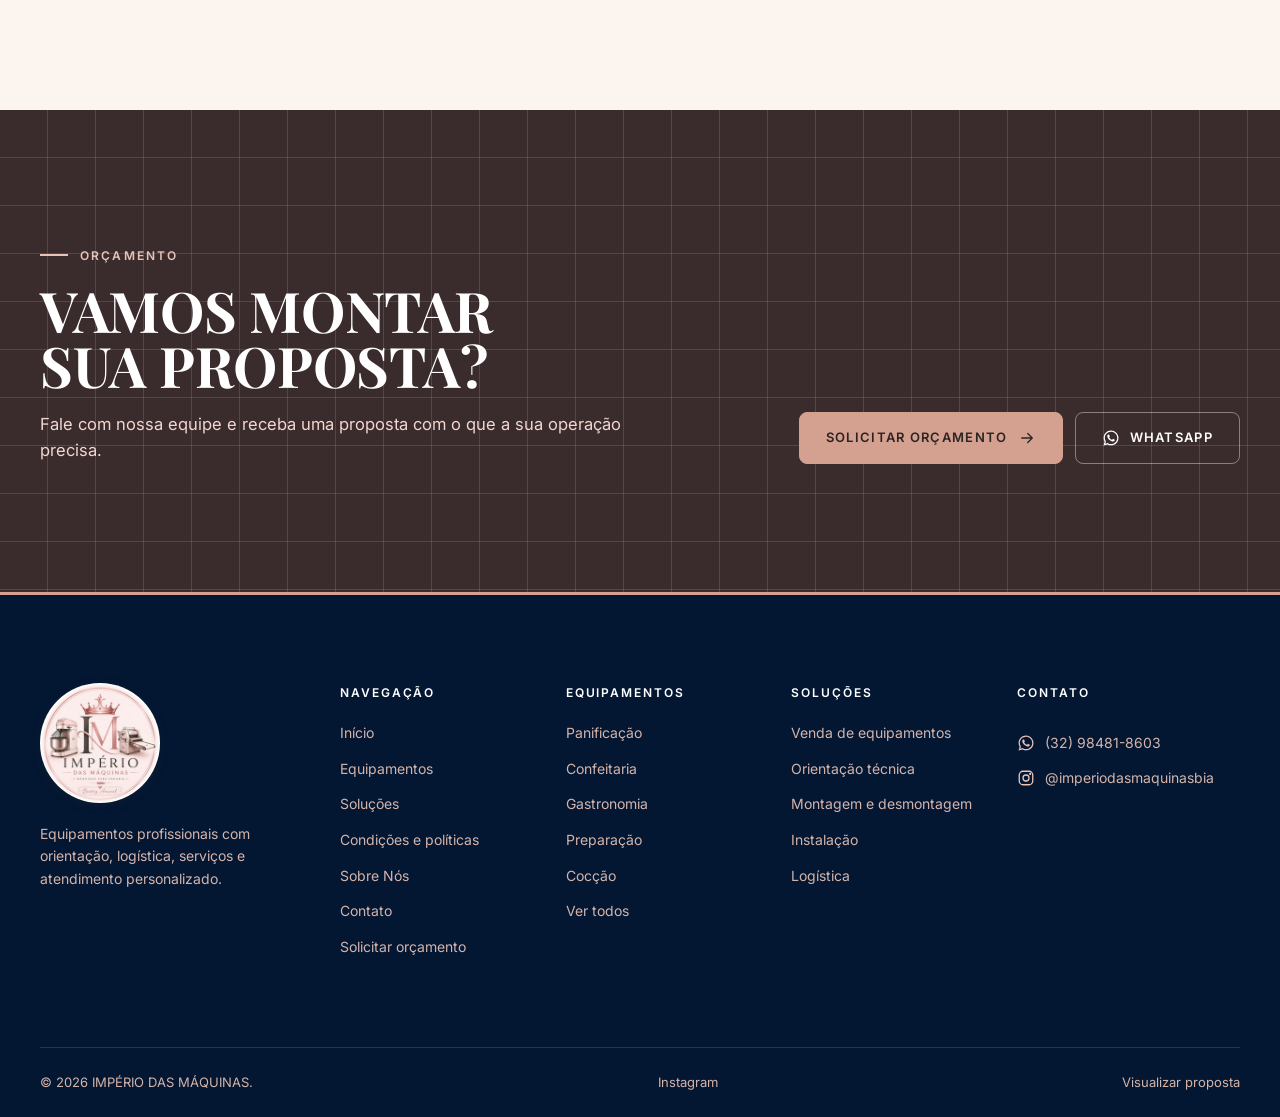
<file: pages/solucoes.html>
<!doctype html>
<html lang="pt-BR" data-root="../">
<head>
  <meta charset="utf-8">
  <meta name="viewport" content="width=device-width, initial-scale=1">
  <title>Soluções | Império das Máquinas</title>
  <meta name="description" content="Venda de equipamentos, orientação técnica, montagem, desmontagem, instalação, logística e atendimento personalizado com a Império das Máquinas.">
  <meta name="theme-color" content="#c48b7c">
  <link rel="icon" href="../assets/images/logo-imperio.jpg" type="image/jpeg">
  <link rel="apple-touch-icon" href="../assets/images/logo-imperio.jpg">
  <meta property="og:type" content="website">
  <meta property="og:locale" content="pt_BR">
  <meta property="og:site_name" content="Império das Máquinas">
  <meta property="og:title" content="Soluções | Império das Máquinas">
  <meta property="og:description" content="Equipamento, orientação, logística, serviços e atendimento.">
  <meta property="og:image" content="../assets/images/og-image.png">
  <meta name="twitter:card" content="summary_large_image">
  <link rel="preconnect" href="https://fonts.googleapis.com">
  <link rel="preconnect" href="https://fonts.gstatic.com" crossorigin>
  <link rel="stylesheet" href="https://fonts.googleapis.com/css2?family=Playfair+Display:ital,wght@0,600;0,700;1,500&family=Great+Vibes&family=Inter:wght@400;500;600&display=swap">
  <script>document.documentElement.classList.add('js');</script>
  <link rel="stylesheet" href="../css/global.css">
  <link rel="stylesheet" href="../css/header.css">
  <link rel="stylesheet" href="../css/home.css">
  <link rel="stylesheet" href="../css/solutions.css">
  <link rel="stylesheet" href="../css/axia.css">
  <link rel="stylesheet" href="../css/footer.css">
  <link rel="stylesheet" href="../css/responsive.css">
</head>
<body data-page="solucoes">
  <a class="skip-link" href="#conteudo">Pular para o conteúdo</a>

  <header class="site-header">
    <div class="container site-header__inner">
      <a class="brand" href="../index.html" aria-label="Império das Máquinas — página inicial">
        <img class="brand__logo" src="../assets/images/logo-imperio.jpg" width="480" height="445" alt="Império das Máquinas">
      </a>
      <nav class="nav" id="site-nav" aria-label="Navegação principal">
        <ul class="nav__list">
          <li><a class="nav__link" href="../index.html">Início</a></li>
          <li><a class="nav__link" href="equipamentos.html">Equipamentos</a></li>
          <li><a class="nav__link" href="solucoes.html" aria-current="page">Soluções</a></li>
          <li><a class="nav__link" href="condicoes.html">Condições</a></li>
          <li><a class="nav__link" href="sobre.html">Sobre Nós</a></li>
          <li><a class="nav__link" href="contato.html">Contato</a></li>
        </ul>
        <div class="nav__mobile-actions">
          <a class="btn btn--whatsapp" href="contato.html#canais" data-whatsapp><span data-icon="whatsapp"></span>Falar pelo WhatsApp</a>
          <a class="btn" href="https://www.instagram.com/imperiodasmaquinasbia/" data-config-link="instagram" target="_blank" rel="noopener"><span data-icon="instagram"></span>Instagram</a>
        </div>
      </nav>
      <div class="header-actions">
        <a class="header-wa" href="contato.html#canais" data-whatsapp><span data-icon="whatsapp"></span>WhatsApp</a>
        <a class="btn btn--sm header-client" href="https://www.instagram.com/imperiodasmaquinasbia/" data-config-link="instagram" target="_blank" rel="noopener"><span data-icon="instagram"></span>Instagram</a>
      </div>
      <button class="nav-toggle" type="button" aria-controls="site-nav" aria-expanded="false" aria-label="Abrir menu"><span></span></button>
    </div>
  </header>

  <main id="conteudo">
    <section class="page-hero blueprint">
      <div class="container on-dark">
        <ol class="breadcrumb" aria-label="Você está em">
          <li><a href="../index.html">Início</a></li>
          <li aria-current="page">Soluções</li>
        </ol>
        <h1 class="display h1">Muito além do equipamento</h1>
        <p class="lead">Da escolha à operação: equipamento para padaria e confeitaria, orientação, logística e serviços.</p>
      </div>
    </section>

    <section class="section" aria-labelledby="serv-title">
      <div class="container">
        <div class="section-head reveal">
          <span class="eyebrow">O que fazemos</span>
          <h2 id="serv-title" class="display h2">Uma solução para cada etapa</h2>
          <p class="lead">Contrate somente o que a sua operação precisa. Serviços são avaliados conforme o equipamento, o destino e a disponibilidade.</p>
        </div>
        <div class="service-grid service-grid--4">
          <article class="service reveal" id="venda"><span class="service__icon" data-icon="box"></span><h3 class="service__title">Venda de equipamentos</h3><p class="service__text">Equipamentos profissionais selecionados para diferentes necessidades operacionais.</p></article>
          <article class="service reveal" id="orientacao" style="--delay:.05s"><span class="service__icon" data-icon="compass"></span><h3 class="service__title">Orientação técnica</h3><p class="service__text">Apoio na definição de capacidade, voltagem e configuração adequadas à sua rotina.</p></article>
          <article class="service reveal" id="montagem" style="--delay:.1s"><span class="service__icon" data-icon="wrench"></span><h3 class="service__title">Montagem</h3><p class="service__text">Montagem pode ser avaliada no orçamento, conforme o equipamento, o destino e a disponibilidade.</p><span class="service__note">Conforme disponibilidade</span></article>
          <article class="service reveal" id="desmontagem" style="--delay:.15s"><span class="service__icon" data-icon="unpack"></span><h3 class="service__title">Desmontagem</h3><p class="service__text">Desmontagem para transporte, mudança ou substituição de equipamentos.</p><span class="service__note">Conforme disponibilidade</span></article>
          <article class="service reveal" id="instalacao"><span class="service__icon" data-icon="plug"></span><h3 class="service__title">Instalação</h3><p class="service__text">Instalação para que o equipamento comece a operar corretamente.</p><span class="service__note">Conforme disponibilidade</span></article>
          <article class="service reveal" style="--delay:.05s"><span class="service__icon" data-icon="truck"></span><h3 class="service__title">Logística</h3><p class="service__text">Organização do transporte do equipamento até o destino informado.</p><span class="service__note">Sob cotação</span></article>
          <article class="service reveal" style="--delay:.1s"><span class="service__icon" data-icon="headset"></span><h3 class="service__title">Atendimento personalizado</h3><p class="service__text">Um contato próximo, do primeiro orçamento ao pós-venda.</p></article>
          <article class="service service--cta reveal" style="--delay:.15s">
            <h3 class="service__title">Monte sua proposta</h3>
            <p class="service__text">Informe o equipamento e os serviços desejados. Nossa equipe retorna com as condições.</p>
            <a class="btn btn--sm" href="orcamento.html" style="justify-self:start">Solicitar orçamento</a>
          </article>
        </div>
      </div>
    </section>

    <section class="section section--dark" aria-labelledby="proc-title">
      <div class="container">
        <div class="section-head reveal">
          <span class="eyebrow">Como funciona</span>
          <h2 id="proc-title" class="display h2">Do primeiro contato à operação</h2>
        </div>
        <ol class="process">
          <li class="reveal"><h3>Necessidade</h3><p>Você conta o que a sua operação precisa.</p></li>
          <li class="reveal" style="--delay:.06s"><h3>Indicação</h3><p>Nossa equipe orienta na escolha do equipamento.</p></li>
          <li class="reveal" style="--delay:.12s"><h3>Proposta</h3><p>Você recebe um orçamento com equipamento, serviços e condições.</p></li>
          <li class="reveal" style="--delay:.18s"><h3>Logística</h3><p>Organizamos o transporte até o destino.</p></li>
          <li class="reveal" style="--delay:.24s"><h3>Operação</h3><p>Montagem e instalação, quando contratadas.</p></li>
        </ol>
      </div>
    </section>

    <section class="section section--muted" id="logistica" aria-labelledby="log-title">
      <div class="container logistics">
        <div class="logistics__content reveal">
          <span class="eyebrow">Logística</span>
          <h2 id="log-title" class="display h2">Seu equipamento, onde sua operação estiver.</h2>
          <p class="lead">Cada envio é planejado individualmente. As condições de transporte dependem de:</p>
          <ul class="factor-list">
            <li>Origem</li><li>Destino</li><li>Peso</li><li>Dimensões</li><li>Quantidade</li><li>Tipo de equipamento</li><li>Necessidade de montagem</li><li>Necessidade de desmontagem</li>
          </ul>
          <p class="note">Valores e prazos de transporte são informados após a cotação, junto ao orçamento.</p>
          <a class="btn" href="orcamento.html">Solicitar cotação <span class="arrow" data-icon="arrow"></span></a>
        </div>
        <div class="logistics__visual blueprint reveal" style="--delay:.1s">
          <img src="../assets/illustrations/logistica.svg" alt="Ilustração de caminhão transportando equipamentos entre origem e destino" width="560" height="320" loading="lazy">
          <ol class="flow">
            <li><span>01</span>Produto</li>
            <li><span>02</span>Destino</li>
            <li><span>03</span>Cotação</li>
            <li><span>04</span>Proposta</li>
          </ol>
        </div>
      </div>
    </section>

    <section class="section cta-final blueprint" aria-labelledby="cta-title">
      <div class="container cta-final__inner on-dark">
        <div class="reveal">
          <span class="eyebrow">Orçamento</span>
          <h2 id="cta-title" class="display h2" style="margin-top:18px">Vamos montar sua proposta?</h2>
          <p class="lead">Fale com nossa equipe e receba uma proposta com o que a sua operação precisa.</p>
        </div>
        <div class="btn-row reveal" style="--delay:.08s">
          <a class="btn" href="orcamento.html">Solicitar orçamento <span class="arrow" data-icon="arrow"></span></a>
          <a class="btn btn--ghost-light" href="contato.html#canais" data-whatsapp><span data-icon="whatsapp"></span>WhatsApp</a>
        </div>
      </div>
    </section>
  </main>

  <footer class="site-footer">
    <div class="container">
      <div class="footer-top">
        <div class="footer-brand">
          <a class="brand" href="../index.html" aria-label="Império das Máquinas — página inicial">
            <img class="brand__logo brand__logo--footer" src="../assets/images/logo-imperio.jpg" width="480" height="445" alt="Império das Máquinas">
          </a>
          <p>Equipamentos profissionais com orientação, logística, serviços e atendimento personalizado.</p>
        </div>
        <nav class="footer-col" aria-label="Navegação do rodapé">
          <h2>Navegação</h2>
          <ul>
            <li><a href="../index.html">Início</a></li>
            <li><a href="equipamentos.html">Equipamentos</a></li>
            <li><a href="solucoes.html">Soluções</a></li>
            <li><a href="condicoes.html">Condições e políticas</a></li>
            <li><a href="sobre.html">Sobre Nós</a></li>
            <li><a href="contato.html">Contato</a></li>
            <li><a href="orcamento.html">Solicitar orçamento</a></li>
          </ul>
        </nav>
        <div class="footer-col">
          <h2>Equipamentos</h2>
          <ul>
            <li><a href="equipamentos.html?categoria=panificacao">Panificação</a></li>
            <li><a href="equipamentos.html?categoria=confeitaria">Confeitaria</a></li>
            <li><a href="equipamentos.html?categoria=gastronomia">Gastronomia</a></li>
            <li><a href="equipamentos.html?categoria=preparacao">Preparação</a></li>
            <li><a href="equipamentos.html?categoria=coccao">Cocção</a></li>
            <li><a href="equipamentos.html">Ver todos</a></li>
          </ul>
        </div>
        <div class="footer-col">
          <h2>Soluções</h2>
          <ul>
            <li><a href="solucoes.html#venda">Venda de equipamentos</a></li>
            <li><a href="solucoes.html#orientacao">Orientação técnica</a></li>
            <li><a href="solucoes.html#montagem">Montagem e desmontagem</a></li>
            <li><a href="solucoes.html#instalacao">Instalação</a></li>
            <li><a href="solucoes.html#logistica">Logística</a></li>
          </ul>
        </div>
        <div class="footer-col footer-contact">
          <h2>Contato</h2>
          <a href="contato.html#canais" data-whatsapp><span data-icon="whatsapp"></span><span data-whatsapp-number>WhatsApp</span></a>
          <a data-config-link="email" hidden><span data-icon="mail"></span><span data-label></span></a>
          <a data-config-link="telefone" hidden><span data-icon="phone"></span><span data-label></span></a>
          <a href="https://www.instagram.com/imperiodasmaquinasbia/" data-config-link="instagram" target="_blank" rel="noopener"><span data-icon="instagram"></span>@imperiodasmaquinasbia</a>
        </div>
      </div>
      <div class="footer-bottom">
        <p>© <span data-year>2026</span> IMPÉRIO DAS MÁQUINAS. <span data-empresa-cnpj></span></p>
        <a href="https://www.instagram.com/imperiodasmaquinasbia/" data-config-link="instagram" target="_blank" rel="noopener">Instagram</a>
      </div>
    </div>
  </footer>

  <script src="../js/config.js"></script>
  <script src="../js/icons.js"></script>
  <script src="../js/whatsapp.js"></script>
  <script src="../js/services/axia-service.js"></script>
  <script src="../js/main.js"></script>
  <script src="../js/axia.js"></script>
</body>
</html>
</file>
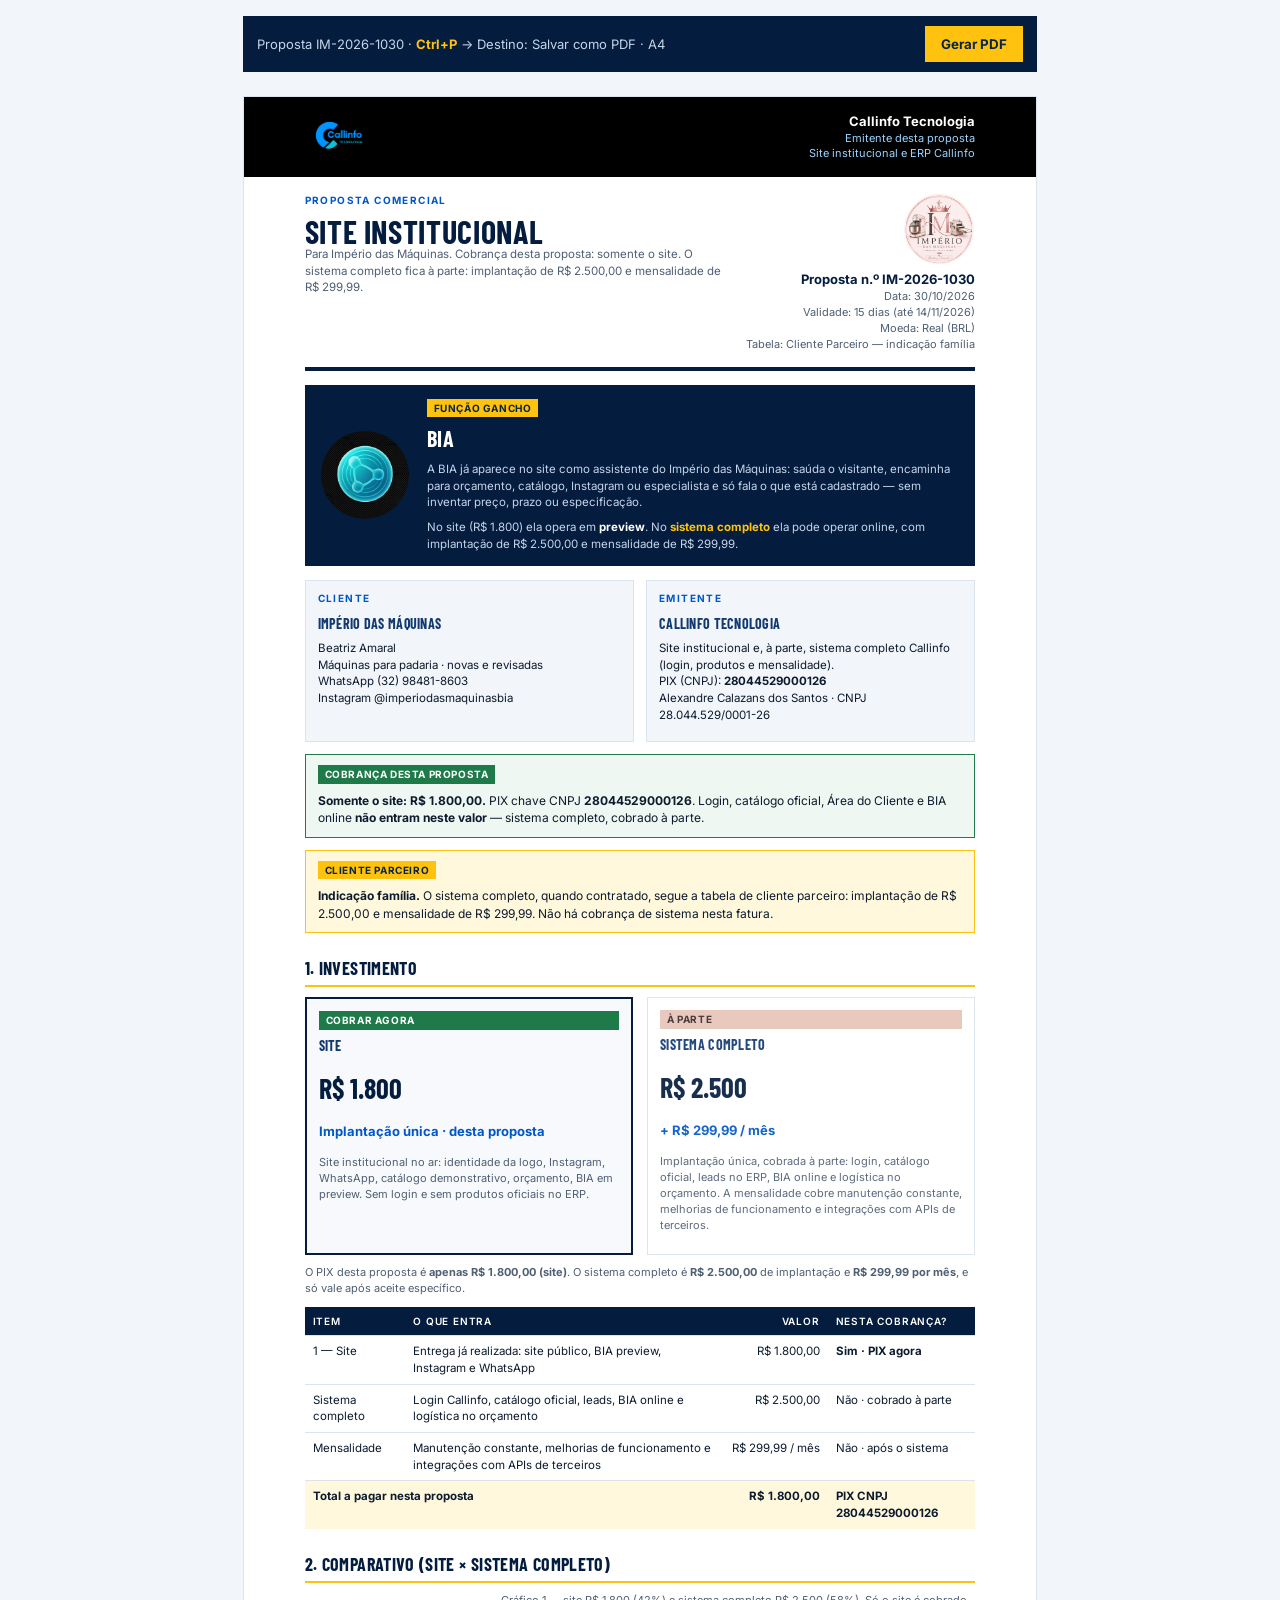
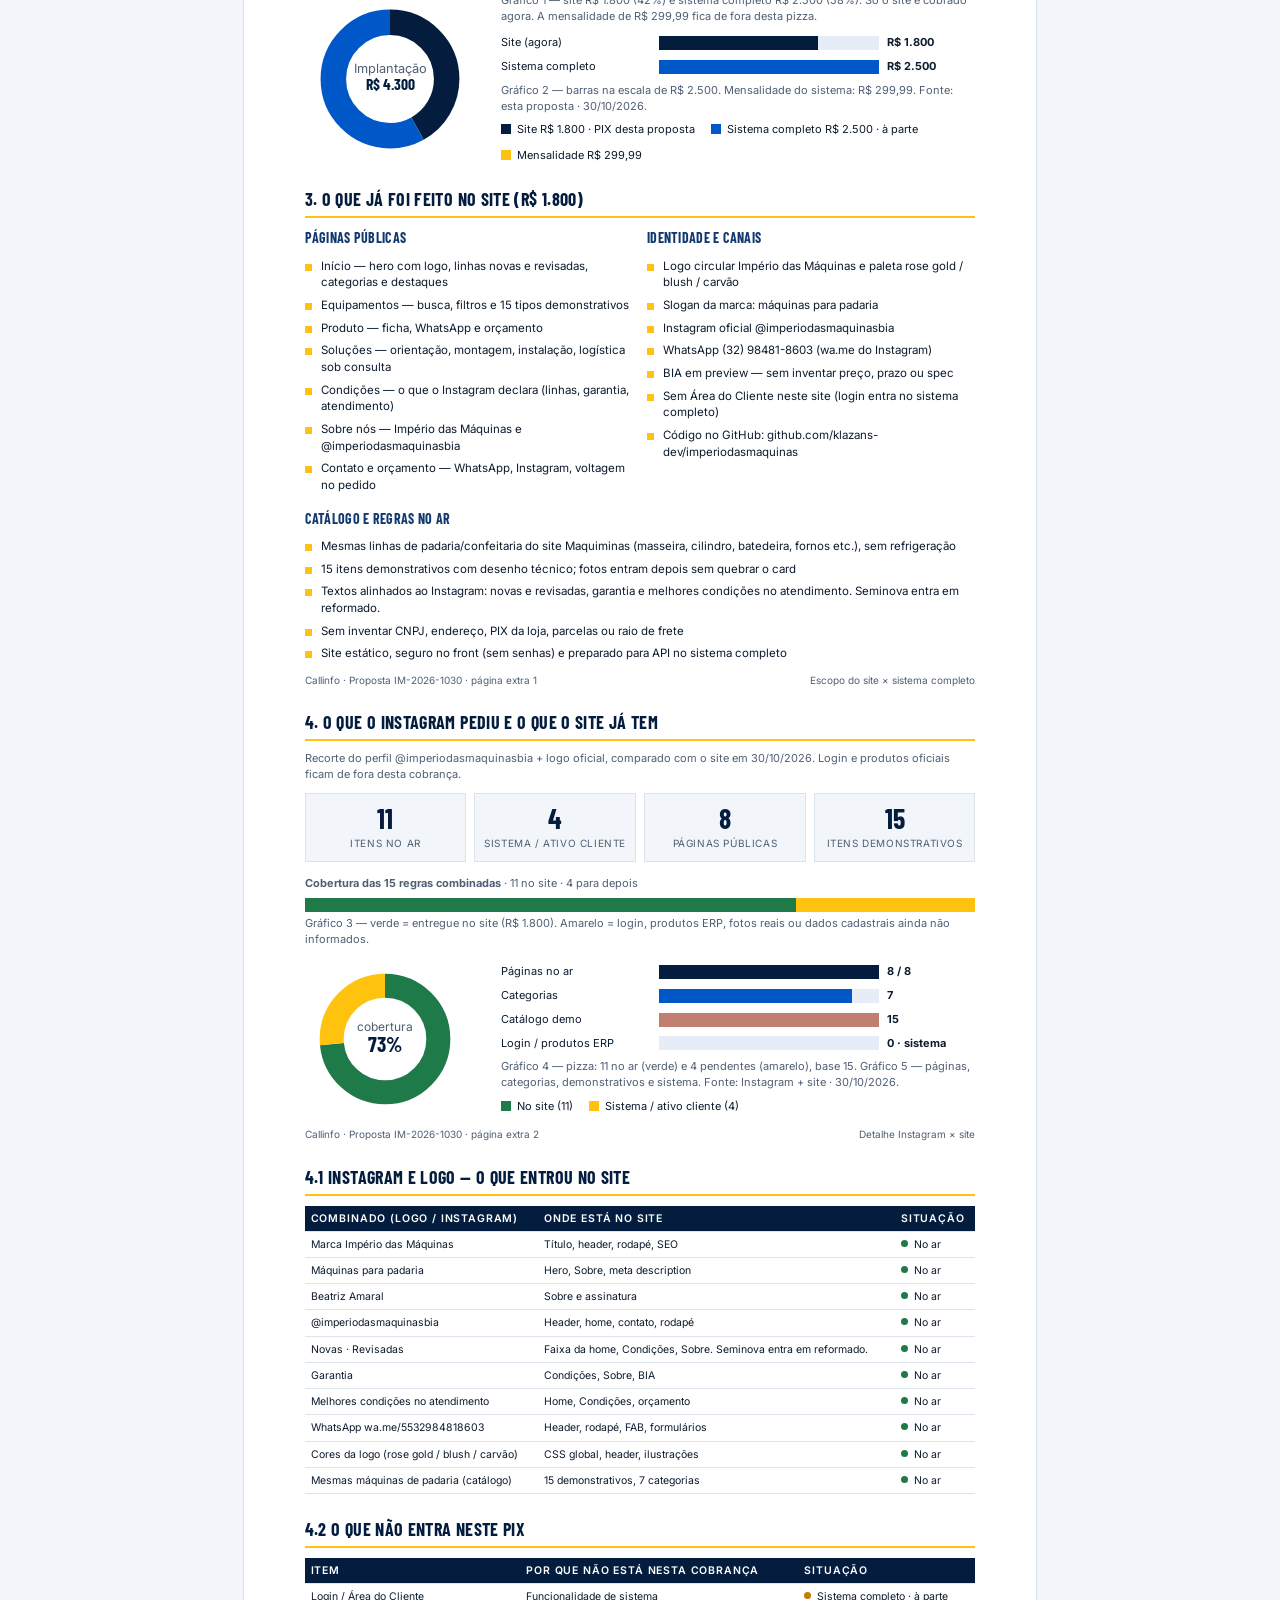
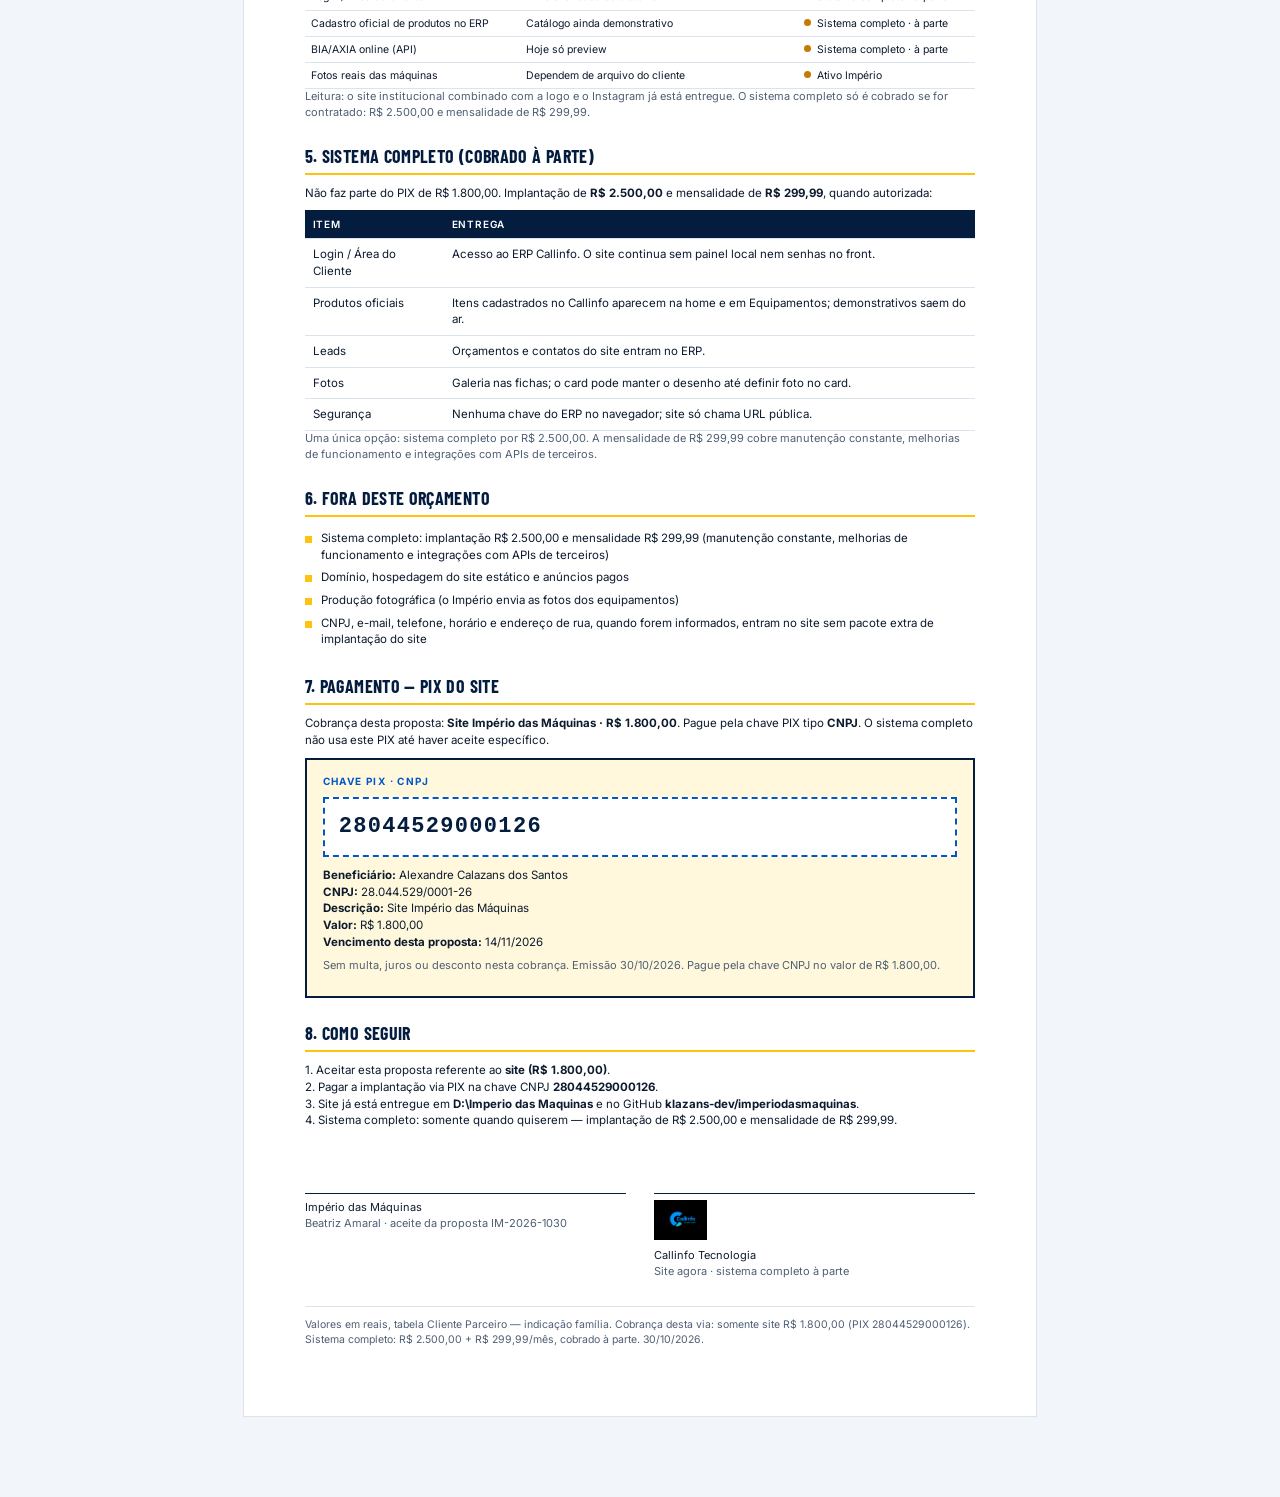
<file: proposta/orcamento-imperio.html>
<!doctype html>
<html lang="pt-BR">
<head>
  <meta charset="utf-8">
  <meta name="viewport" content="width=device-width, initial-scale=1">
  <title>Proposta comercial | Site — Império das Máquinas</title>
  <link rel="preconnect" href="https://fonts.googleapis.com">
  <link rel="preconnect" href="https://fonts.gstatic.com" crossorigin>
  <link rel="stylesheet" href="https://fonts.googleapis.com/css2?family=Barlow+Condensed:wght@600;700&family=Inter:wght@400;500;600;700&display=swap">
  <style>
    :root {
      --ink: #041d3f;
      --steel: #123a70;
      --accent: #0057c8;
      --yellow: #ffc20e;
      --on-yellow: #06254f;
      --bg: #f2f5f9;
      --line: #dbe3ed;
      --muted: #4f5f74;
      --text: #0d1b2e;
      --white: #fff;
      --rose: #c17f72;
    }
    * { box-sizing: border-box; }
    html { font-size: 11.5px; }
    body {
      margin: 0;
      color: var(--text);
      background: var(--bg);
      font-family: Inter, system-ui, sans-serif;
      line-height: 1.45;
    }
    .sheet {
      max-width: 210mm;
      margin: 24px auto 80px;
      background: var(--white);
      padding: 18mm 16mm 16mm;
      border: 1px solid var(--line);
    }
    .toolbar {
      position: sticky;
      top: 0;
      z-index: 10;
      display: flex;
      justify-content: space-between;
      align-items: center;
      gap: 12px;
      max-width: 210mm;
      margin: 16px auto 0;
      padding: 10px 14px;
      background: var(--ink);
      color: #c6d4e8;
      font-size: 13px;
    }
    .toolbar strong { color: var(--yellow); }
    .toolbar button {
      border: 0;
      background: var(--yellow);
      color: var(--on-yellow);
      font-weight: 700;
      padding: 10px 16px;
      cursor: pointer;
      font-family: inherit;
    }
    h1, h2, h3 { font-family: "Barlow Condensed", sans-serif; text-transform: uppercase; letter-spacing: 0.02em; margin: 0; }
    h1 { font-size: 32px; line-height: 0.95; color: var(--ink); }
    h2 { font-size: 18px; color: var(--ink); margin: 22px 0 10px; border-bottom: 2px solid var(--yellow); padding-bottom: 4px; }
    h3 { font-size: 14px; color: var(--steel); margin: 0 0 6px; }
    p { margin: 0 0 8px; }
    .muted { color: var(--muted); }
    .small { font-size: 11px; color: var(--muted); }
    .brandbar {
      display: flex;
      align-items: center;
      justify-content: space-between;
      gap: 16px;
      background: #000;
      color: #9ad4ff;
      margin: -18mm -16mm 16px;
      padding: 14px 16mm;
    }
    .logo-callinfo { height: 52px; width: auto; display: block; }
    .brandbar .who { font-size: 11px; text-align: right; line-height: 1.35; }
    .brandbar .who strong { display: block; color: #fff; font-size: 13px; }
    .head {
      display: grid;
      grid-template-columns: 1fr auto;
      gap: 16px;
      align-items: start;
      padding-bottom: 14px;
      border-bottom: 4px solid var(--ink);
    }
    .logo { height: 72px; width: 72px; object-fit: cover; border-radius: 50%; background: #fffdfb; }
    .meta { text-align: right; font-size: 11px; color: var(--muted); }
    .meta strong { display: block; color: var(--ink); font-size: 13px; }
    .hook {
      display: grid;
      grid-template-columns: 92px 1fr;
      gap: 14px;
      align-items: center;
      background: var(--ink);
      color: #c6d4e8;
      padding: 14px 16px;
      margin: 14px 0 4px;
    }
    .hook-mark {
      width: 88px;
      height: 88px;
      border-radius: 50%;
      overflow: hidden;
      background: #06244c;
      flex: none;
    }
    .hook-mark img { width: 100%; height: 100%; object-fit: cover; display: block; }
    .hook h2 { color: #fff; border: 0; margin: 6px 0 6px; padding: 0; font-size: 22px; }
    .hook p { margin: 0; }
    .hook .tag { background: var(--yellow); }
    .parties {
      display: grid;
      grid-template-columns: 1fr 1fr;
      gap: 12px;
      margin: 14px 0 6px;
    }
    .sign img { height: 36px; display: block; margin-bottom: 8px; }
    .pix {
      margin-top: 10px;
      padding: 14px 16px;
      background: #fff8dd;
      border: 2px solid var(--ink);
    }
    .pix-key {
      margin: 6px 0 10px;
      font-family: ui-monospace, Consolas, "Courier New", monospace;
      font-size: 22px;
      font-weight: 700;
      letter-spacing: 0.06em;
      color: var(--ink);
      background: #fff;
      border: 2px dashed var(--accent);
      padding: 12px 14px;
      word-break: break-all;
    }
    .card {
      border: 1px solid var(--line);
      padding: 10px 12px;
      background: var(--bg);
    }
    .kicker { font-size: 10px; font-weight: 700; letter-spacing: 0.14em; text-transform: uppercase; color: var(--accent); }
    .grid-2 { display: grid; grid-template-columns: 1fr 1fr; gap: 14px; }
    .grid-3 { display: grid; grid-template-columns: 1fr 1fr 1fr; gap: 10px; }
    ul.checks { margin: 0; padding: 0; list-style: none; }
    ul.checks li { padding: 3px 0 3px 16px; position: relative; }
    ul.checks li::before { content: ""; position: absolute; left: 0; top: 9px; width: 7px; height: 7px; background: var(--yellow); }
    table { width: 100%; border-collapse: collapse; font-size: 11.5px; }
    th, td { text-align: left; padding: 7px 8px; border-bottom: 1px solid var(--line); vertical-align: top; }
    th { background: var(--ink); color: #fff; font-weight: 600; font-size: 10px; letter-spacing: 0.08em; text-transform: uppercase; }
    td.num, th.num { text-align: right; white-space: nowrap; }
    tfoot td { font-weight: 700; background: #fff8dd; border-bottom: 0; }
    .pkg {
      border: 1px solid var(--line);
      padding: 12px;
      display: flex;
      flex-direction: column;
      gap: 6px;
      min-height: 100%;
    }
    .pkg--rec { border: 2px solid var(--ink); background: #f7f9fc; }
    .pkg--later { opacity: 0.92; background: #fff; }
    .pkg .price { font-family: "Barlow Condensed", sans-serif; font-size: 28px; font-weight: 700; color: var(--ink); }
    .pkg .month { font-size: 13px; font-weight: 700; color: var(--accent); }
    .partner {
      background: #fff8dd;
      border: 1px solid var(--yellow);
      padding: 10px 12px;
      margin: 12px 0 0;
      font-size: 12px;
    }
    .now {
      background: #eef7f1;
      border: 1px solid #1f7a4a;
      padding: 10px 12px;
      margin: 12px 0 0;
      font-size: 12px;
    }
    .tag { display: inline-block; background: var(--yellow); color: var(--on-yellow); font-size: 10px; font-weight: 700; padding: 2px 7px; text-transform: uppercase; letter-spacing: 0.06em; }
    .tag--ok { background: #1f7a4a; color: #fff; }
    .tag--wait { background: #e8c4b8; color: #3a2c2c; }
    .chart-wrap { display: grid; grid-template-columns: 180px 1fr; gap: 16px; align-items: center; }
    .bars { display: grid; gap: 8px; }
    .bar-row { display: grid; grid-template-columns: 150px 1fr 88px; gap: 8px; align-items: center; font-size: 11px; }
    .track { height: 14px; background: #e6edf6; }
    .fill { height: 100%; background: var(--accent); }
    .fill--site { background: var(--ink); width: 72%; }
    .fill--b { background: var(--accent); width: 100%; }
    .legend { display: flex; flex-wrap: wrap; gap: 10px 16px; font-size: 11px; margin-top: 8px; }
    .sw { display: inline-block; width: 10px; height: 10px; margin-right: 6px; vertical-align: -1px; }
    .foot-note { margin-top: 18px; padding-top: 10px; border-top: 1px solid var(--line); font-size: 10.5px; color: var(--muted); }
    .sign { display: grid; grid-template-columns: 1fr 1fr; gap: 28px; margin-top: 28px; }
    .sign p { border-top: 1px solid var(--ink); padding-top: 6px; margin-top: 36px; font-size: 11px; }
    @media print {
      html { font-size: 10.5px; }
      body { background: #fff; }
      .toolbar { display: none; }
      .sheet { margin: 0; border: 0; max-width: none; padding: 0; }
      .brandbar { margin: 0 0 12px; padding: 10px 0; }
      h2 { break-after: avoid; }
      .pix, .pkg, .card, table, .chart-wrap, .hook, .brandbar, .stats { break-inside: avoid; }
      .extra { break-before: page; }
    }
    .stats {
      display: grid;
      grid-template-columns: repeat(4, 1fr);
      gap: 8px;
      margin: 10px 0 14px;
    }
    .stat {
      border: 1px solid var(--line);
      padding: 10px 8px;
      text-align: center;
      background: var(--bg);
    }
    .stat b {
      display: block;
      font-family: "Barlow Condensed", sans-serif;
      font-size: 28px;
      color: var(--ink);
      line-height: 1;
    }
    .stat span {
      display: block;
      margin-top: 4px;
      font-size: 10px;
      color: var(--muted);
      text-transform: uppercase;
      letter-spacing: 0.06em;
    }
    .usage { display: flex; height: 14px; background: #e6edf6; margin: 6px 0 4px; }
    .usage .ok { width: 73.3%; background: #1f7a4a; }
    .usage .wait { width: 26.7%; background: var(--yellow); }
    .dot { display: inline-block; width: 7px; height: 7px; border-radius: 50%; margin-right: 6px; vertical-align: 1px; }
    .dot--ok { background: #1f7a4a; }
    .dot--wait { background: #c47b00; }
    .extra {
      break-before: page;
      page-break-before: always;
      padding-top: 2mm;
    }
    .extra-kicker {
      display: flex;
      justify-content: space-between;
      font-size: 10px;
      color: var(--muted);
      margin-bottom: 8px;
    }
    table.compact td, table.compact th { padding: 5px 6px; font-size: 10.5px; }
  </style>
</head>
<body>
  <div class="toolbar">
    <span>Proposta IM-2026-1030 · <strong>Ctrl+P</strong> → Destino: Salvar como PDF · A4</span>
    <button type="button" onclick="window.print()">Gerar PDF</button>
  </div>

  <article class="sheet">
    <div class="brandbar">
      <img class="logo-callinfo" src="marcas/callinfo.png" alt="Callinfo Tecnologia">
      <div class="who">
        <strong>Callinfo Tecnologia</strong>
        Emitente desta proposta<br>
        Site institucional e ERP Callinfo
      </div>
    </div>

    <header class="head">
      <div>
        <p class="kicker">Proposta comercial</p>
        <h1>Site institucional</h1>
        <p class="muted">Para Império das Máquinas. Cobrança desta proposta: somente o site. O sistema completo fica à parte: implantação de R$ 2.500,00 e mensalidade de R$ 299,99.</p>
      </div>
      <div class="meta">
        <img class="logo" src="../assets/images/logo-imperio.jpg" alt="Império das Máquinas">
        <strong>Proposta n.º IM-2026-1030</strong>
        Data: 30/10/2026<br>
        Validade: 15 dias (até 14/11/2026)<br>
        Moeda: Real (BRL)<br>
        Tabela: Cliente Parceiro — indicação família
      </div>
    </header>

    <aside class="hook" aria-label="BIA, função gancho">
      <div class="hook-mark">
        <img src="marcas/axia.jpg" alt="Assistente no site">
      </div>
      <div>
        <span class="tag">Função gancho</span>
        <h2>BIA</h2>
        <p>A BIA já aparece no site como assistente do Império das Máquinas: saúda o visitante, encaminha para orçamento, catálogo, Instagram ou especialista e só fala o que está cadastrado — sem inventar preço, prazo ou especificação.</p>
        <p style="margin-top:8px">No site (R$ 1.800) ela opera em <strong style="color:#fff">preview</strong>. No <strong style="color:#ffc20e">sistema completo</strong> ela pode operar online, com implantação de R$ 2.500,00 e mensalidade de R$ 299,99.</p>
      </div>
    </aside>

    <div class="parties">
      <div class="card">
        <p class="kicker">Cliente</p>
        <h3>Império das Máquinas</h3>
        <p>Beatriz Amaral<br>
        Máquinas para padaria · novas e revisadas<br>
        WhatsApp (32) 98481-8603<br>
        Instagram @imperiodasmaquinasbia</p>
      </div>
      <div class="card">
        <p class="kicker">Emitente</p>
        <h3>Callinfo Tecnologia</h3>
        <p>Site institucional e, à parte, sistema completo Callinfo (login, produtos e mensalidade).<br>
        PIX (CNPJ): <strong>28044529000126</strong><br>
        Alexandre Calazans dos Santos · CNPJ 28.044.529/0001-26</p>
      </div>
    </div>

    <div class="now">
      <span class="tag tag--ok">Cobrança desta proposta</span>
      <p style="margin:8px 0 0"><strong>Somente o site: R$ 1.800,00.</strong> PIX chave CNPJ <strong>28044529000126</strong>. Login, catálogo oficial, Área do Cliente e BIA online <strong>não entram neste valor</strong> — sistema completo, cobrado à parte.</p>
    </div>

    <div class="partner">
      <span class="tag">Cliente parceiro</span>
      <p style="margin:8px 0 0"><strong>Indicação família.</strong> O sistema completo, quando contratado, segue a tabela de cliente parceiro: implantação de R$ 2.500,00 e mensalidade de R$ 299,99. Não há cobrança de sistema nesta fatura.</p>
    </div>

    <h2>1. Investimento</h2>
    <div class="grid-2">
      <div class="pkg pkg--rec">
        <span class="tag tag--ok">Cobrar agora</span>
        <h3>Site</h3>
        <p class="price">R$ 1.800</p>
        <p class="month">Implantação única · desta proposta</p>
        <p class="small">Site institucional no ar: identidade da logo, Instagram, WhatsApp, catálogo demonstrativo, orçamento, BIA em preview. Sem login e sem produtos oficiais no ERP.</p>
      </div>
      <div class="pkg pkg--later">
        <span class="tag tag--wait">À parte</span>
        <h3>Sistema completo</h3>
        <p class="price">R$ 2.500</p>
        <p class="month">+ R$ 299,99 / mês</p>
        <p class="small">Implantação única, cobrada à parte: login, catálogo oficial, leads no ERP, BIA online e logística no orçamento. A mensalidade cobre manutenção constante, melhorias de funcionamento e integrações com APIs de terceiros.</p>
      </div>
    </div>
    <p class="small" style="margin-top:10px">O PIX desta proposta é <strong>apenas R$ 1.800,00 (site)</strong>. O sistema completo é <strong>R$ 2.500,00</strong> de implantação e <strong>R$ 299,99 por mês</strong>, e só vale após aceite específico.</p>

    <table style="margin-top:10px">
      <thead>
        <tr>
          <th>Item</th>
          <th>O que entra</th>
          <th class="num">Valor</th>
          <th>Nesta cobrança?</th>
        </tr>
      </thead>
      <tbody>
        <tr>
          <td>1 — Site</td>
          <td>Entrega já realizada: site público, BIA preview, Instagram e WhatsApp</td>
          <td class="num">R$ 1.800,00</td>
          <td><strong>Sim · PIX agora</strong></td>
        </tr>
        <tr>
          <td>Sistema completo</td>
          <td>Login Callinfo, catálogo oficial, leads, BIA online e logística no orçamento</td>
          <td class="num">R$ 2.500,00</td>
          <td>Não · cobrado à parte</td>
        </tr>
        <tr>
          <td>Mensalidade</td>
          <td>Manutenção constante, melhorias de funcionamento e integrações com APIs de terceiros</td>
          <td class="num">R$ 299,99 / mês</td>
          <td>Não · após o sistema</td>
        </tr>
      </tbody>
      <tfoot>
        <tr>
          <td colspan="2">Total a pagar nesta proposta</td>
          <td class="num">R$ 1.800,00</td>
          <td>PIX CNPJ 28044529000126</td>
        </tr>
      </tfoot>
    </table>

    <h2>2. Comparativo (site × sistema completo)</h2>
    <div class="chart-wrap">
      <svg viewBox="0 0 120 120" width="170" height="170" aria-label="Peso relativo do site e do sistema completo">
        <title>Site R$ 1.800 e sistema completo R$ 2.500. A mensalidade de R$ 299,99 não entra neste gráfico.</title>
        <circle cx="60" cy="60" r="40" fill="none" stroke="#041d3f" stroke-width="18" stroke-dasharray="105.2 251.33" transform="rotate(-90 60 60)"/>
        <circle cx="60" cy="60" r="40" fill="none" stroke="#0057c8" stroke-width="18" stroke-dasharray="146.1 251.33" stroke-dashoffset="-105.2" transform="rotate(-90 60 60)"/>
        <text x="60" y="56" text-anchor="middle" font-size="9" font-family="Inter" fill="#4f5f74">Implantação</text>
        <text x="60" y="68" text-anchor="middle" font-size="11" font-weight="700" font-family="Barlow Condensed" fill="#041d3f">R$ 4.300</text>
      </svg>
      <div>
        <p class="small" style="margin-bottom:10px">Gráfico 1 — site R$ 1.800 (42%) e sistema completo R$ 2.500 (58%). Só o site é cobrado agora. A mensalidade de R$ 299,99 fica de fora desta pizza.</p>
        <div class="bars" role="img" aria-label="Implantação do site e do sistema completo">
          <div class="bar-row"><span>Site (agora)</span><div class="track"><div class="fill fill--site"></div></div><strong>R$ 1.800</strong></div>
          <div class="bar-row"><span>Sistema completo</span><div class="track"><div class="fill fill--b"></div></div><strong>R$ 2.500</strong></div>
        </div>
        <p class="small" style="margin-top:8px">Gráfico 2 — barras na escala de R$ 2.500. Mensalidade do sistema: R$ 299,99. Fonte: esta proposta · 30/10/2026.</p>
        <div class="legend">
          <span><i class="sw" style="background:#041d3f"></i>Site R$ 1.800 · PIX desta proposta</span>
          <span><i class="sw" style="background:#0057c8"></i>Sistema completo R$ 2.500 · à parte</span>
          <span><i class="sw" style="background:#ffc20e"></i>Mensalidade R$ 299,99</span>
        </div>
      </div>
    </div>

    <h2>3. O que já foi feito no site (R$ 1.800)</h2>
    <div class="grid-2">
      <div>
        <h3>Páginas públicas</h3>
        <ul class="checks">
          <li>Início — hero com logo, linhas novas e revisadas, categorias e destaques</li>
          <li>Equipamentos — busca, filtros e 15 tipos demonstrativos</li>
          <li>Produto — ficha, WhatsApp e orçamento</li>
          <li>Soluções — orientação, montagem, instalação, logística sob consulta</li>
          <li>Condições — o que o Instagram declara (linhas, garantia, atendimento)</li>
          <li>Sobre nós — Império das Máquinas e @imperiodasmaquinasbia</li>
          <li>Contato e orçamento — WhatsApp, Instagram, voltagem no pedido</li>
        </ul>
      </div>
      <div>
        <h3>Identidade e canais</h3>
        <ul class="checks">
          <li>Logo circular Império das Máquinas e paleta rose gold / blush / carvão</li>
          <li>Slogan da marca: máquinas para padaria</li>
          <li>Instagram oficial @imperiodasmaquinasbia</li>
          <li>WhatsApp (32) 98481-8603 (wa.me do Instagram)</li>
          <li>BIA em preview — sem inventar preço, prazo ou spec</li>
          <li>Sem Área do Cliente neste site (login entra no sistema completo)</li>
          <li>Código no GitHub: github.com/klazans-dev/imperiodasmaquinas</li>
        </ul>
      </div>
    </div>

    <h3 style="margin-top:12px">Catálogo e regras no ar</h3>
    <ul class="checks">
      <li>Mesmas linhas de padaria/confeitaria do site Maquiminas (masseira, cilindro, batedeira, fornos etc.), sem refrigeração</li>
      <li>15 itens demonstrativos com desenho técnico; fotos entram depois sem quebrar o card</li>
      <li>Textos alinhados ao Instagram: novas e revisadas, garantia e melhores condições no atendimento. Seminova entra em reformado.</li>
      <li>Sem inventar CNPJ, endereço, PIX da loja, parcelas ou raio de frete</li>
      <li>Site estático, seguro no front (sem senhas) e preparado para API no sistema completo</li>
    </ul>

    <section class="extra" aria-label="Página extra — escopo do site">
      <p class="extra-kicker"><span>Callinfo · Proposta IM-2026-1030 · página extra 1</span><span>Escopo do site × sistema completo</span></p>
      <h2>4. O que o Instagram pediu e o que o site já tem</h2>
      <p class="small">Recorte do perfil @imperiodasmaquinasbia + logo oficial, comparado com o site em 30/10/2026. Login e produtos oficiais ficam de fora desta cobrança.</p>

      <div class="stats">
        <div class="stat"><b>11</b><span>Itens no ar</span></div>
        <div class="stat"><b>4</b><span>Sistema / ativo cliente</span></div>
        <div class="stat"><b>8</b><span>Páginas públicas</span></div>
        <div class="stat"><b>15</b><span>Itens demonstrativos</span></div>
      </div>

      <p class="small" style="margin:0"><strong>Cobertura das 15 regras combinadas</strong> · 11 no site · 4 para depois</p>
      <div class="usage" role="img" aria-label="11 itens no site e 4 pendentes em 15"><span class="ok"></span><span class="wait"></span></div>
      <p class="small">Gráfico 3 — verde = entregue no site (R$ 1.800). Amarelo = login, produtos ERP, fotos reais ou dados cadastrais ainda não informados.</p>

      <div class="chart-wrap" style="margin-top:12px">
        <svg viewBox="0 0 120 120" width="160" height="160" aria-label="Itens no ar versus sistema completo">
          <title>11 itens no site e 4 pendentes, de 15 combinados</title>
          <circle cx="60" cy="60" r="40" fill="none" stroke="#1f7a4a" stroke-width="18" stroke-dasharray="184.3 251.33" transform="rotate(-90 60 60)"/>
          <circle cx="60" cy="60" r="40" fill="none" stroke="#ffc20e" stroke-width="18" stroke-dasharray="67 251.33" stroke-dashoffset="-184.3" transform="rotate(-90 60 60)"/>
          <text x="60" y="54" text-anchor="middle" font-size="9" font-family="Inter" fill="#4f5f74">cobertura</text>
          <text x="60" y="70" text-anchor="middle" font-size="16" font-weight="700" font-family="Barlow Condensed" fill="#041d3f">73%</text>
        </svg>
        <div>
          <div class="bars" role="img" aria-label="Contagem de páginas e catálogo">
            <div class="bar-row"><span>Páginas no ar</span><div class="track"><div class="fill" style="width:100%;background:#041d3f"></div></div><strong>8 / 8</strong></div>
            <div class="bar-row"><span>Categorias</span><div class="track"><div class="fill" style="width:87.5%;background:#0057c8"></div></div><strong>7</strong></div>
            <div class="bar-row"><span>Catálogo demo</span><div class="track"><div class="fill" style="width:100%;background:#c17f72"></div></div><strong>15</strong></div>
            <div class="bar-row"><span>Login / produtos ERP</span><div class="track"><div class="fill" style="width:0%;background:#ffc20e"></div></div><strong>0 · sistema</strong></div>
          </div>
          <p class="small" style="margin-top:8px">Gráfico 4 — pizza: 11 no ar (verde) e 4 pendentes (amarelo), base 15. Gráfico 5 — páginas, categorias, demonstrativos e sistema. Fonte: Instagram + site · 30/10/2026.</p>
          <div class="legend">
            <span><i class="sw" style="background:#1f7a4a"></i>No site (11)</span>
            <span><i class="sw" style="background:#ffc20e"></i>Sistema / ativo cliente (4)</span>
          </div>
        </div>
      </div>
    </section>

    <section class="extra" aria-label="Página extra — tabelas">
      <p class="extra-kicker"><span>Callinfo · Proposta IM-2026-1030 · página extra 2</span><span>Detalhe Instagram × site</span></p>
      <h2>4.1 Instagram e logo — o que entrou no site</h2>
      <table class="compact">
        <thead>
          <tr>
            <th>Combinado (logo / Instagram)</th>
            <th>Onde está no site</th>
            <th>Situação</th>
          </tr>
        </thead>
        <tbody>
          <tr><td>Marca Império das Máquinas</td><td>Título, header, rodapé, SEO</td><td><span class="dot dot--ok"></span>No ar</td></tr>
          <tr><td>Máquinas para padaria</td><td>Hero, Sobre, meta description</td><td><span class="dot dot--ok"></span>No ar</td></tr>
          <tr><td>Beatriz Amaral</td><td>Sobre e assinatura</td><td><span class="dot dot--ok"></span>No ar</td></tr>
          <tr><td>@imperiodasmaquinasbia</td><td>Header, home, contato, rodapé</td><td><span class="dot dot--ok"></span>No ar</td></tr>
          <tr><td>Novas · Revisadas</td><td>Faixa da home, Condições, Sobre. Seminova entra em reformado.</td><td><span class="dot dot--ok"></span>No ar</td></tr>
          <tr><td>Garantia</td><td>Condições, Sobre, BIA</td><td><span class="dot dot--ok"></span>No ar</td></tr>
          <tr><td>Melhores condições no atendimento</td><td>Home, Condições, orçamento</td><td><span class="dot dot--ok"></span>No ar</td></tr>
          <tr><td>WhatsApp wa.me/5532984818603</td><td>Header, rodapé, FAB, formulários</td><td><span class="dot dot--ok"></span>No ar</td></tr>
          <tr><td>Cores da logo (rose gold / blush / carvão)</td><td>CSS global, header, ilustrações</td><td><span class="dot dot--ok"></span>No ar</td></tr>
          <tr><td>Mesmas máquinas de padaria (catálogo)</td><td>15 demonstrativos, 7 categorias</td><td><span class="dot dot--ok"></span>No ar</td></tr>
        </tbody>
      </table>

      <h2>4.2 O que não entra neste PIX</h2>
      <table class="compact">
        <thead>
          <tr>
            <th>Item</th>
            <th>Por que não está nesta cobrança</th>
            <th>Situação</th>
          </tr>
        </thead>
        <tbody>
          <tr><td>Login / Área do Cliente</td><td>Funcionalidade de sistema</td><td><span class="dot dot--wait"></span>Sistema completo · à parte</td></tr>
          <tr><td>Cadastro oficial de produtos no ERP</td><td>Catálogo ainda demonstrativo</td><td><span class="dot dot--wait"></span>Sistema completo · à parte</td></tr>
          <tr><td>BIA/AXIA online (API)</td><td>Hoje só preview</td><td><span class="dot dot--wait"></span>Sistema completo · à parte</td></tr>
          <tr><td>Fotos reais das máquinas</td><td>Dependem de arquivo do cliente</td><td><span class="dot dot--wait"></span>Ativo Império</td></tr>
        </tbody>
      </table>
      <p class="small">Leitura: o site institucional combinado com a logo e o Instagram já está entregue. O sistema completo só é cobrado se for contratado: R$ 2.500,00 e mensalidade de R$ 299,99.</p>
    </section>

    <h2>5. Sistema completo (cobrado à parte)</h2>
    <p>Não faz parte do PIX de R$ 1.800,00. Implantação de <strong>R$ 2.500,00</strong> e mensalidade de <strong>R$ 299,99</strong>, quando autorizada:</p>
    <table>
      <thead>
        <tr><th>Item</th><th>Entrega</th></tr>
      </thead>
      <tbody>
        <tr><td>Login / Área do Cliente</td><td>Acesso ao ERP Callinfo. O site continua sem painel local nem senhas no front.</td></tr>
        <tr><td>Produtos oficiais</td><td>Itens cadastrados no Callinfo aparecem na home e em Equipamentos; demonstrativos saem do ar.</td></tr>
        <tr><td>Leads</td><td>Orçamentos e contatos do site entram no ERP.</td></tr>
        <tr><td>Fotos</td><td>Galeria nas fichas; o card pode manter o desenho até definir foto no card.</td></tr>
        <tr><td>Segurança</td><td>Nenhuma chave do ERP no navegador; site só chama URL pública.</td></tr>
      </tbody>
    </table>
    <p class="small">Uma única opção: sistema completo por R$ 2.500,00. A mensalidade de R$ 299,99 cobre manutenção constante, melhorias de funcionamento e integrações com APIs de terceiros.</p>

    <h2>6. Fora deste orçamento</h2>
    <ul class="checks">
      <li>Sistema completo: implantação R$ 2.500,00 e mensalidade R$ 299,99 (manutenção constante, melhorias de funcionamento e integrações com APIs de terceiros)</li>
      <li>Domínio, hospedagem do site estático e anúncios pagos</li>
      <li>Produção fotográfica (o Império envia as fotos dos equipamentos)</li>
      <li>CNPJ, e-mail, telefone, horário e endereço de rua, quando forem informados, entram no site sem pacote extra de implantação do site</li>
    </ul>

    <h2>7. Pagamento — PIX do site</h2>
    <p>Cobrança desta proposta: <strong>Site Império das Máquinas · R$ 1.800,00</strong>. Pague pela chave PIX tipo <strong>CNPJ</strong>. O sistema completo não usa este PIX até haver aceite específico.</p>
    <div class="pix">
      <p class="kicker">Chave PIX · CNPJ</p>
      <p class="pix-key">28044529000126</p>
      <p><strong>Beneficiário:</strong> Alexandre Calazans dos Santos<br>
      <strong>CNPJ:</strong> 28.044.529/0001-26<br>
      <strong>Descrição:</strong> Site Império das Máquinas<br>
      <strong>Valor:</strong> R$ 1.800,00<br>
      <strong>Vencimento desta proposta:</strong> 14/11/2026</p>
      <p class="small">Sem multa, juros ou desconto nesta cobrança. Emissão 30/10/2026. Pague pela chave CNPJ no valor de R$ 1.800,00.</p>
    </div>

    <h2>8. Como seguir</h2>
    <p>1. Aceitar esta proposta referente ao <strong>site (R$ 1.800,00)</strong>.<br>
    2. Pagar a implantação via PIX na chave CNPJ <strong>28044529000126</strong>.<br>
    3. Site já está entregue em <strong>D:\Imperio das Maquinas</strong> e no GitHub <strong>klazans-dev/imperiodasmaquinas</strong>.<br>
    4. Sistema completo: somente quando quiserem — implantação de R$ 2.500,00 e mensalidade de R$ 299,99.</p>

    <div class="sign">
      <p>Império das Máquinas<br><span class="small">Beatriz Amaral · aceite da proposta IM-2026-1030</span></p>
      <p>
        <img src="marcas/callinfo.png" alt="Callinfo Tecnologia" style="height:40px;background:#000;padding:6px 10px">
        Callinfo Tecnologia<br><span class="small">Site agora · sistema completo à parte</span>
      </p>
    </div>

    <p class="foot-note">
      Valores em reais, tabela Cliente Parceiro — indicação família. Cobrança desta via: somente site R$ 1.800,00 (PIX 28044529000126). Sistema completo: R$ 2.500,00 + R$ 299,99/mês, cobrado à parte. 30/10/2026.
    </p>
  </article>
</body>
</html>
</file>
<file: css/global.css>
/* ==========================================================================
   IMPÉRIO DAS MÁQUINAS — Tokens e base
   Paleta da logo: blush, rose gold, creme e carvão.
   --c-yellow permanece como token de CTA (agora rose gold).
   ========================================================================== */
:root {
  --c-ink: #3a2c2c;
  --c-graphite: #4a3836;
  --c-graphite-2: #5a4440;
  --c-steel: #6b4f4a;
  --c-line-dark: rgba(255, 232, 224, 0.14);
  --c-text-dark: #f3d6d0;
  --c-muted-dark: #d4b4aa;

  --c-bg: #fbf4ef;
  --c-white: #fffdfb;
  --c-text: #2c2424;
  --c-muted: #7a6560;
  --c-line: #ead9d2;

  --c-accent: #c17f72;
  --c-accent-hover: #a8685c;
  --c-accent-bright: #e8c4b8;
  --c-yellow: #d4a090;
  --c-yellow-hover: #e0b4a6;
  --c-on-yellow: #2c2424;
  --c-success: #1f7a4a;
  --c-error: #b42318;

  --f-display: 'Playfair Display', Georgia, 'Times New Roman', serif;
  --f-script: 'Great Vibes', 'Segoe Script', cursive;
  --f-body: 'Inter', system-ui, -apple-system, 'Segoe UI', Roboto, Arial, sans-serif;

  --container: 1240px;
  --gutter: clamp(20px, 4vw, 40px);
  --section-y: clamp(72px, 10vw, 128px);
  --header-h: 84px;
  --radius: 8px;
  --ease: cubic-bezier(0.2, 0.7, 0.2, 1);
}

*,
*::before,
*::after { box-sizing: border-box; }

html {
  -webkit-text-size-adjust: 100%;
  scroll-behavior: smooth;
  scroll-padding-top: calc(var(--header-h) + 16px);
}

body {
  margin: 0;
  font-family: var(--f-body);
  font-size: 16px;
  line-height: 1.6;
  color: var(--c-text);
  background: var(--c-white);
  -webkit-font-smoothing: antialiased;
  overflow-x: hidden;
}

[hidden] { display: none !important; }
img, svg { display: block; max-width: 100%; }
img { height: auto; }
a { color: inherit; text-decoration: none; }
button, input, select, textarea { font: inherit; color: inherit; }
button { cursor: pointer; }
ul, ol { margin: 0; padding: 0; list-style: none; }
h1, h2, h3, h4, p { margin: 0; }

:focus-visible {
  outline: 2px solid var(--c-accent);
  outline-offset: 3px;
}
.site-header :focus-visible,
.site-footer :focus-visible,
.section--dark :focus-visible,
.blueprint :focus-visible,
.on-dark :focus-visible { outline-color: var(--c-accent-bright); }

.skip-link {
  position: absolute;
  left: 16px;
  top: -60px;
  z-index: 1000;
  padding: 12px 18px;
  background: var(--c-accent);
  color: #fff;
  font-weight: 600;
}
.skip-link:focus { top: 12px; }

.sr-only {
  position: absolute !important;
  width: 1px; height: 1px;
  padding: 0; margin: -1px;
  overflow: hidden; clip: rect(0, 0, 0, 0);
  white-space: nowrap; border: 0;
}

/* ---------- Layout ---------- */
.container {
  width: 100%;
  max-width: calc(var(--container) + var(--gutter) * 2);
  margin-inline: auto;
  padding-inline: var(--gutter);
}

.section { padding-block: var(--section-y); }
.section--muted { background: var(--c-bg); }
.section--dark { background: var(--c-ink); color: var(--c-text-dark); }
.section--tight { padding-block: clamp(56px, 7vw, 88px); }

.blueprint {
  background-color: var(--c-ink);
  background-image:
    linear-gradient(var(--c-line-dark) 1px, transparent 1px),
    linear-gradient(90deg, var(--c-line-dark) 1px, transparent 1px);
  background-size: 48px 48px;
  background-position: -1px -1px;
}

/* ---------- Typography ---------- */
.eyebrow {
  display: inline-flex;
  align-items: center;
  gap: 12px;
  font-size: 12px;
  font-weight: 600;
  letter-spacing: 0.18em;
  text-transform: uppercase;
  color: var(--c-accent);
}
.eyebrow::before {
  content: '';
  width: 28px;
  height: 2px;
  background: currentColor;
}
.section--dark .eyebrow,
.on-dark .eyebrow { color: var(--c-accent-bright); }

.display {
  font-family: var(--f-display);
  font-weight: 700;
  line-height: 0.98;
  letter-spacing: -0.005em;
  text-transform: uppercase;
  text-wrap: balance;
}

.h1 { font-size: clamp(2.5rem, 5vw, 4.25rem); }
.h2 { font-size: clamp(2.1rem, 4.4vw, 3.5rem); }
.h3 { font-size: clamp(1.4rem, 2vw, 1.7rem); line-height: 1.1; }

.section-head {
  display: grid;
  gap: 18px;
  max-width: 720px;
  margin-bottom: clamp(40px, 5vw, 64px);
}
.section-head--split {
  max-width: none;
  grid-template-columns: minmax(0, 1fr) auto;
  align-items: end;
  gap: 24px 48px;
}
.section-head h2 { color: var(--c-text); }
.section--dark .section-head h2,
.on-dark h2 { color: #fff; }

.lead {
  font-size: clamp(1.02rem, 1.3vw, 1.15rem);
  color: var(--c-muted);
  max-width: 60ch;
}
.section--dark .lead,
.on-dark .lead { color: var(--c-text-dark); }

/* ---------- Buttons ---------- */
.btn {
  --btn-bg: var(--c-yellow);
  --btn-fg: var(--c-on-yellow);
  --btn-bd: var(--c-yellow);
  display: inline-flex;
  align-items: center;
  justify-content: center;
  gap: 10px;
  min-height: 52px;
  padding: 0 26px;
  border: 1px solid var(--btn-bd);
  border-radius: var(--radius);
  background: var(--btn-bg);
  color: var(--btn-fg);
  font-size: 13px;
  font-weight: 600;
  letter-spacing: 0.1em;
  text-transform: uppercase;
  line-height: 1;
  white-space: nowrap;
  transition: background-color 0.2s var(--ease), border-color 0.2s var(--ease), color 0.2s var(--ease), transform 0.2s var(--ease);
}
.btn:hover { --btn-bg: var(--c-yellow-hover); --btn-bd: var(--c-yellow-hover); }
.btn:active { transform: translateY(1px); }
.btn svg { width: 18px; height: 18px; flex: none; }
.btn .arrow { transition: transform 0.2s var(--ease); }
.btn:hover .arrow { transform: translateX(3px); }

.btn--ghost { --btn-bg: transparent; --btn-fg: var(--c-text); --btn-bd: var(--c-text); }
.btn--ghost:hover { --btn-bg: var(--c-text); --btn-fg: #fff; --btn-bd: var(--c-text); }

.btn--ghost-light { --btn-bg: transparent; --btn-fg: #fff; --btn-bd: rgba(255, 255, 255, 0.4); }
.btn--ghost-light:hover { --btn-bg: #fff; --btn-fg: var(--c-ink); --btn-bd: #fff; }

.btn--dark { --btn-bg: var(--c-ink); --btn-fg: #fff; --btn-bd: var(--c-ink); }
.btn--dark:hover { --btn-bg: var(--c-steel); --btn-bd: var(--c-steel); }

.btn--whatsapp { --btn-bg: #1f7a4a; --btn-fg: #fff; --btn-bd: #1f7a4a; }
.btn--whatsapp:hover { --btn-bg: #17603a; --btn-bd: #17603a; }

.btn--sm { min-height: 42px; padding: 0 18px; font-size: 12px; }
.btn--block { width: 100%; }

.link-arrow {
  display: inline-flex;
  align-items: center;
  gap: 10px;
  font-size: 13px;
  font-weight: 600;
  letter-spacing: 0.1em;
  text-transform: uppercase;
  color: var(--c-text);
  border-bottom: 1px solid currentColor;
  padding-bottom: 4px;
  transition: color 0.2s var(--ease), gap 0.2s var(--ease);
}
.link-arrow:hover { color: var(--c-accent); gap: 14px; }
.link-arrow svg { width: 16px; height: 16px; }
.section--dark .link-arrow,
.on-dark .link-arrow { color: #fff; }
.section--dark .link-arrow:hover,
.on-dark .link-arrow:hover { color: var(--c-accent-bright); }

.btn-row { display: flex; flex-wrap: wrap; gap: 12px; }

/* ---------- Icons ---------- */
:where([data-icon]) { display: inline-flex; }
:where([data-icon]) svg { width: 1em; height: 1em; }

/* ---------- Reveal ---------- */
.js .reveal {
  opacity: 0;
  transform: translateY(18px);
  transition: opacity 0.7s var(--ease), transform 0.7s var(--ease);
  transition-delay: var(--delay, 0s);
}
.js .reveal.is-visible { opacity: 1; transform: none; }

@media (prefers-reduced-motion: reduce) {
  html { scroll-behavior: auto; }
  *, *::before, *::after { transition-duration: 0.01ms !important; animation-duration: 0.01ms !important; }
  .js .reveal { opacity: 1; transform: none; }
}

/* ---------- Page hero (inner pages) ---------- */
.page-hero {
  position: relative;
  padding-block: clamp(64px, 9vw, 112px) clamp(48px, 7vw, 80px);
  color: var(--c-text-dark);
  overflow: hidden;
}
.page-hero h1 { color: #fff; margin-top: 18px; max-width: 16ch; }
.page-hero .lead { margin-top: 20px; }
.page-hero::after {
  content: '';
  position: absolute;
  inset: auto 0 0 0;
  height: 1px;
  background: var(--c-line-dark);
}

.breadcrumb {
  display: flex;
  flex-wrap: wrap;
  gap: 8px;
  font-size: 13px;
  color: var(--c-muted-dark);
}
.breadcrumb a:hover { color: #fff; }
.breadcrumb li + li::before { content: '/'; margin-right: 8px; opacity: 0.5; }
.breadcrumb--light { color: var(--c-muted); }
.breadcrumb--light a:hover { color: var(--c-text); }

/* ---------- Misc ---------- */
.tag {
  display: inline-flex;
  align-items: center;
  gap: 6px;
  padding: 5px 10px;
  border: 1px solid var(--c-line);
  border-radius: 2px;
  font-size: 11px;
  font-weight: 600;
  letter-spacing: 0.08em;
  text-transform: uppercase;
  color: var(--c-muted);
  background: var(--c-white);
}
.tag--demo { border-color: rgba(0, 87, 200, 0.35); color: var(--c-accent); }

.divider { height: 1px; background: var(--c-line); border: 0; margin: 0; }
</file>
<file: css/header.css>
/* ==========================================================================
   Header
   ========================================================================== */
.site-header {
  position: sticky;
  top: 0;
  z-index: 100;
  background: rgba(58, 44, 44, 0.96);
  border-bottom: 2px solid var(--c-yellow);
  color: #fff;
  transition: background-color 0.3s var(--ease);
}
@supports (backdrop-filter: blur(8px)) {
  .site-header { background: rgba(58, 44, 44, 0.88); backdrop-filter: blur(12px) saturate(140%); }
}

.site-header__inner {
  display: flex;
  align-items: center;
  gap: 32px;
  height: var(--header-h);
}

/* Brand */
.brand {
  display: inline-flex;
  align-items: center;
  gap: 12px;
  flex: none;
}
.brand__logo {
  width: 64px;
  height: 64px;
  object-fit: cover;
  border-radius: 50%;
  background: #fffdfb;
  flex: none;
  box-shadow: 0 2px 10px rgba(44, 36, 36, 0.28);
}
.brand__logo--footer { width: 120px; height: 120px; }
.brand__mark { width: 40px; height: 40px; flex: none; }
.brand__text { display: grid; line-height: 1; }
.brand__name {
  font-family: var(--f-display);
  font-weight: 700;
  font-size: 24px;
  letter-spacing: 0.04em;
}
.brand__tag {
  margin-top: 4px;
  font-size: 9.5px;
  font-weight: 600;
  letter-spacing: 0.42em;
  color: var(--c-muted-dark);
}

/* Nav */
.nav { margin-left: auto; }
.nav__list { display: flex; align-items: center; gap: 4px; }
.nav__link {
  position: relative;
  display: inline-flex;
  align-items: center;
  height: 44px;
  padding: 0 14px;
  font-size: 14px;
  font-weight: 500;
  color: var(--c-text-dark);
  transition: color 0.2s var(--ease);
}
.nav__link::after {
  content: '';
  position: absolute;
  left: 14px;
  right: 14px;
  bottom: 6px;
  height: 2px;
  background: var(--c-accent-bright);
  transform: scaleX(0);
  transform-origin: left;
  transition: transform 0.25s var(--ease);
}
.nav__link:hover { color: #fff; }
.nav__link:hover::after,
.nav__link[aria-current='page']::after { transform: scaleX(1); }
.nav__link[aria-current='page'] { color: #fff; }

.nav__mobile-actions { display: none; }

/* Actions */
.header-actions {
  display: flex;
  align-items: center;
  gap: 8px;
  flex: none;
}
.header-wa {
  display: inline-flex;
  align-items: center;
  gap: 8px;
  height: 42px;
  padding: 0 14px;
  font-size: 13px;
  font-weight: 600;
  color: var(--c-text-dark);
  border: 1px solid var(--c-line-dark);
  border-radius: var(--radius);
  transition: color 0.2s var(--ease), border-color 0.2s var(--ease);
}
.header-wa svg { width: 18px; height: 18px; color: #3fbf7f; }
.header-wa:hover { color: #fff; border-color: rgba(255, 255, 255, 0.3); }
.header-client svg { width: 16px; height: 16px; }

/* Toggle */
.nav-toggle {
  display: none;
  position: relative;
  width: 44px;
  height: 44px;
  margin-left: auto;
  padding: 0;
  border: 1px solid var(--c-line-dark);
  border-radius: var(--radius);
  background: transparent;
}
.nav-toggle span,
.nav-toggle span::before,
.nav-toggle span::after {
  position: absolute;
  left: 50%;
  width: 20px;
  height: 2px;
  margin-left: -10px;
  background: #fff;
  transition: transform 0.25s var(--ease), opacity 0.2s;
}
.nav-toggle span { top: 50%; margin-top: -1px; }
.nav-toggle span::before,
.nav-toggle span::after { content: ''; left: 0; margin-left: 0; }
.nav-toggle span::before { transform: translateY(-6px); }
.nav-toggle span::after { transform: translateY(6px); }
.nav-toggle[aria-expanded='true'] span { background: transparent; }
.nav-toggle[aria-expanded='true'] span::before { transform: rotate(45deg); }
.nav-toggle[aria-expanded='true'] span::after { transform: rotate(-45deg); }

@media (min-width: 1081px) and (max-width: 1280px) {
  .site-header__inner { gap: 20px; }
  .nav__link { padding: 0 10px; font-size: 13.5px; }
  .nav__link::after { left: 10px; right: 10px; }
}

@media (max-width: 1080px) {
  /* backdrop-filter turns the header into the containing block of the fixed nav */
  .site-header { background: rgba(58, 44, 44, 0.98); backdrop-filter: none; }
  .site-header__inner { gap: 16px; }
  .nav-toggle { display: inline-block; }
  .header-actions { display: none; }

  .nav {
    position: fixed;
    inset: calc(var(--header-h) + 3px) 0 0 0;
    display: flex;
    flex-direction: column;
    padding: 24px var(--gutter) 32px;
    background: var(--c-ink);
    overflow-y: auto;
    opacity: 0;
    visibility: hidden;
    transform: translateY(-8px);
    transition: opacity 0.25s var(--ease), transform 0.25s var(--ease), visibility 0s linear 0.25s;
  }
  .nav.is-open {
    opacity: 1;
    visibility: visible;
    transform: none;
    transition: opacity 0.25s var(--ease), transform 0.25s var(--ease);
  }
  .nav__list { flex-direction: column; align-items: stretch; gap: 0; }
  .nav__link {
    height: 60px;
    padding: 0;
    font-family: var(--f-display);
    font-size: 28px;
    font-weight: 600;
    text-transform: uppercase;
    letter-spacing: 0.02em;
    border-bottom: 1px solid var(--c-line-dark);
  }
  .nav__link::after { left: 0; right: auto; width: 32px; bottom: -1px; }
  .nav__mobile-actions {
    display: grid;
    gap: 12px;
    margin-top: auto;
    padding-top: 32px;
  }
  body.nav-open { overflow: hidden; }
}

@media (max-width: 640px) {
  .brand__logo { width: 52px; height: 52px; }
  .brand__logo--footer { width: 96px; height: 96px; }
}

@media (max-width: 380px) {
  .brand__mark { width: 34px; height: 34px; }
  .brand__name { font-size: 21px; }
  .brand__tag { font-size: 8.5px; letter-spacing: 0.36em; }
}

.mvp-badge {
  flex: none;
  font-size: 10px;
  font-weight: 700;
  letter-spacing: 0.12em;
  text-transform: uppercase;
  background: var(--c-yellow);
  color: var(--c-on-yellow);
  padding: 5px 8px;
  line-height: 1;
  border-radius: 999px;
}
.mvp-bar {
  background: var(--c-graphite);
  color: var(--c-text-dark);
  border-bottom: 1px solid var(--c-line-dark);
}
.mvp-bar__inner {
  display: flex;
  flex-wrap: wrap;
  align-items: center;
  justify-content: space-between;
  gap: 10px 16px;
  min-height: 52px;
  padding-block: 8px;
}
.mvp-bar p { margin: 0; font-size: 14px; }
.mvp-bar .btn {
  background: var(--c-yellow);
  color: var(--c-on-yellow);
  border: 0;
}
.mvp-bar .btn:hover { background: var(--c-yellow-hover); color: var(--c-on-yellow); }

@media (max-width: 1080px) {
  .mvp-badge { display: none; }
}
</file>
<file: css/home.css>
/* ==========================================================================
   Home
   ========================================================================== */

/* ---------- Hero ---------- */
.hero {
  position: relative;
  color: var(--c-text-dark);
  overflow: hidden;
}
.hero::before {
  content: '';
  position: absolute;
  inset: 0;
  background: radial-gradient(ellipse 60% 70% at 78% 45%, rgba(0, 112, 246, 0.2), transparent 70%);
  pointer-events: none;
}
.hero__grid {
  position: relative;
  display: grid;
  grid-template-columns: minmax(0, 1.05fr) minmax(0, 1fr);
  align-items: center;
  gap: clamp(32px, 5vw, 72px);
  min-height: min(calc(100svh - var(--header-h) - 120px), 720px);
  padding-block: clamp(56px, 8vw, 104px) clamp(40px, 5vw, 64px);
}
.hero__content { display: grid; gap: 26px; justify-items: start; }
.hero h1 { color: #fff; max-width: 18ch; }
.hero h1 em { font-style: normal; color: var(--c-accent-bright); }
.hero .lead { max-width: 52ch; }
.hero .btn-row { margin-top: 6px; }

.hero__visual {
  position: relative;
  aspect-ratio: 640 / 560;
  width: 100%;
  max-width: 620px;
  justify-self: end;
}
.hero__visual img { width: 100%; height: 100%; object-fit: contain; }
.hero__visual--photo img { object-fit: cover; border-radius: 50%; background: #fffdfb; box-shadow: 0 24px 56px rgba(58, 44, 44, 0.22); }
.hero__caption {
  position: absolute;
  left: 0;
  bottom: 0;
  font-size: 11px;
  letter-spacing: 0.16em;
  text-transform: uppercase;
  color: var(--c-muted-dark);
}

.pillars {
  position: relative;
  display: grid;
  grid-template-columns: repeat(5, minmax(0, 1fr));
  border-top: 1px solid var(--c-line-dark);
}
.pillar {
  display: flex;
  align-items: center;
  gap: 14px;
  padding: 26px 20px 30px 0;
  color: #fff;
}
.pillar + .pillar { padding-left: 20px; border-left: 1px solid var(--c-line-dark); }
.pillar__icon {
  display: grid;
  place-items: center;
  width: 40px;
  height: 40px;
  flex: none;
  border: 1px solid var(--c-line-dark);
  border-radius: var(--radius);
  color: var(--c-accent-bright);
}
.pillar__icon svg { width: 20px; height: 20px; }
.pillar__label {
  font-family: var(--f-display);
  font-size: 18px;
  font-weight: 600;
  letter-spacing: 0.06em;
  text-transform: uppercase;
}

/* ---------- Payment bar ---------- */
.paybar { background: var(--c-yellow); color: var(--c-on-yellow); }
.paybar__inner {
  display: flex;
  flex-wrap: wrap;
  align-items: center;
  gap: 12px 24px;
  padding-block: 20px;
}
.paybar__badge {
  flex: none;
  padding: 6px 10px;
  border-radius: 2px;
  background: var(--c-ink);
  color: #fff;
  font-size: 11px;
  font-weight: 600;
  letter-spacing: 0.14em;
  text-transform: uppercase;
}
.paybar__text { flex: 1 1 320px; font-size: clamp(15px, 1.4vw, 18px); line-height: 1.45; }
.paybar__text strong { font-weight: 700; }
.paybar__link {
  display: inline-flex;
  align-items: center;
  gap: 8px;
  font-size: 13px;
  font-weight: 700;
  letter-spacing: 0.08em;
  text-transform: uppercase;
  border-bottom: 2px solid currentColor;
  padding-bottom: 3px;
}
.paybar__link svg { width: 16px; height: 16px; transition: transform 0.2s var(--ease); }
.paybar__link:hover svg { transform: translateX(3px); }

/* ---------- Categories ---------- */
.cat-grid {
  display: grid;
  grid-template-columns: repeat(4, minmax(0, 1fr));
  gap: 1px;
  background: var(--c-line);
  border: 1px solid var(--c-line);
}
.cat-card {
  display: flex;
  flex-direction: column;
  background: var(--c-white);
  transition: background-color 0.25s var(--ease);
}
.cat-card__media {
  aspect-ratio: 4 / 3;
  overflow: hidden;
  background-size: 32px 32px;
}
.cat-card__media img {
  width: 100%;
  height: 100%;
  object-fit: contain;
  padding: 8%;
  transition: transform 0.5s var(--ease);
}
.cat-card__media--photo img { object-fit: cover; padding: 0; }
.cat-card__body {
  display: grid;
  gap: 8px;
  flex: 1;
  align-content: start;
  padding: 22px 22px 24px;
}
.cat-card__title {
  font-family: var(--f-display);
  font-size: 22px;
  font-weight: 700;
  line-height: 1.1;
  text-transform: uppercase;
}
.cat-card__desc { font-size: 14px; line-height: 1.55; color: var(--c-muted); }
.cat-card__cta {
  display: inline-flex;
  align-items: center;
  gap: 8px;
  margin-top: 8px;
  font-size: 12px;
  font-weight: 600;
  letter-spacing: 0.1em;
  text-transform: uppercase;
  color: var(--c-accent);
}
.cat-card__cta svg { width: 15px; height: 15px; transition: transform 0.2s var(--ease); }
.cat-card:hover .cat-card__media img { transform: scale(1.04); }
.cat-card:hover .cat-card__cta svg { transform: translateX(4px); }

/* ---------- Beyond equipment ---------- */
.chain {
  display: grid;
  grid-template-columns: repeat(5, minmax(0, 1fr));
  border-top: 1px solid var(--c-line);
  border-bottom: 1px solid var(--c-line);
}
.chain__item {
  position: relative;
  display: grid;
  gap: 10px;
  align-content: start;
  padding: 32px 28px 36px 0;
}
.chain__item + .chain__item { padding-left: 28px; border-left: 1px solid var(--c-line); }
.chain__item + .chain__item::before {
  content: '+';
  position: absolute;
  left: -12px;
  top: 30px;
  display: grid;
  place-items: center;
  width: 24px;
  height: 24px;
  background: var(--c-white);
  color: var(--c-accent);
  font-weight: 700;
  font-size: 18px;
  line-height: 1;
}
.section--muted .chain__item + .chain__item::before { background: var(--c-bg); }
.chain__index { font-size: 12px; font-weight: 600; letter-spacing: 0.14em; color: var(--c-muted); }
.chain__title { font-family: var(--f-display); font-size: 24px; font-weight: 700; text-transform: uppercase; line-height: 1.05; }
.chain__text { font-size: 14px; color: var(--c-muted); }
.chain-foot {
  display: flex;
  flex-wrap: wrap;
  align-items: center;
  justify-content: space-between;
  gap: 20px;
  margin-top: 36px;
}
.chain-foot p { color: var(--c-muted); max-width: 60ch; }

/* ---------- Differentials ---------- */
.diff-grid {
  display: grid;
  grid-template-columns: repeat(4, minmax(0, 1fr));
  border-top: 1px solid var(--c-line-dark);
}
.diff {
  display: grid;
  gap: 14px;
  align-content: start;
  padding: 36px 28px 8px 0;
}
.diff + .diff { padding-left: 28px; border-left: 1px solid var(--c-line-dark); }
.diff__icon { width: 44px; height: 44px; color: var(--c-accent-bright); }
.diff__icon svg { width: 100%; height: 100%; }
.diff__title { font-family: var(--f-display); font-size: 24px; font-weight: 700; text-transform: uppercase; color: #fff; line-height: 1.05; }
.diff__text { font-size: 15px; color: var(--c-muted-dark); }

/* ---------- Logistics ---------- */
.logistics {
  display: grid;
  grid-template-columns: minmax(0, 1fr) minmax(0, 1fr);
  gap: clamp(40px, 6vw, 88px);
  align-items: center;
}
.logistics__content { display: grid; gap: 22px; justify-items: start; }
.factor-list {
  display: grid;
  grid-template-columns: repeat(2, minmax(0, 1fr));
  gap: 0 24px;
  width: 100%;
  margin-top: 6px;
}
.factor-list li {
  display: flex;
  align-items: center;
  gap: 12px;
  padding: 12px 0;
  border-bottom: 1px solid var(--c-line);
  font-size: 15px;
  font-weight: 500;
}
.factor-list li::before {
  content: '';
  width: 8px;
  height: 8px;
  flex: none;
  background: var(--c-accent);
}
.note {
  font-size: 13px;
  color: var(--c-muted);
  padding-left: 14px;
  border-left: 2px solid var(--c-line);
}
.logistics__visual {
  position: relative;
  display: grid;
  gap: 0;
  border-radius: var(--radius);
  overflow: hidden;
}
.logistics__visual img { width: 100%; padding: 12% 8% 6%; }
.flow {
  display: grid;
  grid-template-columns: repeat(4, minmax(0, 1fr));
  border-top: 1px solid var(--c-line-dark);
}
.flow li {
  padding: 16px 14px;
  font-size: 11px;
  font-weight: 600;
  letter-spacing: 0.12em;
  text-transform: uppercase;
  color: var(--c-text-dark);
}
.flow li + li { border-left: 1px solid var(--c-line-dark); }
.flow li span { display: block; margin-bottom: 4px; color: var(--c-accent-bright); }

/* ---------- Presence map ---------- */
.presence {
  display: grid;
  grid-template-columns: minmax(0, 0.9fr) minmax(0, 1.1fr);
  gap: clamp(40px, 6vw, 88px);
  align-items: center;
}
.presence__content { display: grid; gap: 22px; justify-items: start; }
.presence__content .lead strong { color: var(--c-text); font-weight: 600; }
.presence__stats {
  display: grid;
  grid-template-columns: repeat(2, minmax(0, 1fr));
  width: 100%;
  border-top: 1px solid var(--c-line);
  border-bottom: 1px solid var(--c-line);
}
.presence__stat { display: grid; gap: 6px; align-content: start; padding: 18px 20px 18px 0; }
.presence__stat + .presence__stat { padding-left: 20px; border-left: 1px solid var(--c-line); }
.presence__stat strong {
  font-family: var(--f-display);
  font-size: clamp(2.6rem, 5vw, 3.75rem);
  font-weight: 700;
  line-height: 0.9;
  color: var(--c-accent);
}
.presence__stat strong small { margin-left: 4px; font-size: 0.45em; letter-spacing: 0.04em; }
.presence__stat--free strong { color: var(--c-on-yellow); }
.presence__stat--free strong span {
  background: linear-gradient(transparent 62%, var(--c-yellow) 62%, var(--c-yellow) 92%, transparent 92%);
  padding: 0 2px;
}
.presence__stat > span { font-size: 12.5px; font-weight: 600; letter-spacing: 0.08em; line-height: 1.35; text-transform: uppercase; color: var(--c-muted); }

.presence__legend { display: grid; gap: 10px; font-size: 14px; color: var(--c-text); }
.presence__legend li { display: flex; align-items: center; gap: 10px; }
.presence__legend i { width: 16px; height: 16px; flex: none; border-radius: 2px; }
.presence__legend i.is-delivery { background: #2f6fcf; }
.presence__legend i.is-free { background: var(--c-yellow); box-shadow: inset 0 0 0 1px #d9a200; }
.presence__legend i.is-factory { border-radius: 50%; background: var(--c-ink); box-shadow: 0 0 0 3px var(--c-yellow); width: 12px; height: 12px; margin: 0 2px; }

.presence__map {
  position: relative;
  padding: clamp(16px, 3vw, 36px);
  border: 1px solid var(--c-line);
  border-radius: var(--radius);
  background:
    linear-gradient(var(--c-line) 1px, transparent 1px) -1px -1px / 40px 40px,
    linear-gradient(90deg, var(--c-line) 1px, transparent 1px) -1px -1px / 40px 40px,
    #f7f9fc;
}
.presence__svg { position: relative; }
.presence__svg svg { width: 100%; height: auto; overflow: visible; }
.presence__svg .uf {
  fill: #dfe7f2;
  stroke: #fff;
  stroke-width: 1.1;
  stroke-linejoin: round;
  transition: fill 0.2s var(--ease);
}
.presence__svg .uf.is-on { fill: #2f6fcf; cursor: pointer; }
.presence__svg .uf.is-on:hover,
.presence__svg .uf.is-on.is-active { fill: #1d58b0; }
.presence__svg .free-zone { pointer-events: none; }
.presence__svg .free-zone__fill { fill: var(--c-yellow); opacity: 0.92; }
.presence__svg .free-zone__edge { fill: none; stroke: var(--c-on-yellow); stroke-width: 1.2; stroke-dasharray: 4 4; opacity: 0.55; }
.presence__svg .factory { pointer-events: none; }
.presence__svg .factory__dot { fill: var(--c-ink); stroke: #fff; stroke-width: 2.5; }
.presence__svg .factory__ring { fill: none; stroke: var(--c-ink); stroke-width: 1.5; opacity: 0.5; transform-origin: center; transform-box: fill-box; animation: pinPulse 2.4s var(--ease) infinite; }
@keyframes pinPulse {
  0% { transform: scale(0.5); opacity: 0.6; }
  100% { transform: scale(1.7); opacity: 0; }
}
.presence__factory {
  position: absolute;
  display: grid;
  gap: 1px;
  padding: 7px 10px;
  border-radius: var(--radius);
  background: var(--c-ink);
  color: #fff;
  font-size: 11px;
  line-height: 1.25;
  white-space: nowrap;
  transform: translate(calc(-100% - 16px), -50%);
  pointer-events: none;
  box-shadow: 0 8px 20px rgba(4, 29, 63, 0.25);
}
.presence__factory strong { font-size: 10px; font-weight: 600; letter-spacing: 0.14em; text-transform: uppercase; color: var(--c-yellow); }
.presence__tip {
  position: absolute;
  z-index: 2;
  display: grid;
  gap: 2px;
  min-width: 170px;
  max-width: 240px;
  padding: 10px 12px;
  border-radius: var(--radius);
  background: var(--c-ink);
  color: #fff;
  font-size: 12px;
  line-height: 1.35;
  text-align: center;
  transform: translate(-50%, calc(-100% - 10px));
  pointer-events: none;
  box-shadow: 0 10px 24px rgba(4, 29, 63, 0.25);
}
.presence__tip strong { font-size: 14px; }
.presence__tip span { color: var(--c-text-dark); }
.presence__tip.is-free span { color: var(--c-yellow); }

@media (max-width: 480px) {
  .presence__stat { padding-right: 12px; }
  .presence__stat + .presence__stat { padding-left: 12px; }
  .presence__factory { font-size: 10px; padding: 5px 8px; }
}

@media (max-width: 1024px) {
  .presence { grid-template-columns: minmax(0, 1fr); }
  .presence__map { max-width: 620px; width: 100%; justify-self: center; }
}

/* ---------- BIA teaser ---------- */
.axia-band {
  display: grid;
  grid-template-columns: minmax(0, 1.1fr) minmax(0, 1fr);
  gap: clamp(32px, 5vw, 72px);
  align-items: center;
}
.axia-band__content { display: grid; gap: 20px; justify-items: start; }
.badge-soon {
  display: inline-flex;
  align-items: center;
  gap: 8px;
  padding: 6px 12px;
  border: 1px solid var(--c-line-dark);
  border-radius: 2px;
  font-size: 11px;
  font-weight: 600;
  letter-spacing: 0.14em;
  text-transform: uppercase;
  color: var(--c-text-dark);
}
.badge-soon::before { content: ''; width: 6px; height: 6px; border-radius: 50%; background: var(--c-accent-bright); }
.axia-mock {
  border: 1px solid var(--c-line-dark);
  border-radius: 4px;
  background: var(--c-graphite);
  padding: 22px;
  display: grid;
  gap: 14px;
}
.axia-mock__head { display: flex; align-items: center; gap: 12px; padding-bottom: 14px; border-bottom: 1px solid var(--c-line-dark); }
.axia-mock__head strong { color: #fff; font-family: var(--f-display); font-size: 20px; letter-spacing: 0.08em; }
.axia-mock__head small { display: block; color: var(--c-muted-dark); font-size: 12px; }
.bubble {
  max-width: 85%;
  padding: 12px 14px;
  font-size: 14px;
  line-height: 1.5;
  border-radius: 3px;
}
.bubble--bot { background: var(--c-graphite-2); color: var(--c-text-dark); border: 1px solid var(--c-line-dark); }
.bubble--user { justify-self: end; background: var(--c-accent); color: #fff; }
.bubble--meta { font-size: 12px; color: var(--c-muted-dark); background: none; border: 1px dashed var(--c-line-dark); }
.bubble--meta dl { display: grid; grid-template-columns: auto 1fr; gap: 4px 12px; margin: 6px 0 0; }
.bubble--meta dt { color: var(--c-muted-dark); }
.bubble--meta dd { margin: 0; color: #fff; }

/* ---------- Client + Instagram ---------- */
.duo {
  display: grid;
  grid-template-columns: repeat(2, minmax(0, 1fr));
  gap: 24px;
}
.panel {
  display: grid;
  gap: 18px;
  align-content: start;
  justify-items: start;
  padding: clamp(28px, 4vw, 48px);
  border: 1px solid var(--c-line);
  border-radius: var(--radius);
  background: var(--c-white);
}
.panel h2 { font-size: clamp(1.8rem, 3vw, 2.4rem); }
.panel p { color: var(--c-muted); max-width: 48ch; }
.panel--dark { background: var(--c-ink); border-color: var(--c-ink); color: var(--c-text-dark); }
.panel--dark h2 { color: #fff; }
.panel--dark p { color: var(--c-text-dark); }
.panel__icon {
  display: grid;
  place-items: center;
  width: 52px;
  height: 52px;
  border: 1px solid var(--c-line);
  border-radius: var(--radius);
  color: var(--c-accent);
}
.panel--dark .panel__icon { border-color: var(--c-line-dark); color: var(--c-accent-bright); }
.panel__icon svg { width: 24px; height: 24px; }
.panel .btn-row { margin-top: 8px; }
.handle { font-family: var(--f-display); font-size: 22px; font-weight: 600; letter-spacing: 0.04em; color: #fff; }

/* ---------- Final CTA ---------- */
.cta-final {
  position: relative;
  overflow: hidden;
  color: var(--c-text-dark);
}
.cta-final__inner {
  position: relative;
  display: grid;
  grid-template-columns: minmax(0, 1fr) auto;
  align-items: end;
  gap: 32px 64px;
}
.cta-final h2 { color: #fff; max-width: 14ch; }
.cta-final .lead { margin-top: 18px; }
.cta-final .btn-row { justify-content: flex-end; }
</file>
<file: css/products.css>
/* ==========================================================================
   Produtos — cards, catálogo e página de produto
   ========================================================================== */

/* ---------- Card ---------- */
.product-grid {
  display: grid;
  grid-template-columns: repeat(auto-fill, minmax(260px, 1fr));
  gap: 24px;
}
.product-grid--4 { grid-template-columns: repeat(4, minmax(0, 1fr)); }

.product-card {
  position: relative;
  display: flex;
  flex-direction: column;
  background: var(--c-white);
  border: 1px solid var(--c-line);
  border-radius: var(--radius);
  overflow: hidden;
  transition: border-color 0.25s var(--ease), transform 0.25s var(--ease);
}
.product-card:hover { border-color: #b3c2d6; transform: translateY(-2px); }
.product-card__media {
  position: relative;
  display: block;
  aspect-ratio: 4 / 3;
  background-size: 32px 32px;
  overflow: hidden;
}
.product-card__media img {
  width: 100%;
  height: 100%;
  object-fit: contain;
  padding: 8%;
  transition: transform 0.5s var(--ease);
}
.product-card__media--photo { background: #fff; }
.product-card__media--photo img { padding: 4%; }
.product-card:hover .product-card__media img { transform: scale(1.04); }
.product-card__badges {
  position: absolute;
  top: 12px;
  left: 12px;
  display: flex;
  flex-wrap: wrap;
  gap: 6px;
}
.product-card__body {
  display: grid;
  gap: 10px;
  flex: 1;
  align-content: start;
  padding: 20px 20px 16px;
}
.product-card__cat {
  font-size: 11px;
  font-weight: 600;
  letter-spacing: 0.14em;
  text-transform: uppercase;
  color: var(--c-accent);
}
.product-card__title {
  font-family: var(--f-display);
  font-size: 23px;
  font-weight: 700;
  line-height: 1.08;
  text-transform: uppercase;
}
.product-card__title a::after { content: ''; position: absolute; inset: 0; z-index: 1; }
.product-card__meta { font-size: 13px; color: var(--c-muted); }
.product-card__spec {
  display: flex;
  align-items: center;
  gap: 8px;
  font-size: 13px;
  font-weight: 500;
  color: var(--c-text);
}
.product-card__spec svg { width: 16px; height: 16px; color: var(--c-muted); }
.product-card__price {
  margin-top: 4px;
  font-size: 13px;
  font-weight: 600;
  color: var(--c-text);
}
.product-card__actions {
  position: relative;
  z-index: 2;
  display: grid;
  grid-template-columns: minmax(0, 0.8fr) minmax(0, 1.2fr);
  border-top: 1px solid var(--c-line);
}
.product-card__actions a {
  display: flex;
  align-items: center;
  justify-content: center;
  gap: 6px;
  min-height: 50px;
  padding: 0 8px;
  font-size: 11px;
  font-weight: 600;
  letter-spacing: 0.06em;
  text-transform: uppercase;
  text-align: center;
  transition: background-color 0.2s var(--ease), color 0.2s var(--ease);
}
.product-card__actions a + a { border-left: 1px solid var(--c-line); }
.product-card__actions a:hover { background: var(--c-bg); }
.product-card__actions .is-primary { color: var(--c-accent); }
.product-card__actions .is-primary:hover { background: var(--c-accent); color: #fff; }

/* ---------- Catalog layout ---------- */
.catalog {
  display: grid;
  grid-template-columns: 264px minmax(0, 1fr);
  gap: 48px;
  align-items: start;
}
.filters {
  position: sticky;
  top: calc(var(--header-h) + 24px);
  display: grid;
  gap: 32px;
}
.filters__group { display: grid; gap: 12px; }
.filters__title {
  font-size: 12px;
  font-weight: 600;
  letter-spacing: 0.14em;
  text-transform: uppercase;
  color: var(--c-muted);
}
.filter-list { display: grid; gap: 2px; }
.filter-btn {
  display: flex;
  align-items: center;
  justify-content: space-between;
  width: 100%;
  min-height: 42px;
  padding: 0 12px;
  border: 0;
  border-left: 2px solid transparent;
  background: transparent;
  font-size: 14px;
  font-weight: 500;
  text-align: left;
  color: var(--c-text);
  transition: background-color 0.2s var(--ease), border-color 0.2s var(--ease);
}
.filter-btn:hover { background: var(--c-bg); }
.filter-btn[aria-pressed='true'] { background: var(--c-bg); border-left-color: var(--c-accent); font-weight: 600; }
.filter-btn span { font-size: 12px; color: var(--c-muted); }

.filters__help {
  display: grid;
  gap: 12px;
  padding: 22px;
  background: var(--c-ink);
  color: var(--c-text-dark);
  border-radius: var(--radius);
}
.filters__help strong { font-family: var(--f-display); font-size: 20px; text-transform: uppercase; color: #fff; line-height: 1.1; }
.filters__help p { font-size: 14px; color: var(--c-muted-dark); }

.toolbar {
  display: grid;
  grid-template-columns: minmax(0, 1fr) auto;
  gap: 12px;
  margin-bottom: 20px;
}
.search {
  position: relative;
  display: flex;
  align-items: center;
}
.search svg {
  position: absolute;
  left: 16px;
  width: 18px;
  height: 18px;
  color: var(--c-muted);
  pointer-events: none;
}
.search input {
  width: 100%;
  height: 52px;
  padding: 0 16px 0 46px;
  border: 1px solid var(--c-line);
  border-radius: var(--radius);
  background: var(--c-white);
  font-size: 15px;
  transition: border-color 0.2s var(--ease);
}
.search input:focus { outline: none; border-color: var(--c-text); }
.select {
  height: 52px;
  padding: 0 40px 0 16px;
  border: 1px solid var(--c-line);
  border-radius: var(--radius);
  background: var(--c-white) url("data:image/svg+xml,%3Csvg xmlns='http://www.w3.org/2000/svg' width='12' height='8' viewBox='0 0 12 8'%3E%3Cpath d='M1 1l5 5 5-5' fill='none' stroke='%2314181c' stroke-width='1.5'/%3E%3C/svg%3E") no-repeat right 16px center;
  appearance: none;
  font-size: 14px;
  font-weight: 500;
}
.select:focus { outline: none; border-color: var(--c-text); }

.chips {
  display: none;
  gap: 8px;
  margin-bottom: 20px;
  overflow-x: auto;
  scrollbar-width: none;
  -webkit-overflow-scrolling: touch;
}
.chips::-webkit-scrollbar { display: none; }
.chip {
  flex: none;
  min-height: 40px;
  padding: 0 16px;
  border: 1px solid var(--c-line);
  border-radius: 2px;
  background: var(--c-white);
  font-size: 13px;
  font-weight: 500;
  white-space: nowrap;
}
.chip[aria-pressed='true'] { background: var(--c-ink); border-color: var(--c-ink); color: #fff; }

.results-bar {
  display: flex;
  flex-wrap: wrap;
  align-items: center;
  justify-content: space-between;
  gap: 12px;
  margin-bottom: 24px;
  font-size: 14px;
  color: var(--c-muted);
}
.results-bar button {
  border: 0;
  background: none;
  padding: 0;
  font-size: 13px;
  font-weight: 600;
  color: var(--c-accent);
  text-decoration: underline;
  text-underline-offset: 3px;
}

.empty-state {
  display: grid;
  gap: 16px;
  justify-items: start;
  padding: 48px;
  border: 1px dashed var(--c-line);
  border-radius: var(--radius);
}
.empty-state h3 { font-family: var(--f-display); font-size: 28px; text-transform: uppercase; line-height: 1.05; }
.empty-state p { color: var(--c-muted); max-width: 52ch; }

.demo-notice {
  display: flex;
  gap: 12px;
  align-items: flex-start;
  margin-bottom: 24px;
  padding: 14px 16px;
  border: 1px solid var(--c-line);
  border-left: 3px solid var(--c-accent);
  background: var(--c-bg);
  font-size: 13px;
  color: var(--c-muted);
}

/* ---------- Product page ---------- */
.product {
  display: grid;
  grid-template-columns: minmax(0, 1.15fr) minmax(0, 1fr);
  gap: clamp(32px, 5vw, 72px);
  align-items: start;
  padding-block: clamp(32px, 4vw, 48px) var(--section-y);
}
.gallery { display: grid; gap: 12px; position: sticky; top: calc(var(--header-h) + 24px); }
.gallery__main {
  aspect-ratio: 4 / 3;
  border-radius: var(--radius);
  overflow: hidden;
  background-size: 40px 40px;
}
.gallery__main img { width: 100%; height: 100%; object-fit: contain; padding: 8%; }
.gallery__main--photo { background: #fff; border: 1px solid var(--c-line); }
.gallery__thumbs { display: grid; grid-template-columns: repeat(5, minmax(0, 1fr)); gap: 12px; }
.gallery__thumb {
  aspect-ratio: 1;
  padding: 0;
  border: 1px solid var(--c-line);
  border-radius: var(--radius);
  background: #fff;
  overflow: hidden;
}
.gallery__thumb img { width: 100%; height: 100%; object-fit: cover; }
.gallery__thumb[aria-current='true'] { border-color: var(--c-accent); box-shadow: inset 0 0 0 1px var(--c-accent); }

.product__info { display: grid; gap: 22px; align-content: start; }
.product__cat { font-size: 12px; font-weight: 600; letter-spacing: 0.16em; text-transform: uppercase; color: var(--c-accent); }
.product__title { font-family: var(--f-display); font-size: clamp(2.3rem, 4.4vw, 3.6rem); font-weight: 700; line-height: 0.98; text-transform: uppercase; }
.product__ids { display: flex; flex-wrap: wrap; gap: 8px 24px; font-size: 14px; color: var(--c-muted); }
.product__ids strong { color: var(--c-text); font-weight: 600; }
.product__desc { font-size: 16px; color: var(--c-muted); }

.commercial {
  display: grid;
  grid-template-columns: repeat(2, minmax(0, 1fr));
  border: 1px solid var(--c-line);
  border-radius: var(--radius);
}
.commercial div { padding: 16px 18px; }
.commercial div + div { border-left: 1px solid var(--c-line); }
.commercial dt { font-size: 11px; font-weight: 600; letter-spacing: 0.14em; text-transform: uppercase; color: var(--c-muted); }
.commercial dd { margin: 6px 0 0; font-weight: 600; }

.product__ctas { display: grid; grid-template-columns: repeat(2, minmax(0, 1fr)); gap: 12px; }
.product__terms {
  display: grid;
  gap: 12px;
  padding: 18px;
  border-left: 4px solid var(--c-yellow);
  background: #fffaeb;
  border-radius: var(--radius);
}
.product__terms ul { display: grid; gap: 10px; }
.product__terms li { display: flex; gap: 10px; font-size: 14px; line-height: 1.45; color: var(--c-muted); }
.product__terms li strong { color: var(--c-text); }
.product__terms li svg { width: 18px; height: 18px; flex: none; margin-top: 1px; color: var(--c-on-yellow); }
.product__terms a { display: inline-flex; align-items: center; gap: 6px; justify-self: start; font-size: 13px; font-weight: 600; color: var(--c-accent); border-bottom: 1px solid currentColor; }
.product__terms a svg { width: 14px; height: 14px; }
.product__services {
  display: grid;
  gap: 10px;
  padding: 18px;
  background: var(--c-bg);
  border-radius: var(--radius);
  font-size: 14px;
  color: var(--c-muted);
}
.product__services strong { color: var(--c-text); font-size: 13px; letter-spacing: 0.08em; text-transform: uppercase; }
.service-tags { display: flex; flex-wrap: wrap; gap: 6px; }

.specs-section { padding-bottom: var(--section-y); }
.specs {
  display: grid;
  grid-template-columns: repeat(2, minmax(0, 1fr));
  gap: 0 48px;
  border-top: 2px solid var(--c-text);
}
.spec {
  display: grid;
  grid-template-columns: minmax(120px, 0.8fr) minmax(0, 1.2fr);
  gap: 16px;
  padding: 16px 0;
  border-bottom: 1px solid var(--c-line);
  font-size: 15px;
}
.spec dt { color: var(--c-muted); font-weight: 500; }
.spec dd { margin: 0; font-weight: 600; }
.specs-empty {
  display: grid;
  grid-template-columns: auto minmax(0, 1fr) auto;
  align-items: center;
  gap: 20px;
  padding: 24px;
  border: 1px solid var(--c-line);
  border-left: 3px solid var(--c-accent);
  border-radius: var(--radius);
}
.specs-empty svg { width: 28px; height: 28px; color: var(--c-accent); }
.specs-empty p { color: var(--c-muted); font-size: 15px; }
.specs-empty strong { display: block; color: var(--c-text); margin-bottom: 2px; }
.product-notes { margin-top: 28px; font-size: 14px; color: var(--c-muted); max-width: 80ch; }

.skeleton {
  background: linear-gradient(90deg, var(--c-bg) 0%, #e6ecf3 50%, var(--c-bg) 100%);
  background-size: 200% 100%;
  animation: shimmer 1.4s linear infinite;
  border-radius: var(--radius);
}
@keyframes shimmer { to { background-position: -200% 0; } }

.not-found { padding-block: var(--section-y); display: grid; gap: 18px; justify-items: start; }
</file>
<file: css/axia.css>
/* ==========================================================================
   Botões flutuantes (WhatsApp + BIA) e painel da BIA
   ========================================================================== */
.floating {
  position: fixed;
  right: clamp(16px, 2.5vw, 28px);
  bottom: clamp(16px, 2.5vw, 28px);
  z-index: 90;
  display: flex;
  flex-direction: column;
  align-items: flex-end;
  gap: 12px;
}
.fab-wa {
  display: grid;
  place-items: center;
  width: 56px;
  height: 56px;
  border-radius: 50%;
  background: #1f7a4a;
  color: #fff;
  box-shadow: 0 8px 24px rgba(4, 29, 63, 0.22);
  transition: transform 0.2s var(--ease), background-color 0.2s var(--ease);
}
.fab-wa svg { width: 28px; height: 28px; }
.fab-wa:hover { background: #17603a; transform: translateY(-2px); }

.fab-axia {
  display: inline-flex;
  align-items: center;
  gap: 10px;
  height: 48px;
  padding: 0 18px 0 14px;
  border: 1px solid rgba(255, 255, 255, 0.12);
  border-radius: 999px;
  background: var(--c-ink);
  color: #fff;
  font-size: 13px;
  font-weight: 600;
  letter-spacing: 0.04em;
  box-shadow: 0 8px 24px rgba(4, 29, 63, 0.22);
  transition: transform 0.2s var(--ease), border-color 0.2s var(--ease);
}
.fab-axia:hover { transform: translateY(-2px); border-color: rgba(255, 194, 14, 0.7); }
.fab-axia__dot {
  display: grid;
  place-items: center;
  width: 26px;
  height: 26px;
  border-radius: 50%;
  background: var(--c-yellow);
  color: var(--c-on-yellow);
  font-family: var(--f-display);
  font-size: 13px;
  font-weight: 700;
}
.fab-axia[aria-expanded='true'] { opacity: 0; pointer-events: none; }

/* ---------- Panel ---------- */
.axia {
  position: fixed;
  right: clamp(16px, 2.5vw, 28px);
  bottom: clamp(16px, 2.5vw, 28px);
  z-index: 95;
  display: flex;
  flex-direction: column;
  width: min(390px, calc(100vw - 32px));
  max-height: min(600px, calc(100svh - var(--header-h) - 32px));
  background: var(--c-white);
  border: 1px solid var(--c-line);
  border-radius: 6px;
  box-shadow: 0 24px 64px rgba(4, 29, 63, 0.28);
  overflow: hidden;
  opacity: 0;
  visibility: hidden;
  transform: translateY(12px);
  transition: opacity 0.25s var(--ease), transform 0.25s var(--ease), visibility 0s linear 0.25s;
}
.axia.is-open {
  opacity: 1;
  visibility: visible;
  transform: none;
  transition: opacity 0.25s var(--ease), transform 0.25s var(--ease);
}
.axia__head {
  display: flex;
  align-items: center;
  gap: 12px;
  padding: 16px 16px 16px 20px;
  background: var(--c-ink);
  color: #fff;
}
.axia__avatar {
  display: grid;
  place-items: center;
  width: 38px;
  height: 38px;
  flex: none;
  border-radius: 50%;
  background: var(--c-yellow);
  color: var(--c-on-yellow);
  font-family: var(--f-display);
  font-weight: 700;
  font-size: 16px;
}

/* ---------- Saudação automática ---------- */
.axia-greet {
  position: relative;
  width: min(340px, calc(100vw - 32px));
  padding: 18px;
  background: var(--c-white);
  border: 1px solid var(--c-line);
  border-top: 3px solid var(--c-yellow);
  border-radius: 6px;
  box-shadow: 0 18px 48px rgba(4, 29, 63, 0.24);
  color: var(--c-text);
  opacity: 0;
  transform: translateY(10px);
  transition: opacity 0.3s var(--ease), transform 0.3s var(--ease);
}
.axia-greet.is-visible { opacity: 1; transform: none; }
.axia-greet__close {
  position: absolute;
  top: 8px;
  right: 8px;
  display: grid;
  place-items: center;
  width: 32px;
  height: 32px;
  border: 0;
  border-radius: var(--radius);
  background: transparent;
  color: var(--c-muted);
}
.axia-greet__close:hover { background: var(--c-bg); color: var(--c-text); }
.axia-greet__close svg { width: 16px; height: 16px; }
.axia-greet__head { display: flex; gap: 12px; align-items: flex-start; padding-right: 28px; }
.axia-greet__head p { font-size: 14px; line-height: 1.5; color: var(--c-muted); }
.axia-greet__head strong { display: block; color: var(--c-text); font-size: 15px; }
.axia-greet__opts {
  display: grid;
  grid-template-columns: repeat(2, minmax(0, 1fr));
  gap: 8px;
  margin-top: 14px;
}
.axia-greet__opt {
  display: flex;
  align-items: center;
  gap: 8px;
  min-height: 44px;
  padding: 8px 10px;
  border: 1px solid var(--c-line);
  border-radius: var(--radius);
  font-size: 12.5px;
  font-weight: 600;
  line-height: 1.25;
  transition: border-color 0.2s var(--ease), background-color 0.2s var(--ease);
}
.axia-greet__opt svg { width: 16px; height: 16px; flex: none; color: var(--c-accent); }
.axia-greet__opt:hover { border-color: var(--c-accent); background: #f3f7fd; }
.axia-greet__chat {
  display: inline-flex;
  align-items: center;
  justify-content: center;
  gap: 8px;
  width: 100%;
  min-height: 44px;
  margin-top: 10px;
  border: 0;
  border-radius: var(--radius);
  background: var(--c-ink);
  color: #fff;
  font-size: 12px;
  font-weight: 600;
  letter-spacing: 0.1em;
  text-transform: uppercase;
}
.axia-greet__chat svg { width: 16px; height: 16px; color: var(--c-yellow); }
.axia-greet__chat:hover { background: var(--c-steel); }
.axia__title { flex: 1; line-height: 1.2; }
.axia__title strong { display: block; font-family: var(--f-display); font-size: 20px; letter-spacing: 0.1em; }
.axia__title small { font-size: 12px; color: var(--c-muted-dark); }
.axia__close {
  display: grid;
  place-items: center;
  width: 40px;
  height: 40px;
  border: 1px solid var(--c-line-dark);
  border-radius: var(--radius);
  background: transparent;
  color: #fff;
}
.axia__close svg { width: 18px; height: 18px; }

.axia__body {
  flex: 1;
  display: flex;
  flex-direction: column;
  gap: 12px;
  padding: 20px;
  overflow-y: auto;
  background: var(--c-bg);
}
.axia-msg {
  max-width: 88%;
  padding: 12px 14px;
  border-radius: 4px;
  font-size: 14px;
  line-height: 1.5;
  white-space: pre-line;
  animation: msgIn 0.3s var(--ease);
}
.axia-msg--bot { align-self: flex-start; background: var(--c-white); border: 1px solid var(--c-line); }
.axia-msg--user { align-self: flex-end; background: var(--c-ink); color: #fff; }
@keyframes msgIn { from { opacity: 0; transform: translateY(6px); } }

.axia__actions { display: grid; gap: 8px; }
.axia-action {
  display: flex;
  align-items: center;
  justify-content: space-between;
  gap: 10px;
  width: 100%;
  min-height: 46px;
  padding: 0 14px;
  border: 1px solid var(--c-line);
  border-radius: var(--radius);
  background: var(--c-white);
  font-size: 14px;
  font-weight: 500;
  text-align: left;
  transition: border-color 0.2s var(--ease), color 0.2s var(--ease);
}
.axia-action svg { width: 16px; height: 16px; color: var(--c-muted); flex: none; }
.axia-action:hover { border-color: var(--c-accent); color: var(--c-accent); }
.axia-action:hover svg { color: var(--c-accent); }

.axia__form {
  display: flex;
  gap: 8px;
  padding: 12px;
  border-top: 1px solid var(--c-line);
  background: var(--c-white);
}
.axia__form input {
  flex: 1;
  min-width: 0;
  height: 46px;
  padding: 0 14px;
  border: 1px solid var(--c-line);
  border-radius: var(--radius);
  font-size: 15px;
}
.axia__form input:focus { outline: none; border-color: var(--c-text); }
.axia__form button {
  display: grid;
  place-items: center;
  width: 46px;
  height: 46px;
  border: 0;
  border-radius: var(--radius);
  background: var(--c-accent);
  color: #fff;
}
.axia__form button svg { width: 18px; height: 18px; }
.axia__foot { padding: 0 16px 12px; background: var(--c-white); font-size: 11px; color: var(--c-muted); text-align: center; }

@media (max-width: 560px) {
  .axia-greet { padding: 14px; }
  .axia-greet__head p { font-size: 13px; }
  .axia-greet__opts { margin-top: 10px; gap: 6px; }
  .axia-greet__opt { min-height: 42px; font-size: 12px; }
  .axia-greet__chat { display: none; }
  .fab-axia { width: 48px; padding: 0; justify-content: center; }
  .fab-axia__label { display: none; }
  .fab-axia__dot { width: 30px; height: 30px; }
  .fab-wa { width: 52px; height: 52px; }
  .axia {
    right: 0;
    left: 0;
    bottom: 0;
    width: 100%;
    max-height: 85svh;
    border-radius: 10px 10px 0 0;
  }
}
</file>
<file: css/footer.css>
/* ==========================================================================
   Footer
   ========================================================================== */
.site-footer {
  background: #031733;
  color: var(--c-muted-dark);
  border-top: 3px solid var(--c-yellow);
}
.footer-top {
  display: grid;
  grid-template-columns: minmax(0, 1.4fr) repeat(3, minmax(0, 1fr)) minmax(0, 1.2fr);
  gap: 40px;
  padding-block: clamp(56px, 7vw, 88px);
}
.footer-brand { display: grid; gap: 20px; align-content: start; justify-items: start; }
.footer-brand .brand { color: #fff; }
.footer-brand p { font-size: 14px; max-width: 34ch; }
.footer-bottom [data-empresa-cnpj] { white-space: nowrap; }
.footer-col h2 {
  margin-bottom: 18px;
  font-size: 12px;
  font-weight: 600;
  letter-spacing: 0.16em;
  text-transform: uppercase;
  color: #fff;
}
.footer-col ul { display: grid; gap: 10px; }
.footer-col a { font-size: 14px; transition: color 0.2s var(--ease); }
.footer-col a:hover { color: #fff; }
.footer-contact { display: grid; gap: 12px; align-content: start; }
.footer-contact a {
  display: inline-flex;
  align-items: center;
  gap: 10px;
  font-size: 14px;
  transition: color 0.2s var(--ease);
}
.footer-contact a:hover { color: #fff; }
.footer-contact svg { width: 18px; height: 18px; color: var(--c-accent-bright); flex: none; }
.footer-contact .btn { margin-top: 8px; color: #fff; }
.footer-contact .btn svg { color: inherit; }

.footer-bottom {
  display: flex;
  flex-wrap: wrap;
  align-items: center;
  justify-content: space-between;
  gap: 12px 24px;
  padding-block: 24px;
  border-top: 1px solid var(--c-line-dark);
  font-size: 13px;
}
.footer-bottom a:hover { color: #fff; }
</file>
<file: css/responsive.css>
/* ==========================================================================
   Responsivo (desktop-first nos layouts de grade, mobile tratado abaixo)
   ========================================================================== */
@media (max-width: 1180px) {
  .footer-top { grid-template-columns: repeat(3, minmax(0, 1fr)); }
  .footer-brand { grid-column: 1 / -1; }
  .product-grid--4 { grid-template-columns: repeat(2, minmax(0, 1fr)); }
  .service-grid--4 { grid-template-columns: repeat(2, minmax(0, 1fr)); }
  .pillars { grid-template-columns: repeat(5, minmax(0, 1fr)); }
  .pillar { flex-direction: column; align-items: flex-start; gap: 10px; }
  .pillar__label { font-size: 16px; }
}

@media (max-width: 1024px) {
  .hero__grid { grid-template-columns: minmax(0, 1fr); min-height: 0; }
  .hero__visual { justify-self: center; max-width: 480px; }
  .cat-grid { grid-template-columns: repeat(2, minmax(0, 1fr)); }
  .chain { grid-template-columns: minmax(0, 1fr); border-bottom: 0; }
  .chain__item { grid-template-columns: 56px minmax(0, 220px) minmax(0, 1fr); align-items: baseline; gap: 16px; padding: 22px 0; border-bottom: 1px solid var(--c-line); }
  .chain__item + .chain__item { padding-left: 0; border-left: 0; }
  .chain__item + .chain__item::before { left: 0; top: -12px; }
  .diff-grid { grid-template-columns: repeat(2, minmax(0, 1fr)); }
  .diff:nth-child(3) { padding-left: 0; border-left: 0; }
  .diff:nth-child(n + 3) { border-top: 1px solid var(--c-line-dark); margin-top: 28px; }
  .logistics, .axia-band, .split, .form-layout { grid-template-columns: minmax(0, 1fr); }
  .split--reverse > :first-child { order: 0; }
  .aside { position: static; }
  .service-grid { grid-template-columns: repeat(2, minmax(0, 1fr)); }
  .process { grid-template-columns: repeat(2, minmax(0, 1fr)); gap: 32px 24px; }
  .values { grid-template-columns: minmax(0, 1fr); }
  .catalog { grid-template-columns: minmax(0, 1fr); gap: 0; }
  .filters { display: none; }
  .chips { display: flex; }
  .product { grid-template-columns: minmax(0, 1fr); }
  .gallery { position: static; }
  .cta-final__inner { grid-template-columns: minmax(0, 1fr); align-items: start; }
  .cta-final .btn-row { justify-content: flex-start; }
}

@media (max-width: 860px) {
  .pillars { grid-template-columns: repeat(2, minmax(0, 1fr)); }
  .pillar { flex-direction: row; align-items: center; padding: 18px 12px 18px 0; border-bottom: 1px solid var(--c-line-dark); }
  .pillar + .pillar { padding-left: 0; border-left: 0; }
  .pillar:nth-child(even) { padding-left: 16px; border-left: 1px solid var(--c-line-dark); }
  .pillar:last-child { grid-column: 1 / -1; border-bottom: 0; padding-left: 0; border-left: 0; }
  .duo { grid-template-columns: minmax(0, 1fr); }
  .section-head--split { grid-template-columns: minmax(0, 1fr); }
  .specs { grid-template-columns: minmax(0, 1fr); }
  .flow { grid-template-columns: repeat(2, minmax(0, 1fr)); }
  .flow li:nth-child(3) { border-left: 0; }
  .flow li:nth-child(n + 3) { border-top: 1px solid var(--c-line-dark); }
}

@media (max-width: 640px) {
  :root { --header-h: 68px; }
  .btn { white-space: normal; text-align: center; line-height: 1.25; padding-block: 12px; }
  .btn-row .btn { flex: 1 1 100%; }
  .hero__content { gap: 20px; }
  .hero__grid { padding-top: 44px; gap: 28px; }
  .hero__visual { max-width: 340px; }
  .chain__item { grid-template-columns: minmax(0, 1fr); gap: 6px; }
  .cat-card__body { padding: 18px; }
  .cat-card__title { font-size: 20px; }
  .cat-card__desc { display: none; }
  .diff-grid { grid-template-columns: minmax(0, 1fr); }
  .diff + .diff { padding-left: 0; border-left: 0; border-top: 1px solid var(--c-line-dark); margin-top: 28px; }
  .service-grid { grid-template-columns: minmax(0, 1fr); }
  .process { grid-template-columns: minmax(0, 1fr); }
  .factor-list { grid-template-columns: minmax(0, 1fr); }
  .form-grid { grid-template-columns: minmax(0, 1fr); }
  .aside-card { padding: 22px; }
  .form-foot { flex-direction: column; align-items: stretch; }
  .form-actions .btn { flex: 1 1 100%; }
  .toolbar { grid-template-columns: minmax(0, 1fr); }
  .product-grid--4 { grid-template-columns: minmax(0, 1fr); }
  .product__ctas { grid-template-columns: minmax(0, 1fr); }
  .commercial { grid-template-columns: minmax(0, 1fr); }
  .commercial div + div { border-left: 0; border-top: 1px solid var(--c-line); }
  .spec { grid-template-columns: minmax(0, 1fr); gap: 4px; }
  .specs-empty { grid-template-columns: minmax(0, 1fr); }
  .empty-state { padding: 28px; }
  .footer-top { grid-template-columns: repeat(2, minmax(0, 1fr)); }
  .footer-contact { grid-column: 1 / -1; }
  .footer-bottom { flex-direction: column; align-items: flex-start; }
}

@media (max-width: 400px) {
  .cat-grid { grid-template-columns: minmax(0, 1fr); }
  .cat-card { flex-direction: row; }
  .cat-card__media { width: 42%; flex: none; aspect-ratio: auto; min-height: 120px; }
  .cat-card__cta { margin-top: 2px; }
  .pillars { grid-template-columns: minmax(0, 1fr); }
  .pillar:nth-child(even) { padding-left: 0; border-left: 0; }
  .footer-top { grid-template-columns: minmax(0, 1fr); }
  .product-card__actions { grid-template-columns: minmax(0, 1fr); }
  .product-card__actions a + a { border-left: 0; border-top: 1px solid var(--c-line); }
}

@media (min-width: 1600px) {
  :root { --container: 1360px; }
}
</file>
<file: css/policies.css>
/* ==========================================================================
   Condições e políticas
   ========================================================================== */
.policy-nav {
  display: flex;
  flex-wrap: wrap;
  gap: 8px;
  margin-top: 32px;
}
.policy-nav a {
  display: inline-flex;
  align-items: center;
  gap: 8px;
  min-height: 44px;
  padding: 0 16px;
  border: 1px solid var(--c-line-dark);
  border-radius: var(--radius);
  font-size: 13px;
  font-weight: 600;
  letter-spacing: 0.06em;
  text-transform: uppercase;
  color: #fff;
  transition: border-color 0.2s var(--ease), background-color 0.2s var(--ease);
}
.policy-nav a svg { width: 17px; height: 17px; color: var(--c-yellow); }
.policy-nav a:hover { border-color: var(--c-yellow); background: rgba(255, 194, 14, 0.08); }

/* ---------- Pagamento ---------- */
.pay {
  display: grid;
  gap: clamp(28px, 4vw, 44px);
  padding: clamp(28px, 5vw, 56px);
  border-radius: var(--radius);
  background: var(--c-yellow);
  color: var(--c-on-yellow);
}
.pay__intro { display: grid; gap: 16px; max-width: 820px; }
.pay__badge {
  justify-self: start;
  padding: 7px 12px;
  border-radius: 2px;
  background: var(--c-ink);
  color: #fff;
  font-size: 12px;
  font-weight: 600;
  letter-spacing: 0.14em;
  text-transform: uppercase;
}
.pay h2 { color: var(--c-on-yellow); }
.pay__big { font-size: 1.5em; line-height: 0.8; }
.pay__intro p { font-size: clamp(1.05rem, 1.5vw, 1.25rem); font-weight: 500; }
.pay__steps {
  display: grid;
  grid-template-columns: repeat(2, minmax(0, 1fr));
  gap: 12px;
}
.pay__steps li {
  position: relative;
  display: grid;
  gap: 10px;
  align-content: start;
  padding: 24px;
  border-radius: var(--radius);
  background: #fff;
  color: var(--c-text);
}
.pay__steps li > span[data-icon] { width: 36px; height: 36px; color: var(--c-accent); }
.pay__steps li > span[data-icon] svg { width: 100%; height: 100%; }
.pay__num {
  position: absolute;
  top: 20px;
  right: 22px;
  font-family: var(--f-display);
  font-size: 28px;
  font-weight: 700;
  color: #d6dfeb;
}
.pay__steps h3 { font-family: var(--f-display); font-size: 24px; font-weight: 700; text-transform: uppercase; line-height: 1.05; }
.pay__steps p { font-size: 15px; color: var(--c-muted); }
.pay__note { font-size: 14px; font-weight: 500; }

.buy-flow {
  display: grid;
  grid-template-columns: repeat(3, minmax(0, 1fr));
  gap: 16px;
  list-style: none;
  margin: 0;
  padding: 0;
}
.buy-flow li {
  display: grid;
  gap: 10px;
  align-content: start;
  padding: clamp(22px, 3vw, 32px);
  border: 1px solid var(--c-line);
  border-radius: var(--radius);
  background: #fff;
}
.buy-flow li > span {
  font-family: var(--f-display);
  font-size: 28px;
  font-weight: 700;
  color: var(--c-accent);
  line-height: 1;
}
.buy-flow h3 { font-family: var(--f-display); font-size: 22px; font-weight: 700; text-transform: uppercase; line-height: 1.05; }
.buy-flow p { font-size: 15px; color: var(--c-muted); }

/* ---------- Frete ---------- */
.ship {
  display: grid;
  grid-template-columns: repeat(2, minmax(0, 1fr));
  gap: 20px;
}
.ship__card {
  display: grid;
  gap: 14px;
  align-content: start;
  justify-items: start;
  padding: clamp(26px, 4vw, 40px);
  border: 1px solid var(--c-line);
  border-top: 4px solid var(--c-steel);
  border-radius: var(--radius);
  background: #fff;
}
.ship__card--free { border-top-color: var(--c-yellow); }
.ship__tag { font-size: 12px; font-weight: 600; letter-spacing: 0.14em; text-transform: uppercase; color: var(--c-accent); }
.ship__card h3 { font-size: clamp(1.9rem, 3vw, 2.5rem); line-height: 1; color: var(--c-text); }
.ship__card--free h3 { background: linear-gradient(transparent 60%, var(--c-yellow) 60%, var(--c-yellow) 90%, transparent 90%); }
.ship__card p { color: var(--c-muted); max-width: 46ch; }

/* ---------- Recebimento ---------- */
.duty {
  display: grid;
  grid-template-columns: repeat(3, minmax(0, 1fr));
  gap: 20px;
}
.duty--2 { grid-template-columns: repeat(2, minmax(0, 1fr)); }
.duty__item {
  display: flex;
  gap: 20px;
  align-items: flex-start;
  padding: clamp(24px, 3.5vw, 36px);
  border: 1px solid var(--c-line);
  border-radius: var(--radius);
}
.duty__icon {
  display: grid;
  place-items: center;
  width: 56px;
  height: 56px;
  flex: none;
  border-radius: var(--radius);
  background: var(--c-ink);
  color: var(--c-yellow);
}
.duty__icon svg { width: 28px; height: 28px; }
.duty__item h3 { font-family: var(--f-display); font-size: 24px; font-weight: 700; text-transform: uppercase; line-height: 1.05; margin-bottom: 8px; }
.duty__item p { color: var(--c-muted); }

/* ---------- Garantia ---------- */
.warn {
  display: flex;
  gap: clamp(20px, 3vw, 36px);
  align-items: flex-start;
  padding: clamp(26px, 4.5vw, 52px);
  border: 1px solid #f2c2bb;
  border-left: 6px solid var(--c-error);
  border-radius: var(--radius);
  background: #fff;
}
.warn__icon {
  display: grid;
  place-items: center;
  width: 64px;
  height: 64px;
  flex: none;
  border-radius: 50%;
  background: #fdf0ee;
  color: var(--c-error);
}
.warn__icon svg { width: 32px; height: 32px; }
.warn .eyebrow { color: var(--c-error); }
.warn h2 { margin: 12px 0 10px; color: var(--c-text); }
.warn p { font-size: clamp(1.02rem, 1.3vw, 1.15rem); color: var(--c-muted); }
.warn strong { color: var(--c-error); }

/* ---------- Manuseio ---------- */
.rules {
  display: grid;
  grid-template-columns: repeat(2, minmax(0, 1fr));
  gap: 20px;
}
.rule {
  display: grid;
  gap: 12px;
  justify-items: center;
  align-content: start;
  padding: clamp(28px, 4vw, 44px) 24px;
  border: 1px solid var(--c-line);
  border-radius: var(--radius);
  text-align: center;
}
.rule__icon { width: 96px; height: 96px; color: var(--c-error); }
.rule__icon svg { width: 100%; height: 100%; stroke-width: 1.4; }
.rule h3 { font-family: var(--f-display); font-size: clamp(1.5rem, 2.2vw, 1.9rem); font-weight: 700; text-transform: uppercase; line-height: 1.05; }
.rule p { color: var(--c-muted); max-width: 30ch; }

/* ---------- Resumo ---------- */
.summary {
  display: grid;
  grid-template-columns: minmax(0, 0.8fr) minmax(0, 1.2fr);
  gap: 24px clamp(32px, 6vw, 88px);
  align-items: start;
}
.summary__list { display: grid; gap: 14px; }
.summary__list li { display: flex; gap: 12px; color: var(--c-text-dark); }
.summary__list svg { width: 20px; height: 20px; flex: none; margin-top: 2px; color: var(--c-yellow); }
.summary .btn-row { grid-column: 2; }

@media (max-width: 900px) {
  .pay__steps, .ship, .duty, .duty--2, .rules, .summary, .buy-flow { grid-template-columns: minmax(0, 1fr); }
  .summary .btn-row { grid-column: auto; }
}
@media (max-width: 560px) {
  .duty__item, .warn { flex-direction: column; }
  .rule__icon { width: 80px; height: 80px; }
}
</file>
<file: css/forms.css>
/* ==========================================================================
   Formulários
   ========================================================================== */
.form-layout {
  display: grid;
  grid-template-columns: minmax(0, 1.5fr) minmax(0, 1fr);
  gap: clamp(32px, 5vw, 72px);
  align-items: start;
}
.form-card {
  padding: clamp(24px, 4vw, 48px);
  border: 1px solid var(--c-line);
  border-radius: var(--radius);
  background: var(--c-white);
}
.form-card__head { display: grid; gap: 10px; margin-bottom: 32px; }
.form-card__head h2 { font-size: clamp(1.8rem, 3vw, 2.4rem); }
.form-card__head p { color: var(--c-muted); }

.form-grid {
  display: grid;
  grid-template-columns: repeat(2, minmax(0, 1fr));
  gap: 20px;
}
.field { display: grid; gap: 8px; align-content: start; }
.field--full { grid-column: 1 / -1; }
.field label,
.field legend {
  font-size: 13px;
  font-weight: 600;
  color: var(--c-text);
}
.field .req { color: var(--c-accent); }
.field .opt { font-weight: 400; color: var(--c-muted); }
.input,
.textarea,
.field select {
  width: 100%;
  min-height: 52px;
  padding: 0 16px;
  border: 1px solid var(--c-line);
  border-radius: var(--radius);
  background: var(--c-white);
  font-size: 16px;
  transition: border-color 0.2s var(--ease), box-shadow 0.2s var(--ease);
}
.field select {
  appearance: none;
  padding-right: 40px;
  background: var(--c-white) url("data:image/svg+xml,%3Csvg xmlns='http://www.w3.org/2000/svg' width='12' height='8' viewBox='0 0 12 8'%3E%3Cpath d='M1 1l5 5 5-5' fill='none' stroke='%2314181c' stroke-width='1.5'/%3E%3C/svg%3E") no-repeat right 16px center;
}
.textarea { min-height: 140px; padding: 14px 16px; resize: vertical; line-height: 1.5; }
.input:hover, .textarea:hover, .field select:hover { border-color: #b3c2d6; }
.input:focus, .textarea:focus, .field select:focus {
  outline: none;
  border-color: var(--c-text);
  box-shadow: 0 0 0 3px rgba(4, 29, 63, 0.08);
}
.field.has-error .input,
.field.has-error .textarea,
.field.has-error select { border-color: var(--c-error); }
.field__error { display: none; font-size: 13px; color: var(--c-error); }
.field.has-error .field__error { display: block; }

.checks { display: flex; flex-wrap: wrap; gap: 10px; border: 0; padding: 0; margin: 0; }
.checks legend { margin-bottom: 10px; }
.check {
  position: relative;
  display: inline-flex;
  align-items: center;
  gap: 10px;
  min-height: 44px;
  padding: 0 16px;
  border: 1px solid var(--c-line);
  border-radius: var(--radius);
  font-size: 14px;
  font-weight: 500;
  cursor: pointer;
  transition: border-color 0.2s var(--ease), background-color 0.2s var(--ease);
}
.check input { width: 18px; height: 18px; margin: 0; accent-color: var(--c-accent); }
.check:has(input:checked) { border-color: var(--c-text); background: var(--c-bg); }

.check--accept {
  display: flex;
  align-items: flex-start;
  gap: 12px;
  width: 100%;
  padding: 16px;
  line-height: 1.5;
  border-left: 4px solid var(--c-yellow);
  background: #fffaeb;
}
.check--accept input { flex: none; margin-top: 2px; }
.check--accept a { color: var(--c-accent); font-weight: 600; text-decoration: underline; text-underline-offset: 2px; }
.field--accept.has-error .check--accept { border-color: var(--c-error); border-left-color: var(--c-error); background: #fdf0ee; }

.aside-card--terms { border-top: 4px solid var(--c-yellow); }
.terms-mini { display: grid; gap: 10px; }
.terms-mini li { position: relative; padding-left: 16px; font-size: 14px; line-height: 1.5; color: var(--c-muted); }
.terms-mini li::before { content: ''; position: absolute; left: 0; top: 0.6em; width: 6px; height: 6px; background: var(--c-yellow); }
.terms-mini strong { color: var(--c-text); }

.hp { position: absolute; width: 1px; height: 1px; overflow: hidden; clip-path: inset(50%); white-space: nowrap; }

.form-foot {
  display: flex;
  flex-wrap: wrap;
  align-items: center;
  justify-content: space-between;
  gap: 16px;
  margin-top: 28px;
}
.form-foot small { color: var(--c-muted); font-size: 13px; max-width: 42ch; }
.form-actions { display: flex; flex-wrap: wrap; gap: 12px; }

.form-status {
  display: none;
  margin-top: 24px;
  padding: 16px 18px;
  border-radius: var(--radius);
  font-size: 15px;
}
.form-status.is-visible { display: block; }
.form-status--ok { background: #ecf6f0; border: 1px solid #b5dcc5; color: #14532d; }
.form-status--error { background: #fdf0ee; border: 1px solid #f2c2bb; color: #7a1b12; }
.form-status a { font-weight: 600; text-decoration: underline; }

/* ---------- Aside ---------- */
.aside { display: grid; grid-template-columns: minmax(0, 1fr); gap: 16px; position: sticky; top: calc(var(--header-h) + 24px); }
.aside-card {
  display: grid;
  gap: 14px;
  padding: 28px;
  border-radius: var(--radius);
  border: 1px solid var(--c-line);
  background: var(--c-white);
}
.aside-card h3 { font-family: var(--f-display); font-size: 22px; text-transform: uppercase; line-height: 1.1; }
.aside-card p { font-size: 14px; color: var(--c-muted); }
.aside-card--dark { background: var(--c-ink); border-color: var(--c-ink); color: var(--c-text-dark); }
.aside-card--dark h3 { color: #fff; }
.aside-card--dark p { color: var(--c-muted-dark); }

.channel-list { display: grid; gap: 0; }
.channel {
  display: flex;
  align-items: center;
  gap: 14px;
  padding: 14px 0;
  border-bottom: 1px solid var(--c-line);
  font-size: 15px;
  font-weight: 500;
}
.channel:last-child { border-bottom: 0; }
.channel svg { width: 20px; height: 20px; color: var(--c-accent); flex: none; }
.channel > span:last-child { min-width: 0; overflow-wrap: anywhere; }
.channel small { display: block; font-size: 12px; color: var(--c-muted); font-weight: 400; }
a.channel:hover { color: var(--c-accent); }

.steps-mini { display: grid; gap: 14px; counter-reset: s; }
.steps-mini li { display: grid; grid-template-columns: 28px 1fr; gap: 12px; font-size: 14px; color: var(--c-muted-dark); counter-increment: s; }
.steps-mini li::before {
  content: counter(s);
  display: grid;
  place-items: center;
  width: 28px;
  height: 28px;
  border: 1px solid var(--c-line-dark);
  border-radius: 2px;
  font-size: 12px;
  font-weight: 600;
  color: var(--c-accent-bright);
}
</file>
<file: css/solutions.css>
/* ==========================================================================
   Soluções, Sobre e seções institucionais
   ========================================================================== */
.service-grid {
  display: grid;
  grid-template-columns: repeat(3, minmax(0, 1fr));
  gap: 1px;
  background: var(--c-line);
  border: 1px solid var(--c-line);
}
.service-grid--4 { grid-template-columns: repeat(4, minmax(0, 1fr)); }
.service {
  display: grid;
  gap: 14px;
  align-content: start;
  padding: clamp(28px, 3vw, 40px);
  background: var(--c-white);
}
.service__icon {
  display: grid;
  place-items: center;
  width: 52px;
  height: 52px;
  border: 1px solid var(--c-line);
  border-radius: var(--radius);
  color: var(--c-accent);
}
.service__icon svg { width: 24px; height: 24px; }
.service__title { font-family: var(--f-display); font-size: 26px; font-weight: 700; text-transform: uppercase; line-height: 1.05; }
.service__text { font-size: 15px; color: var(--c-muted); }
.service__note { font-size: 12px; font-weight: 600; letter-spacing: 0.1em; text-transform: uppercase; color: var(--c-muted); }
.service--cta { background: var(--c-ink); color: var(--c-text-dark); }
.service--cta .service__title { color: #fff; }
.service--cta .service__text { color: var(--c-muted-dark); }

/* ---------- Process ---------- */
.process {
  display: grid;
  grid-template-columns: repeat(5, minmax(0, 1fr));
  counter-reset: step;
}
.process li {
  position: relative;
  display: grid;
  gap: 10px;
  align-content: start;
  padding: 28px 24px 0 0;
  border-top: 1px solid var(--c-line-dark);
  counter-increment: step;
}
.process li::before {
  content: counter(step, decimal-leading-zero);
  font-family: var(--f-display);
  font-size: 44px;
  font-weight: 700;
  line-height: 1;
  color: var(--c-accent-bright);
}
.process li::after {
  content: '';
  position: absolute;
  top: -4px;
  left: 0;
  width: 8px;
  height: 8px;
  background: var(--c-accent-bright);
}
.process h3 { font-family: var(--f-display); font-size: 22px; text-transform: uppercase; color: #fff; line-height: 1.1; }
.process p { font-size: 14px; color: var(--c-muted-dark); }

/* ---------- Split ---------- */
.split {
  display: grid;
  grid-template-columns: minmax(0, 1fr) minmax(0, 1fr);
  gap: clamp(40px, 6vw, 96px);
  align-items: center;
}
.split--reverse > :first-child { order: 2; }
.split__content { display: grid; gap: 22px; justify-items: start; }
.split__content p { color: var(--c-muted); }
.split__media {
  aspect-ratio: 7 / 5;
  border-radius: var(--radius);
  overflow: hidden;
  background-size: 40px 40px;
}
.split__media img { width: 100%; height: 100%; object-fit: contain; padding: 8%; }
.split__media--photo img { object-fit: cover; padding: 0; }

.check-list { display: grid; gap: 12px; }
.check-list li { display: flex; gap: 12px; align-items: flex-start; font-weight: 500; }
.check-list svg { width: 20px; height: 20px; flex: none; margin-top: 2px; color: var(--c-accent); }
.legal-line {
  font-size: 14px;
  font-weight: 600;
  letter-spacing: 0.02em;
  color: var(--c-text);
}

.editable-hint {
  font-size: 12px;
  color: var(--c-muted);
  font-style: italic;
}

/* ---------- Values ---------- */
.values {
  display: grid;
  grid-template-columns: repeat(3, minmax(0, 1fr));
  gap: 24px;
}
.value {
  display: grid;
  gap: 12px;
  padding: 28px;
  border: 1px solid var(--c-line);
  border-radius: var(--radius);
  background: var(--c-white);
}
.value h3 { font-family: var(--f-display); font-size: 24px; text-transform: uppercase; line-height: 1.05; }
.value p { font-size: 15px; color: var(--c-muted); }
</file>
